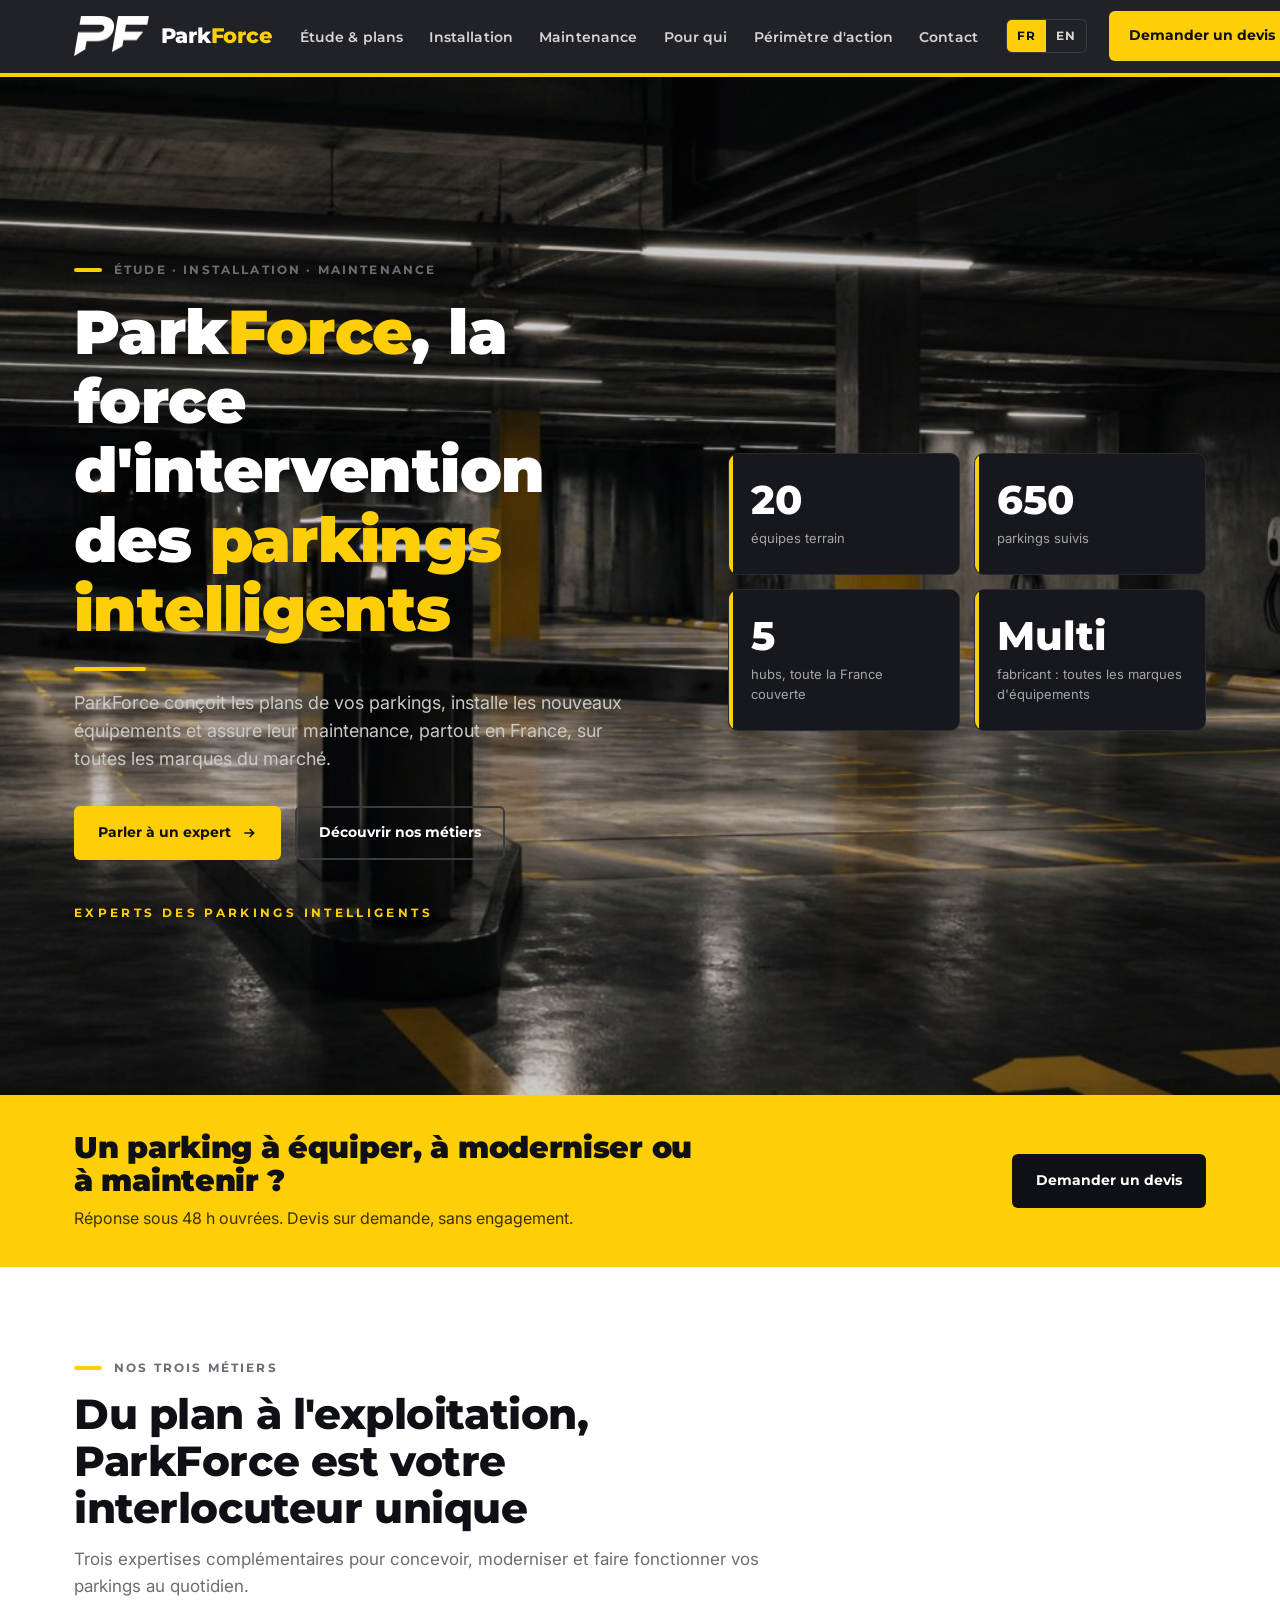
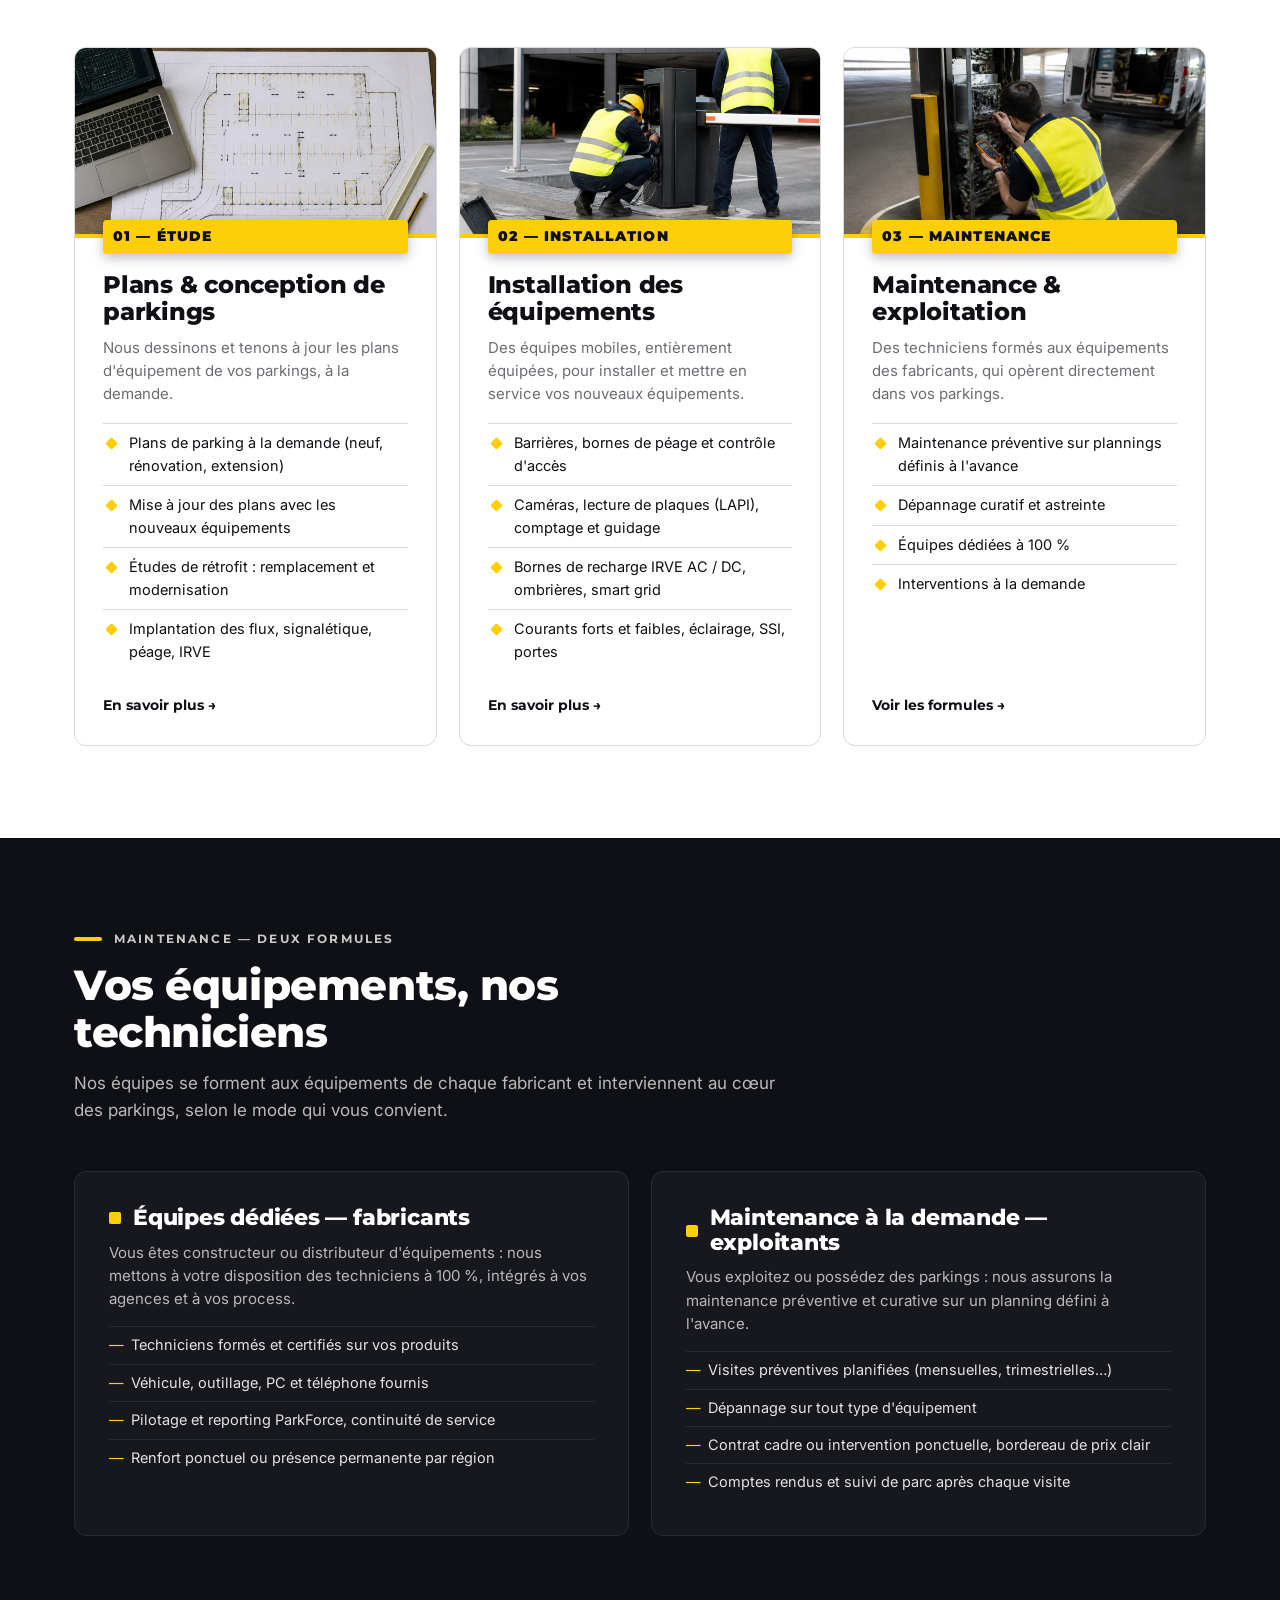
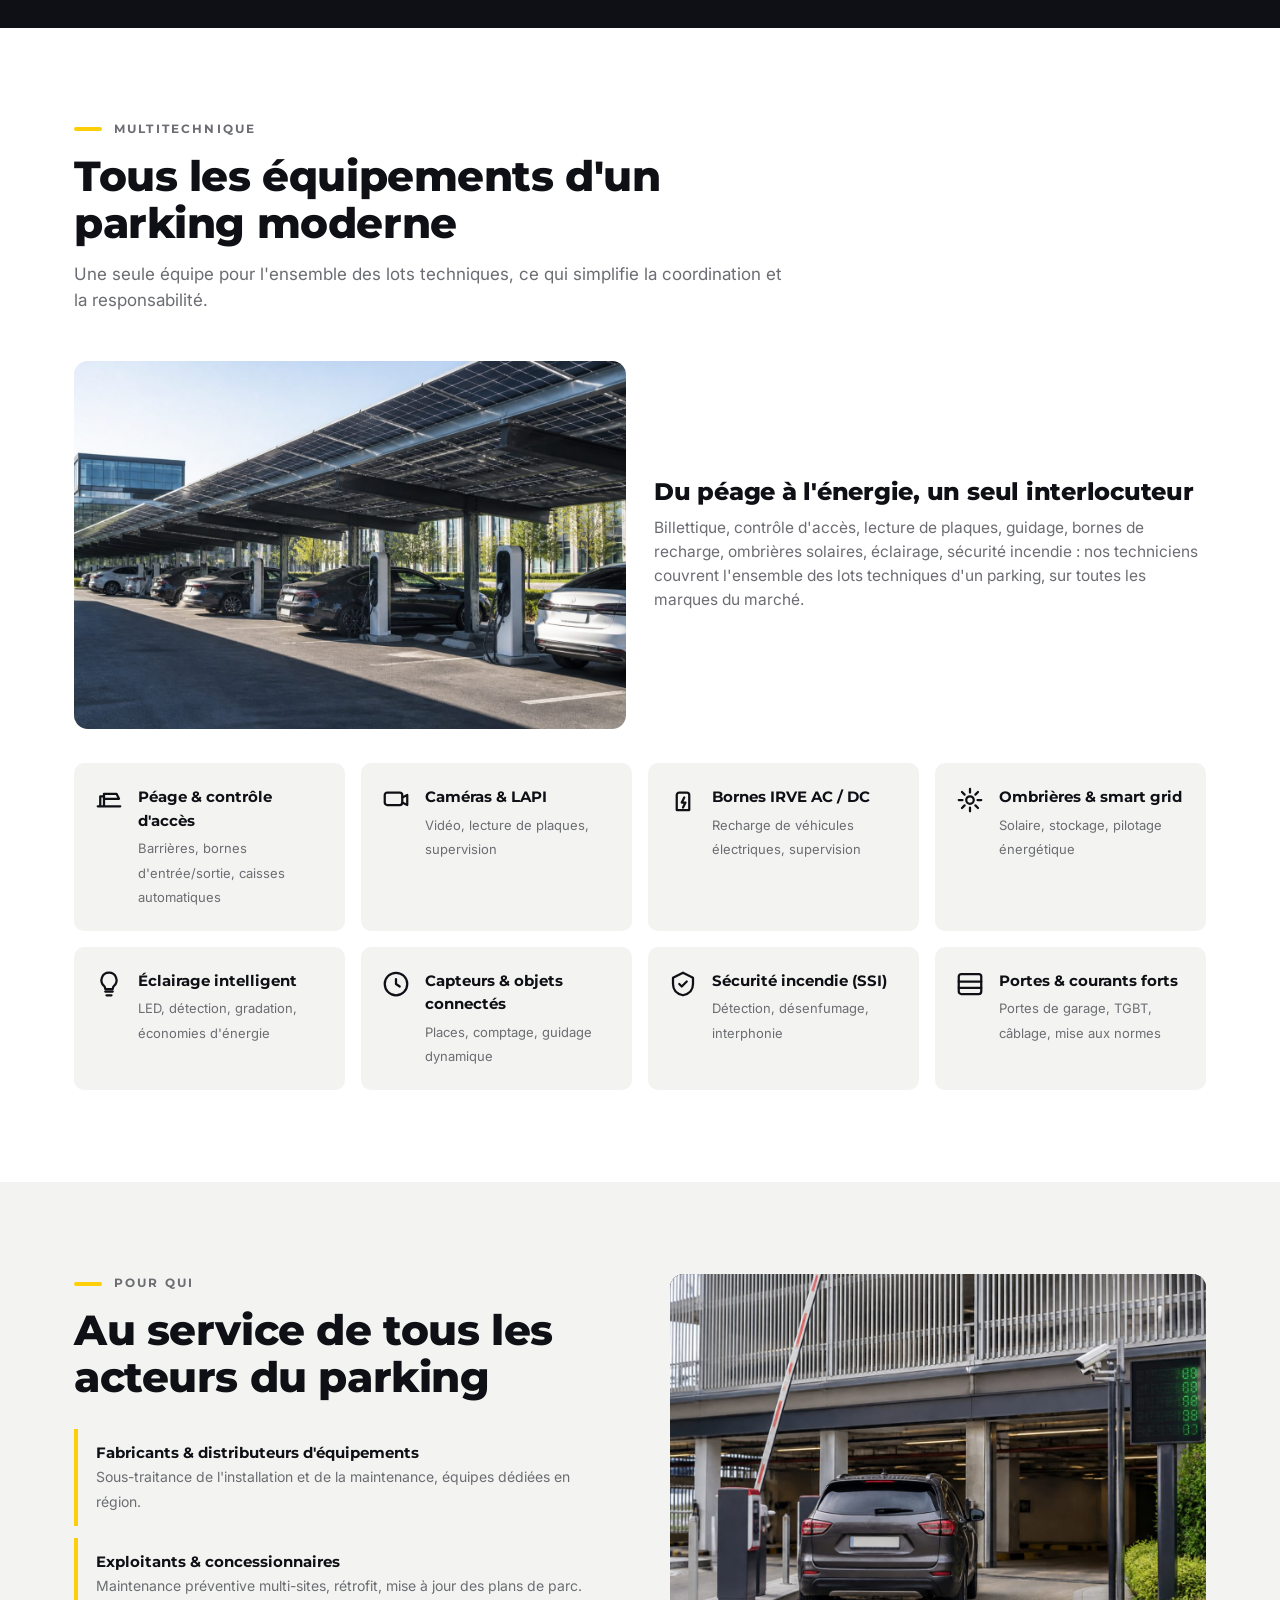
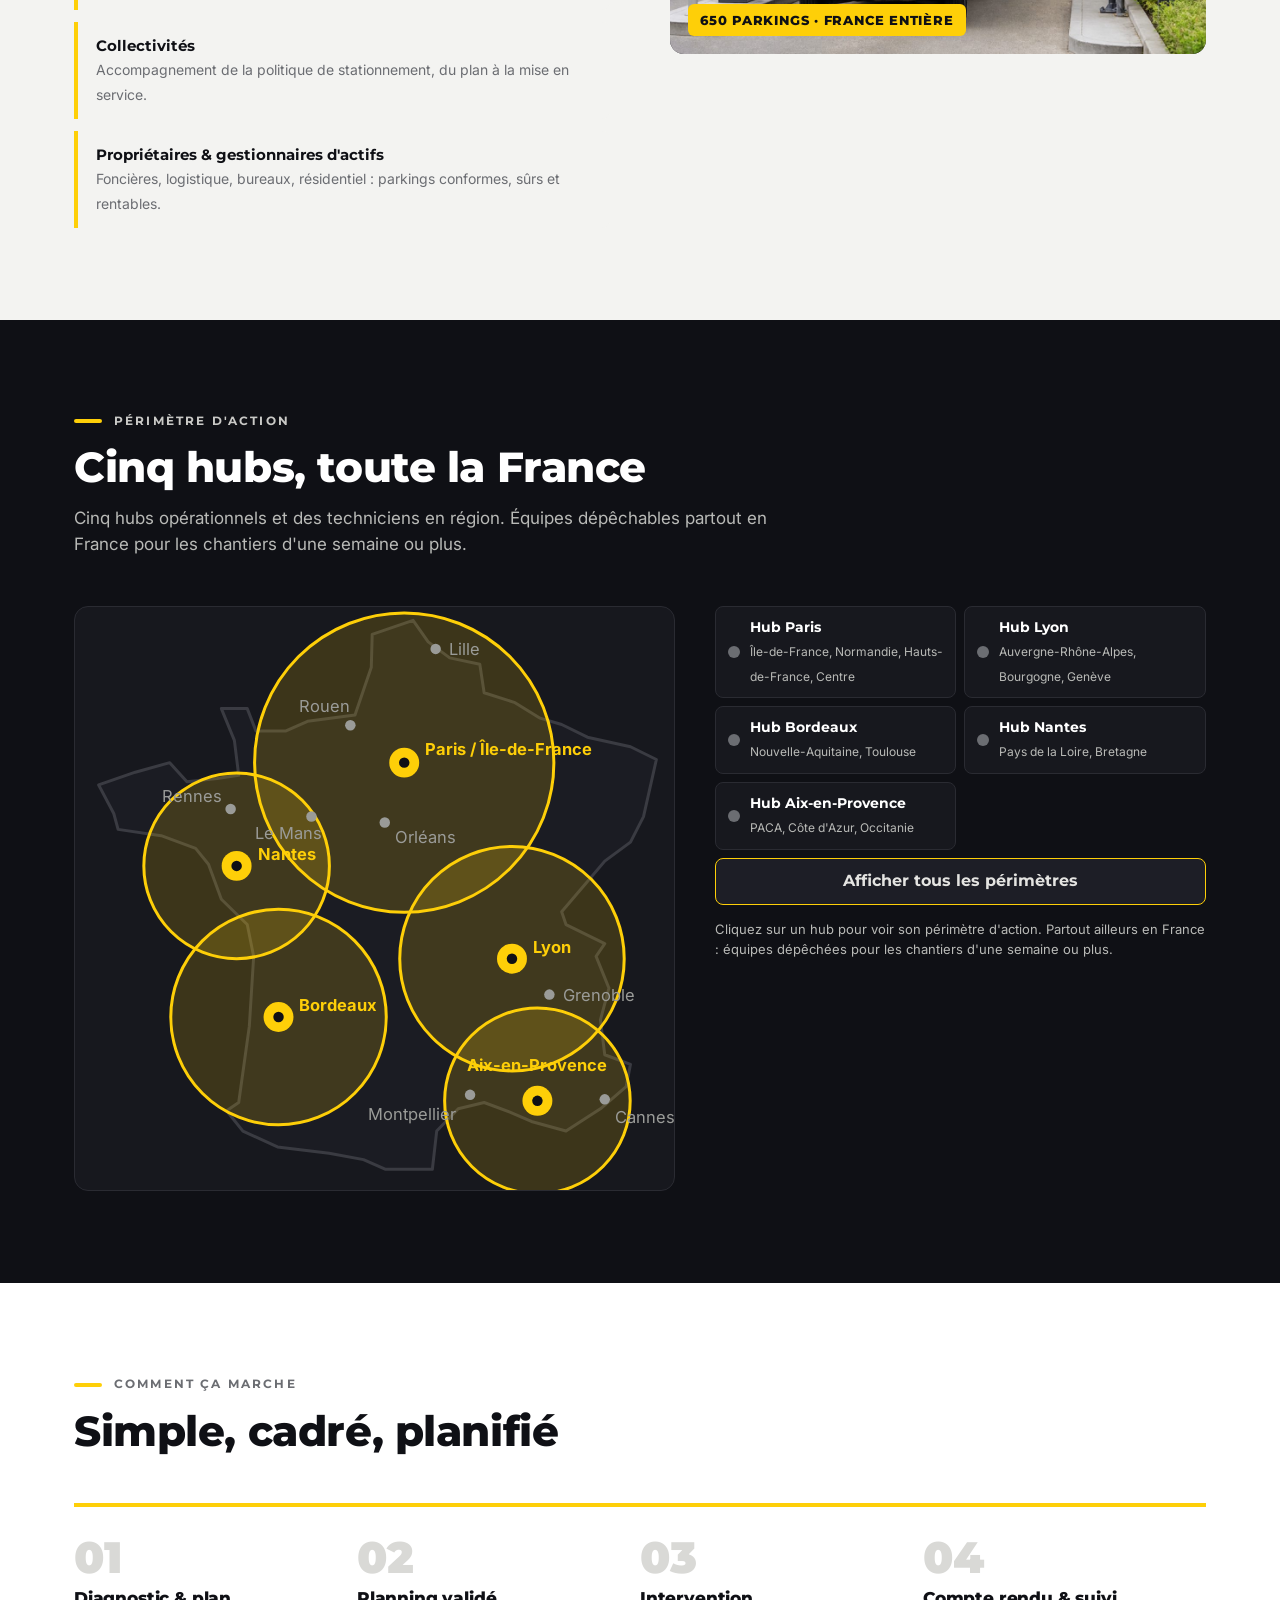
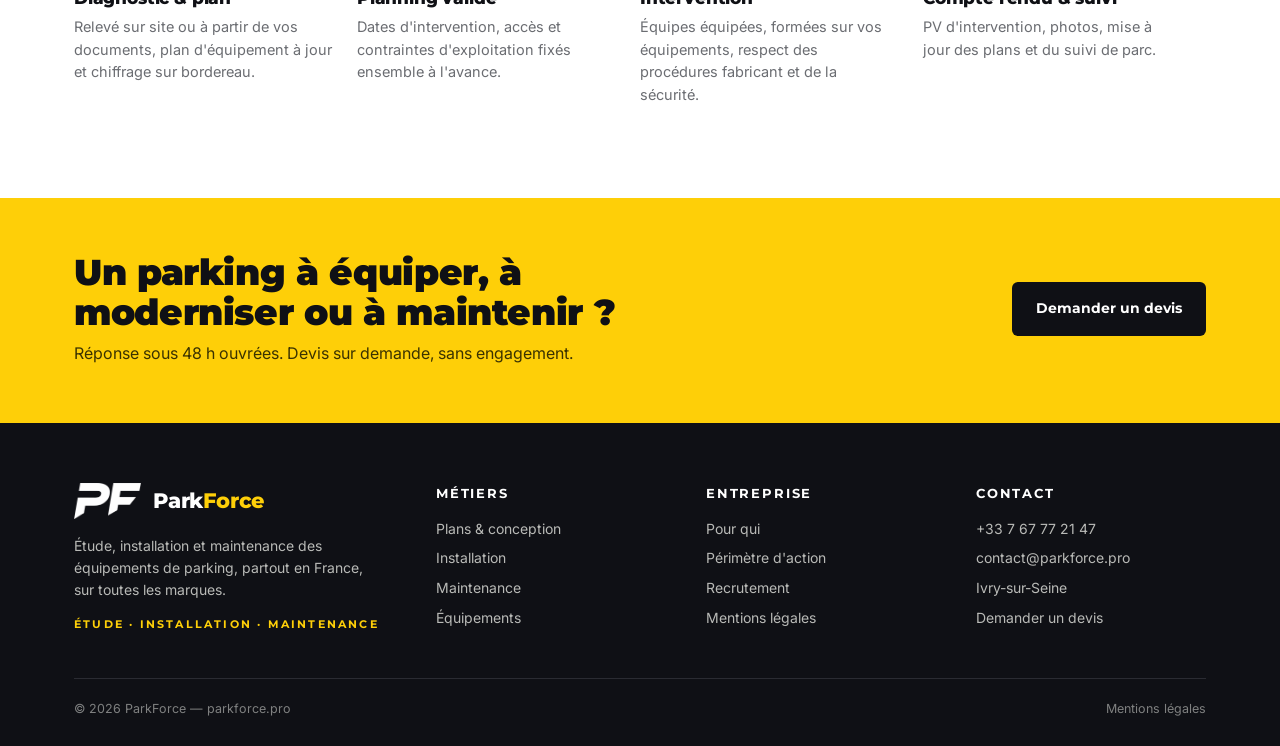
<file: index.html>
<!DOCTYPE html>
<html lang="fr">
<head>
<meta charset="utf-8">
<meta name="viewport" content="width=device-width, initial-scale=1">
<title>ParkForce — Experts des parkings intelligents</title>
<meta name="description" content="ParkForce : étude et plans de parking, installation et maintenance des équipements de parking partout en France, sur toutes les marques.">
<link rel="canonical" href="https://parkforce.pro/index.html">
<link rel="alternate" hreflang="fr" href="https://parkforce.pro/index.html">
<link rel="alternate" hreflang="en" href="https://parkforce.pro/en/index.html">
<link rel="icon" href="assets/favicon.png" type="image/png">
<meta property="og:title" content="ParkForce — Experts des parkings intelligents"><meta property="og:description" content="ParkForce : étude et plans de parking, installation et maintenance des équipements de parking partout en France, sur toutes les marques."><meta property="og:image" content="https://parkforce.pro/assets/og.png"><meta property="og:type" content="website">
<link rel="preconnect" href="https://fonts.googleapis.com">
<link href="https://fonts.googleapis.com/css2?family=Montserrat:wght@500;700;800;900&family=Inter:wght@400;500;600&display=swap" rel="stylesheet">
<link rel="stylesheet" href="assets/site.css">
</head>
<body>
<header>
  <div class="wrap nav">
    <a class="logo" href="index.html" aria-label="ParkForce"><img src="assets/logo-blanc.png" alt="ParkForce"><span class="wordmark">Park<em>Force</em></span></a>
    <ul><li><a href="etude.html">Étude & plans</a></li><li><a href="installation.html">Installation</a></li><li><a href="maintenance.html">Maintenance</a></li><li><a href="index.html#pourqui">Pour qui</a></li><li><a href="index.html#couverture">Périmètre d'action</a></li><li><a href="contact.html">Contact</a></li></ul>
    <div class="right">
      <span class="tel">+33 7 67 77 21 47</span>
      <div class="langsw"><span>FR</span><a href="en/index.html" hreflang="en">EN</a></div>
      <a class="btn btn-y" href="contact.html#form">Demander un devis</a>
      <button class="burger" aria-label="Menu" onclick="document.getElementById('mnav').classList.toggle('open')">☰</button>
    </div>
  </div>
  <nav class="mobile-nav" id="mnav"><a href="etude.html">Étude & plans</a><a href="installation.html">Installation</a><a href="maintenance.html">Maintenance</a><a href="index.html#pourqui">Pour qui</a><a href="index.html#couverture">Périmètre d'action</a><a href="contact.html">Contact</a><a href="en/index.html">EN</a></nav>
</header>
<div class="hazard"></div>

<section class="hero" id="top">
  <img class="hero-photo" src="assets/img/hero.jpg" alt="">
  <svg class="hero-art" viewBox="0 0 1200 600" preserveAspectRatio="xMaxYMid slice" aria-hidden="true">
      <defs><linearGradient id="g1" x1="0" y1="0" x2="0" y2="1"><stop offset="0" stop-color="#0F1015"/><stop offset="1" stop-color="#1b1c23"/></linearGradient>
      <linearGradient id="g2" x1="0" y1="0" x2="1" y2="0"><stop offset="0" stop-color="#0F1015" stop-opacity="1"/><stop offset=".6" stop-color="#0F1015" stop-opacity="0"/></linearGradient></defs>
      <rect width="1200" height="600" fill="url(#g1)"/>
      <g stroke="#2b2c33" stroke-width="2" fill="none">
        <path d="M0 600 L600 300 M150 600 L600 300 M300 600 L600 300 M450 600 L600 300 M750 600 L600 300 M900 600 L600 300 M1050 600 L600 300 M1200 600 L600 300 M1200 470 L600 300 M1200 380 L600 300 M0 470 L600 300 M0 380 L600 300"/>
        <path d="M0 600 L1200 600 M80 560 L1120 560 M170 515 L1030 515 M250 475 L950 475 M320 440 L880 440 M380 410 L820 410 M430 385 L770 385"/>
      </g>
      <g stroke="#FECF08" stroke-width="5" stroke-linecap="round" opacity=".85">
        <path d="M640 600 L612 320 M760 600 L628 320 M880 600 L644 320 M1000 600 L660 320 M1120 600 L676 320"/>
      </g>
      <g fill="#FECF08" opacity=".9"><rect x="700" y="300" width="18" height="300" rx="3"/><rect x="960" y="300" width="26" height="300" rx="3"/><rect x="1150" y="300" width="34" height="300" rx="3"/></g>
      <g fill="#23242b"><rect x="700" y="60" width="18" height="240"/><rect x="960" y="40" width="26" height="260"/><rect x="1150" y="20" width="34" height="280"/></g>
      <g fill="#FFD32D" opacity=".55"><rect x="640" y="150" width="120" height="6" rx="3"/><rect x="820" y="130" width="140" height="6" rx="3"/><rect x="1010" y="110" width="140" height="6" rx="3"/></g>
      <rect width="1200" height="600" fill="url(#g2)"/>
    </svg>
  <div class="wrap">
    <div>
      <div class="eyebrow">Étude · Installation · Maintenance</div>
      <h1><span class="brand">Park<em>Force</em></span>, la force d'intervention des <em>parkings intelligents</em></h1>
      <div class="hazard-thin"></div>
      <p class="lead" style="margin-top:18px">ParkForce conçoit les plans de vos parkings, installe les nouveaux équipements et assure leur maintenance, partout en France, sur toutes les marques du marché.</p>
      <div class="ctas">
        <a class="btn btn-y" href="contact.html">Parler à un expert <svg viewBox="0 0 24 24" fill="none" stroke="currentColor" stroke-width="2.4"><path d="M5 12h14M13 6l6 6-6 6"/></svg></a>
        <a class="btn btn-ghost" href="#metiers">Découvrir nos métiers</a>
      </div>
      <div class="sig">Experts des parkings intelligents</div>
    </div>
    <div class="kpis"><div class="kpi"><b>20</b><span>équipes terrain</span></div><div class="kpi"><b>650</b><span>parkings suivis</span></div><div class="kpi"><b>5</b><span>hubs, toute la France couverte</span></div><div class="kpi"><b>Multi</b><span>fabricant : toutes les marques d'équipements</span></div></div>
  </div>
</section>
<div class="cta cta-top"><div class="wrap"><div><h2>Un parking à équiper, à moderniser ou à maintenir ?</h2><p>Réponse sous 48 h ouvrées. Devis sur demande, sans engagement.</p></div><a class="btn btn-dark" href="contact.html#form">Demander un devis</a></div></div>
<section id="metiers"><div class="wrap">
  <div class="sec-head"><div class="eyebrow">Nos trois métiers</div><h2>Du plan à l'exploitation, ParkForce est votre interlocuteur unique</h2><p>Trois expertises complémentaires pour concevoir, moderniser et faire fonctionner vos parkings au quotidien.</p></div>
  <div class="metiers"><article class="metier"><div class="ph"><img src="assets/img/etude.jpg" alt="" loading="lazy"></div><div class="bd"><span class="num">01 — ÉTUDE</span><h3>Plans & conception de parkings</h3><p>Nous dessinons et tenons à jour les plans d'équipement de vos parkings, à la demande.</p><ul><li>Plans de parking à la demande (neuf, rénovation, extension)</li><li>Mise à jour des plans avec les nouveaux équipements</li><li>Études de rétrofit : remplacement et modernisation</li><li>Implantation des flux, signalétique, péage, IRVE</li></ul><a class="more" href="etude.html">En savoir plus →</a></div></article><article class="metier"><div class="ph"><img src="assets/img/installation.jpg" alt="" loading="lazy"></div><div class="bd"><span class="num">02 — INSTALLATION</span><h3>Installation des équipements</h3><p>Des équipes mobiles, entièrement équipées, pour installer et mettre en service vos nouveaux équipements.</p><ul><li>Barrières, bornes de péage et contrôle d'accès</li><li>Caméras, lecture de plaques (LAPI), comptage et guidage</li><li>Bornes de recharge IRVE AC / DC, ombrières, smart grid</li><li>Courants forts et faibles, éclairage, SSI, portes</li></ul><a class="more" href="installation.html">En savoir plus →</a></div></article><article class="metier"><div class="ph"><img src="assets/img/maintenance.jpg" alt="" loading="lazy"></div><div class="bd"><span class="num">03 — MAINTENANCE</span><h3>Maintenance & exploitation</h3><p>Des techniciens formés aux équipements des fabricants, qui opèrent directement dans vos parkings.</p><ul><li>Maintenance préventive sur plannings définis à l'avance</li><li>Dépannage curatif et astreinte</li><li>Équipes dédiées à 100 %</li><li>Interventions à la demande</li></ul><a class="more" href="maintenance.html">Voir les formules →</a></div></article></div>
</div></section>
<section class="dark" id="modes"><div class="wrap">
  <div class="sec-head"><div class="eyebrow">Maintenance — deux formules</div><h2>Vos équipements, nos techniciens</h2><p style="color:#b9bab7">Nos équipes se forment aux équipements de chaque fabricant et interviennent au cœur des parkings, selon le mode qui vous convient.</p></div>
  <div class="modes"><div class="mode"><h3><i></i>Équipes dédiées — fabricants</h3><p>Vous êtes constructeur ou distributeur d'équipements : nous mettons à votre disposition des techniciens à 100 %, intégrés à vos agences et à vos process.</p><ul><li>Techniciens formés et certifiés sur vos produits</li><li>Véhicule, outillage, PC et téléphone fournis</li><li>Pilotage et reporting ParkForce, continuité de service</li><li>Renfort ponctuel ou présence permanente par région</li></ul></div><div class="mode"><h3><i></i>Maintenance à la demande — exploitants</h3><p>Vous exploitez ou possédez des parkings : nous assurons la maintenance préventive et curative sur un planning défini à l'avance.</p><ul><li>Visites préventives planifiées (mensuelles, trimestrielles…)</li><li>Dépannage sur tout type d'équipement</li><li>Contrat cadre ou intervention ponctuelle, bordereau de prix clair</li><li>Comptes rendus et suivi de parc après chaque visite</li></ul></div></div>
</div></section>
<section id="equipements"><div class="wrap">
  <div class="sec-head"><div class="eyebrow">Multitechnique</div><h2>Tous les équipements d'un parking moderne</h2><p>Une seule équipe pour l'ensemble des lots techniques, ce qui simplifie la coordination et la responsabilité.</p></div>
  <div class="equip-feature"><img src="assets/img/ombrieres.jpg" alt="" loading="lazy"><div><h3>Du péage à l'énergie, un seul interlocuteur</h3><p>Billettique, contrôle d'accès, lecture de plaques, guidage, bornes de recharge, ombrières solaires, éclairage, sécurité incendie : nos techniciens couvrent l'ensemble des lots techniques d'un parking, sur toutes les marques du marché.</p></div></div>
  <div class="equip"><div class="eq"><svg viewBox="0 0 24 24"><path d="M3 17h18M5 17V9h3v8M8 11h12l-2-4H8z"/></svg><div><b>Péage & contrôle d'accès</b><span>Barrières, bornes d'entrée/sortie, caisses automatiques</span></div></div><div class="eq"><svg viewBox="0 0 24 24"><rect x="3" y="6" width="14" height="10" rx="2"/><path d="M17 10l4-2v8l-4-2"/></svg><div><b>Caméras & LAPI</b><span>Vidéo, lecture de plaques, supervision</span></div></div><div class="eq"><svg viewBox="0 0 24 24"><path d="M7 20V8a2 2 0 012-2h6a2 2 0 012 2v12M7 20h10M13 10l-2 4h3l-2 4"/></svg><div><b>Bornes IRVE AC / DC</b><span>Recharge de véhicules électriques, supervision</span></div></div><div class="eq"><svg viewBox="0 0 24 24"><circle cx="12" cy="12" r="3"/><path d="M12 3v3M12 18v3M3 12h3M18 12h3M5.6 5.6l2.1 2.1M16.3 16.3l2.1 2.1M5.6 18.4l2.1-2.1M16.3 7.7l2.1-2.1"/></svg><div><b>Ombrières & smart grid</b><span>Solaire, stockage, pilotage énergétique</span></div></div><div class="eq"><svg viewBox="0 0 24 24"><path d="M9 18h6M10 21h4M12 3a6 6 0 00-4 10.5c.7.6 1 1.3 1 2.5h6c0-1.2.3-1.9 1-2.5A6 6 0 0012 3z"/></svg><div><b>Éclairage intelligent</b><span>LED, détection, gradation, économies d'énergie</span></div></div><div class="eq"><svg viewBox="0 0 24 24"><circle cx="12" cy="12" r="9"/><path d="M12 8v4l3 2"/></svg><div><b>Capteurs & objets connectés</b><span>Places, comptage, guidage dynamique</span></div></div><div class="eq"><svg viewBox="0 0 24 24"><path d="M12 3l8 4v5c0 5-3.5 8-8 9-4.5-1-8-4-8-9V7z"/><path d="M9 12l2 2 4-4"/></svg><div><b>Sécurité incendie (SSI)</b><span>Détection, désenfumage, interphonie</span></div></div><div class="eq"><svg viewBox="0 0 24 24"><rect x="3" y="4" width="18" height="16" rx="2"/><path d="M3 10h18M3 15h18"/></svg><div><b>Portes & courants forts</b><span>Portes de garage, TGBT, câblage, mise aux normes</span></div></div></div>
</div></section>
<section id="pourqui" style="background:var(--pf-light)"><div class="wrap split">
  <div><div class="sec-head" style="margin-bottom:28px"><div class="eyebrow">Pour qui</div><h2>Au service de tous les acteurs du parking</h2></div><ul class="clients"><li><b>Fabricants & distributeurs d'équipements</b><span>Sous-traitance de l'installation et de la maintenance, équipes dédiées en région.</span></li><li><b>Exploitants & concessionnaires</b><span>Maintenance préventive multi-sites, rétrofit, mise à jour des plans de parc.</span></li><li><b>Collectivités</b><span>Accompagnement de la politique de stationnement, du plan à la mise en service.</span></li><li><b>Propriétaires & gestionnaires d'actifs</b><span>Foncières, logistique, bureaux, résidentiel : parkings conformes, sûrs et rentables.</span></li></ul></div>
  <div class="who-img"><img src="assets/img/exploitant.jpg" alt=""><span class="tag">650 PARKINGS · FRANCE ENTIÈRE</span></div>
</div></section>
<section class="dark" id="couverture"><div class="wrap">
  <div class="sec-head"><div class="eyebrow">Périmètre d'action</div><h2>Cinq hubs, toute la France</h2><p style="color:#b9bab7">Cinq hubs opérationnels et des techniciens en région. Équipes dépêchables partout en France pour les chantiers d'une semaine ou plus.</p></div>
  <div class="cover">
    <div class="map">
    <svg id="pfmap" viewBox="0 0 400 390" aria-hidden="true">
      <path d="M225.9 8.9 L198.6 18.3 L198.0 40.3 L187.1 72.2 L155.4 76.4 L141.0 82.8 L120.9 82.8 L115.1 67.9 L97.8 67.9 L106.5 89.1 L109.4 112.5 L95.0 114.6 L74.8 116.7 L63.3 104.0 L40.3 110.4 L15.8 118.9 L25.9 138.0 L28.8 148.6 L57.6 152.8 L80.6 161.3 L89.2 171.9 L97.8 195.3 L115.1 212.2 L119.4 233.5 L116.5 280.1 L109.4 331.1 L101.3 336.6 L112.2 350.2 L135.3 360.8 L169.8 365.0 L192.8 369.3 L207.2 375.7 L238.8 375.7 L241.7 350.2 L256.1 335.3 L273.4 331.1 L290.6 337.5 L305.0 343.8 L328.1 350.2 L351.1 335.3 L368.3 320.5 L371.2 305.6 L354.0 299.2 L351.1 275.9 L356.8 254.7 L348.2 233.5 L354.0 225.0 L328.1 212.2 L325.2 203.7 L339.6 186.8 L354.0 169.8 L371.2 157.1 L379.9 140.1 L388.5 101.9 L371.2 93.4 L342.4 87.0 L325.2 78.5 L310.8 74.3 L293.5 63.7 L273.4 57.3 L270.5 38.2 L250.4 34.0 L236.0 23.3 L225.9 8.9 Z" fill="#1b1c23" stroke="#3a3b42" stroke-width="2" stroke-linejoin="round"/>
      <g id="zones">
        <circle class="zone" data-hub="paris" cx="220" cy="104" r="100"/>
        <circle class="zone" data-hub="lyon" cx="292" cy="235" r="75"/>
        <circle class="zone" data-hub="bordeaux" cx="136" cy="274" r="72"/>
        <circle class="zone" data-hub="nantes" cx="108" cy="173" r="62"/>
        <circle class="zone" data-hub="aix" cx="309" cy="330" r="62"/>
      </g>
      <g font-family="Inter,Arial" font-size="11" fill="#e4e4e1">
        <g class="hub" data-hub="paris"><circle class="ring" cx="220" cy="104" r="10" fill="#FECF08"/><circle cx="220" cy="104" r="3.5" fill="#0F1015"/><text x="234" y="99" font-weight="700" fill="#FECF08">Paris / Île-de-France</text></g>
        <g class="hub" data-hub="lyon"><circle class="ring" cx="292" cy="235" r="10" fill="#FECF08"/><circle cx="292" cy="235" r="3.5" fill="#0F1015"/><text x="306" y="231" font-weight="700" fill="#FECF08">Lyon</text></g>
        <g class="hub" data-hub="bordeaux"><circle class="ring" cx="136" cy="274" r="10" fill="#FECF08"/><circle cx="136" cy="274" r="3.5" fill="#0F1015"/><text x="150" y="270" font-weight="700" fill="#FECF08">Bordeaux</text></g>
        <g class="hub" data-hub="nantes"><circle class="ring" cx="108" cy="173" r="10" fill="#FECF08"/><circle cx="108" cy="173" r="3.5" fill="#0F1015"/><text x="122" y="169" font-weight="700" fill="#FECF08">Nantes</text></g>
        <g class="hub" data-hub="aix"><circle class="ring" cx="309" cy="330" r="10" fill="#FECF08"/><circle cx="309" cy="330" r="3.5" fill="#0F1015"/><text x="262" y="310" font-weight="700" fill="#FECF08">Aix-en-Provence</text></g>
        <circle cx="241" cy="28" r="3.5" fill="#9a9b98"/><text x="250" y="32" fill="#9a9b98">Lille</text>
        <circle cx="184" cy="79" r="3.5" fill="#9a9b98"/><text x="150" y="70" fill="#9a9b98">Rouen</text>
        <circle cx="158" cy="140" r="3.5" fill="#9a9b98"/><text x="120" y="155" fill="#9a9b98">Le Mans</text>
        <circle cx="207" cy="144" r="3.5" fill="#9a9b98"/><text x="214" y="158" fill="#9a9b98">Orléans</text>
        <circle cx="104" cy="135" r="3.5" fill="#9a9b98"/><text x="58" y="130" fill="#9a9b98">Rennes</text>
        <circle cx="264" cy="326" r="3.5" fill="#9a9b98"/><text x="196" y="343" fill="#9a9b98">Montpellier</text>
        <circle cx="354" cy="329" r="3.5" fill="#9a9b98"/><text x="361" y="345" fill="#9a9b98">Cannes</text>
        <circle cx="317" cy="259" r="3.5" fill="#9a9b98"/><text x="326" y="263" fill="#9a9b98">Grenoble</text>
      </g>
    </svg>
    </div>
    <div class="hublist">
      <button class="hubbtn" data-hub="paris"><i></i><div><b>Hub Paris</b><span>Île-de-France, Normandie, Hauts-de-France, Centre</span></div></button><button class="hubbtn" data-hub="lyon"><i></i><div><b>Hub Lyon</b><span>Auvergne-Rhône-Alpes, Bourgogne, Genève</span></div></button><button class="hubbtn" data-hub="bordeaux"><i></i><div><b>Hub Bordeaux</b><span>Nouvelle-Aquitaine, Toulouse</span></div></button><button class="hubbtn" data-hub="nantes"><i></i><div><b>Hub Nantes</b><span>Pays de la Loire, Bretagne</span></div></button><button class="hubbtn" data-hub="aix"><i></i><div><b>Hub Aix-en-Provence</b><span>PACA, Côte d'Azur, Occitanie</span></div></button>
      <button class="hubbtn all" data-hub="all">Afficher tous les périmètres</button>
      <p style="font-size:13px;color:#b9bab7;margin-top:6px;grid-column:1/-1">Cliquez sur un hub pour voir son périmètre d'action. Partout ailleurs en France : équipes dépêchées pour les chantiers d'une semaine ou plus.</p>
    </div>
  </div>
</div></section>
<script>
(function(){var zones=document.querySelectorAll('#pfmap .zone'),hubs=document.querySelectorAll('#pfmap .hub'),btns=document.querySelectorAll('.hubbtn');
function sel(h){zones.forEach(function(z){z.classList.toggle('on',h==='all'||z.dataset.hub===h)});hubs.forEach(function(x){x.classList.toggle('on',x.dataset.hub===h)});btns.forEach(function(b){b.classList.toggle('on',b.dataset.hub===h)});}
btns.forEach(function(b){b.addEventListener('click',function(){sel(b.dataset.hub)})});
hubs.forEach(function(x){x.addEventListener('click',function(){sel(x.dataset.hub)});x.addEventListener('mouseenter',function(){sel(x.dataset.hub)})});
sel('all');})();
</script>
</div></section>
<section><div class="wrap">
  <div class="sec-head"><div class="eyebrow">Comment ça marche</div><h2>Simple, cadré, planifié</h2></div>
  <div class="steps"><div class="step"><h4>Diagnostic & plan</h4><p>Relevé sur site ou à partir de vos documents, plan d'équipement à jour et chiffrage sur bordereau.</p></div><div class="step"><h4>Planning validé</h4><p>Dates d'intervention, accès et contraintes d'exploitation fixés ensemble à l'avance.</p></div><div class="step"><h4>Intervention</h4><p>Équipes équipées, formées sur vos équipements, respect des procédures fabricant et de la sécurité.</p></div><div class="step"><h4>Compte rendu & suivi</h4><p>PV d'intervention, photos, mise à jour des plans et du suivi de parc.</p></div></div>
</div></section>
<div class="cta"><div class="wrap"><div><h2>Un parking à équiper, à moderniser ou à maintenir ?</h2><p>Réponse sous 48 h ouvrées. Devis sur demande, sans engagement.</p></div><a class="btn btn-dark" href="contact.html#form">Demander un devis</a></div></div>

<footer>
  <div class="wrap">
    <div class="cols">
      <div>
        <div style="display:flex;align-items:center;gap:12px;margin-bottom:16px"><img src="assets/logo-blanc.png" alt="ParkForce" style="margin:0"><span class="wordmark">Park<em>Force</em></span></div>
        <p style="font-size:14px;max-width:300px">Étude, installation et maintenance des équipements de parking, partout en France, sur toutes les marques.</p>
        <p class="sig" style="margin-top:16px">Étude · Installation · Maintenance</p>
      </div>
      <div><h5>Métiers</h5><ul><li><a href="etude.html">Plans & conception</a></li><li><a href="installation.html">Installation</a></li><li><a href="maintenance.html">Maintenance</a></li><li><a href="index.html#equipements">Équipements</a></li></ul></div><div><h5>Entreprise</h5><ul><li><a href="index.html#pourqui">Pour qui</a></li><li><a href="index.html#couverture">Périmètre d'action</a></li><li><a href="contact.html">Recrutement</a></li><li><a href="mentions-legales.html">Mentions légales</a></li></ul></div><div><h5>Contact</h5><ul><li>+33 7 67 77 21 47</li><li>contact@parkforce.pro</li><li>Ivry-sur-Seine</li><li><a href="contact.html">Demander un devis</a></li></ul></div>
    </div>
    <div class="legal"><span>© 2026 ParkForce — parkforce.pro</span><span><a href="mentions-legales.html">Mentions légales</a></span></div>
  </div>
</footer>
<script>window.PF_CHAT_ENDPOINT="";</script>
<script src="assets/chat.js" defer></script>
</body>
</html>
</file>
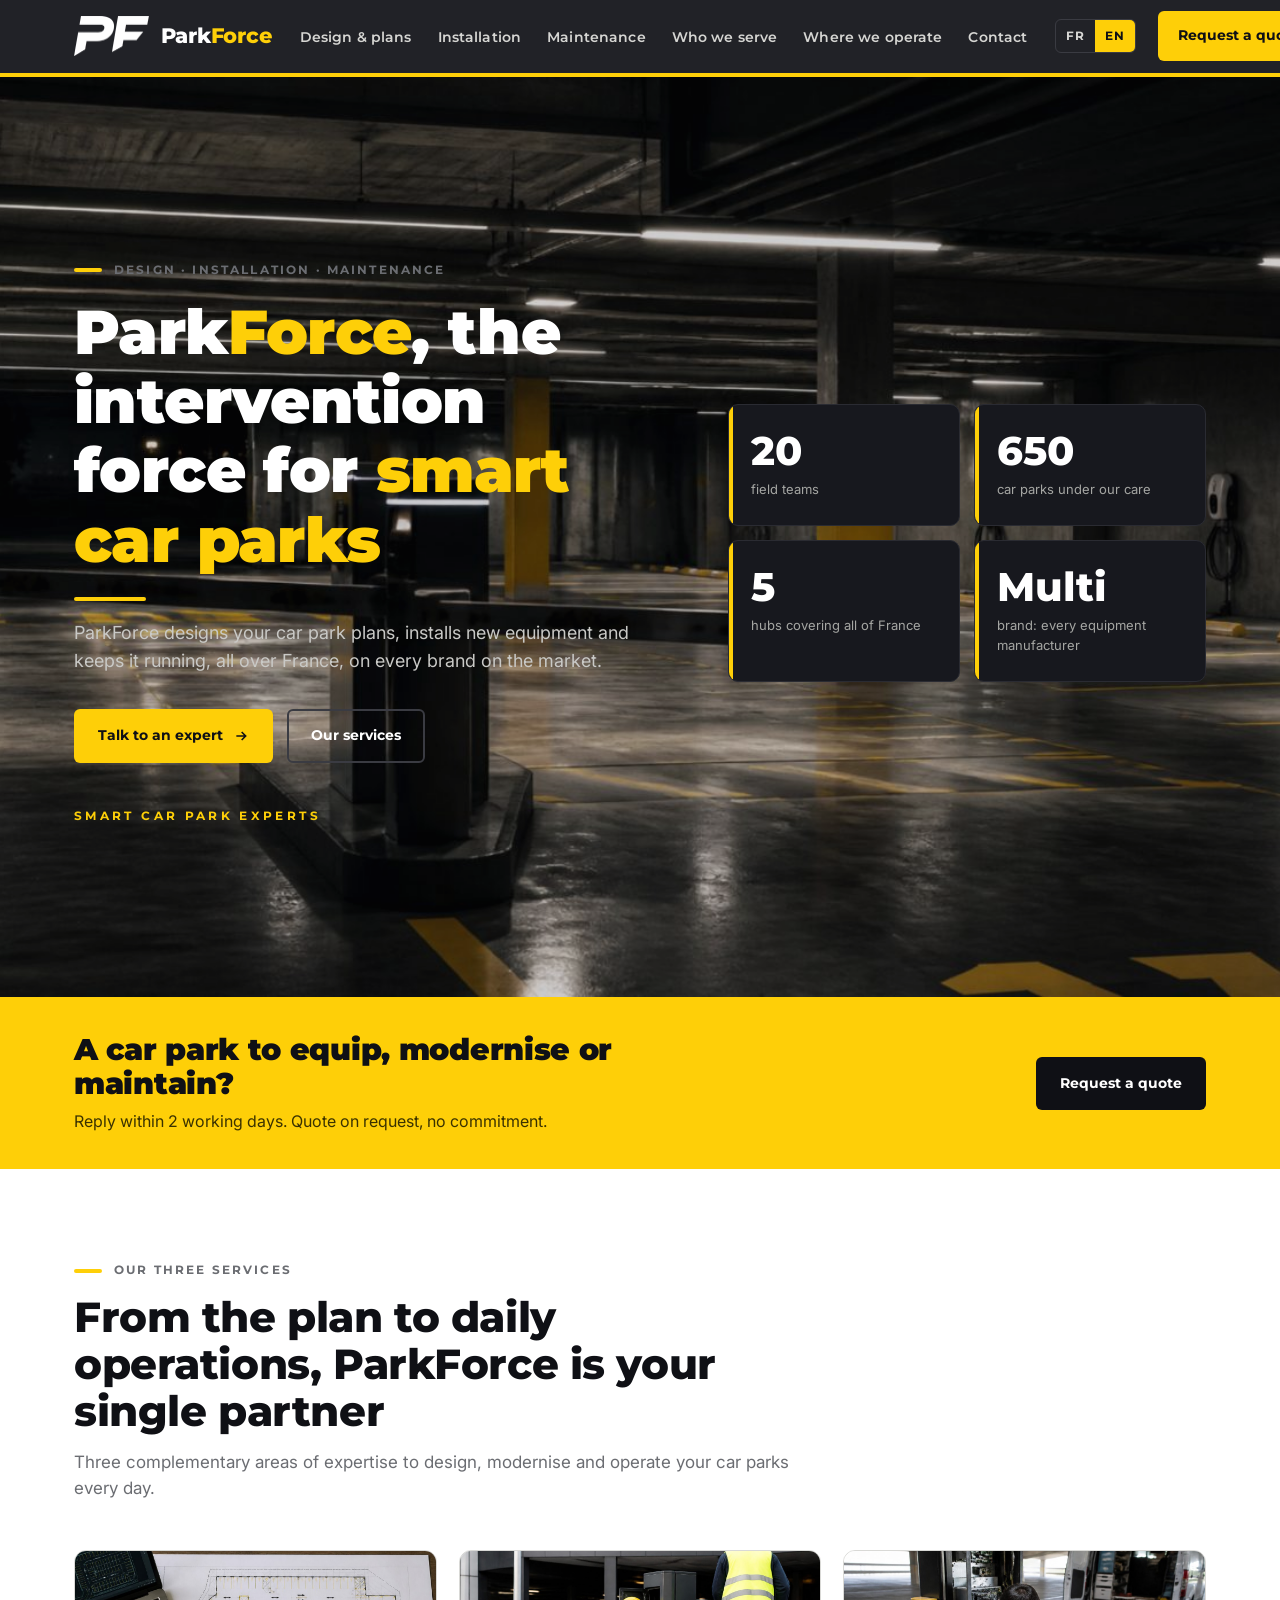
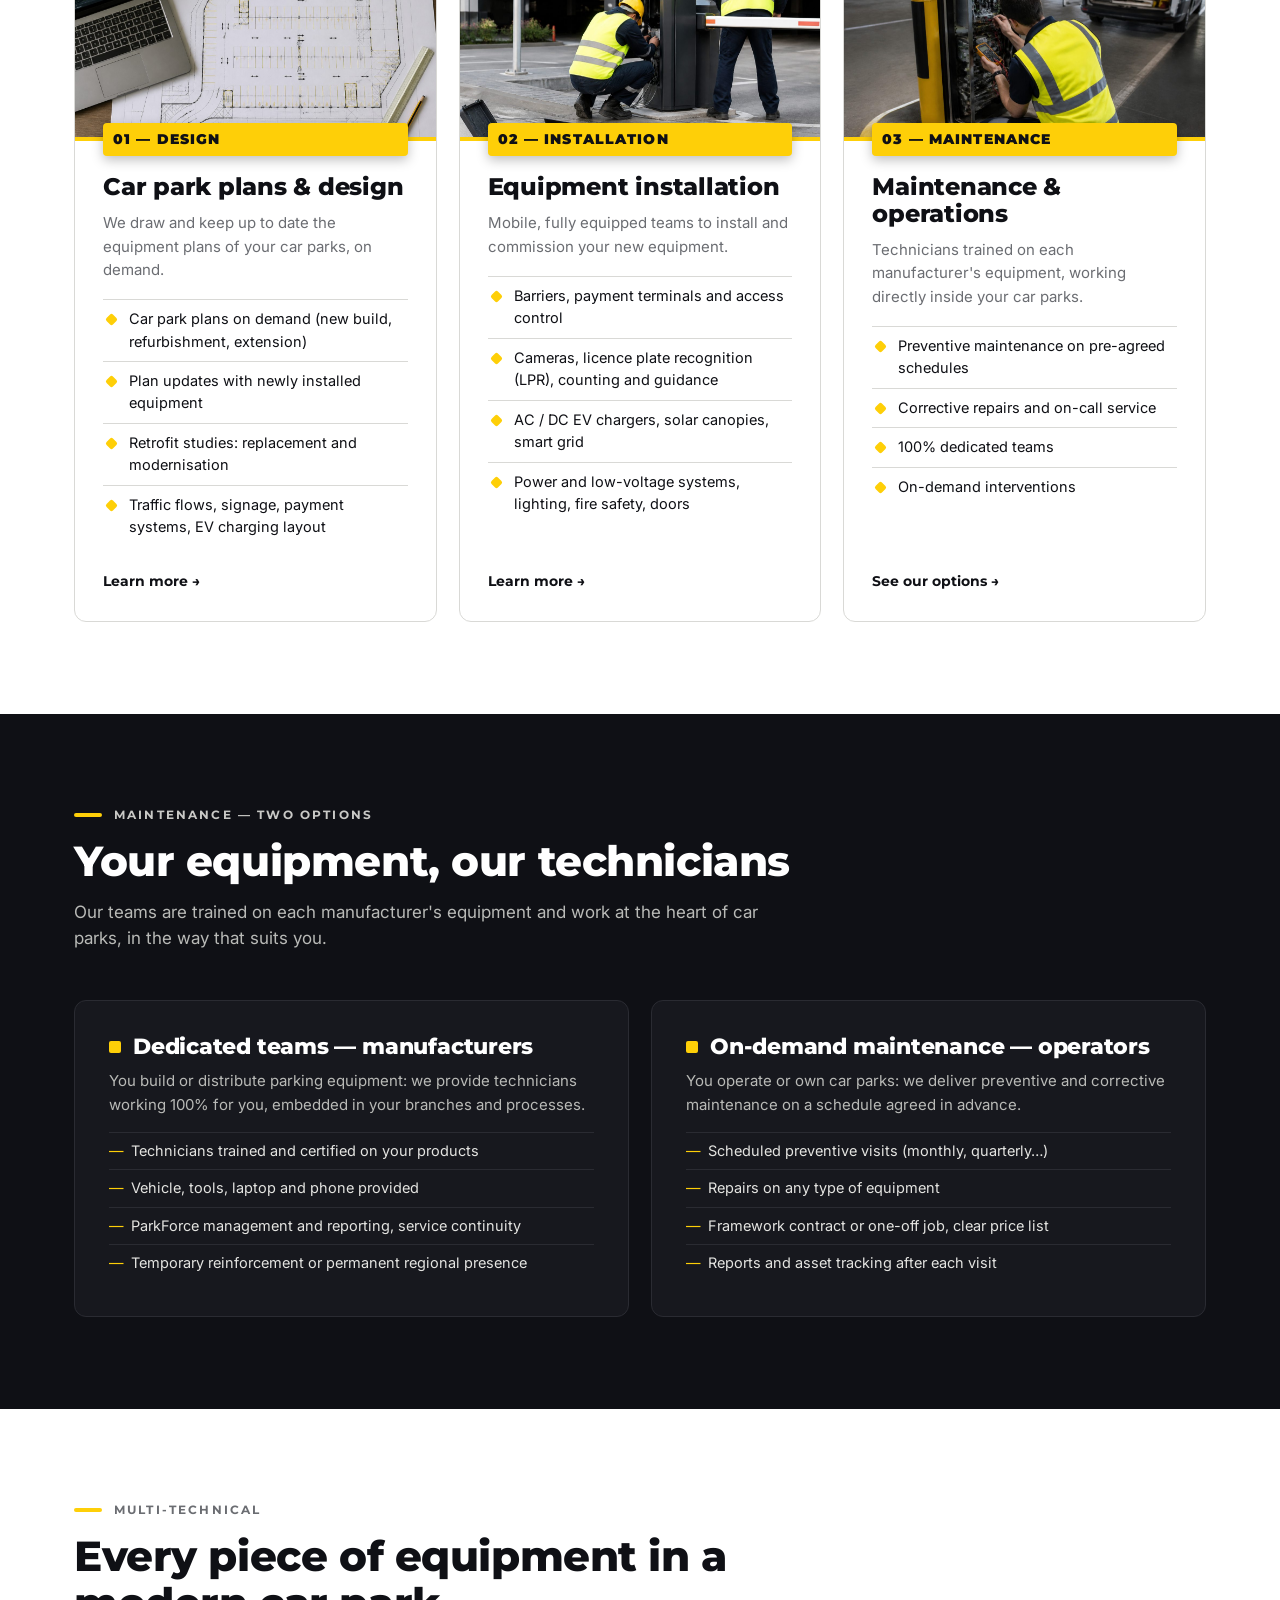
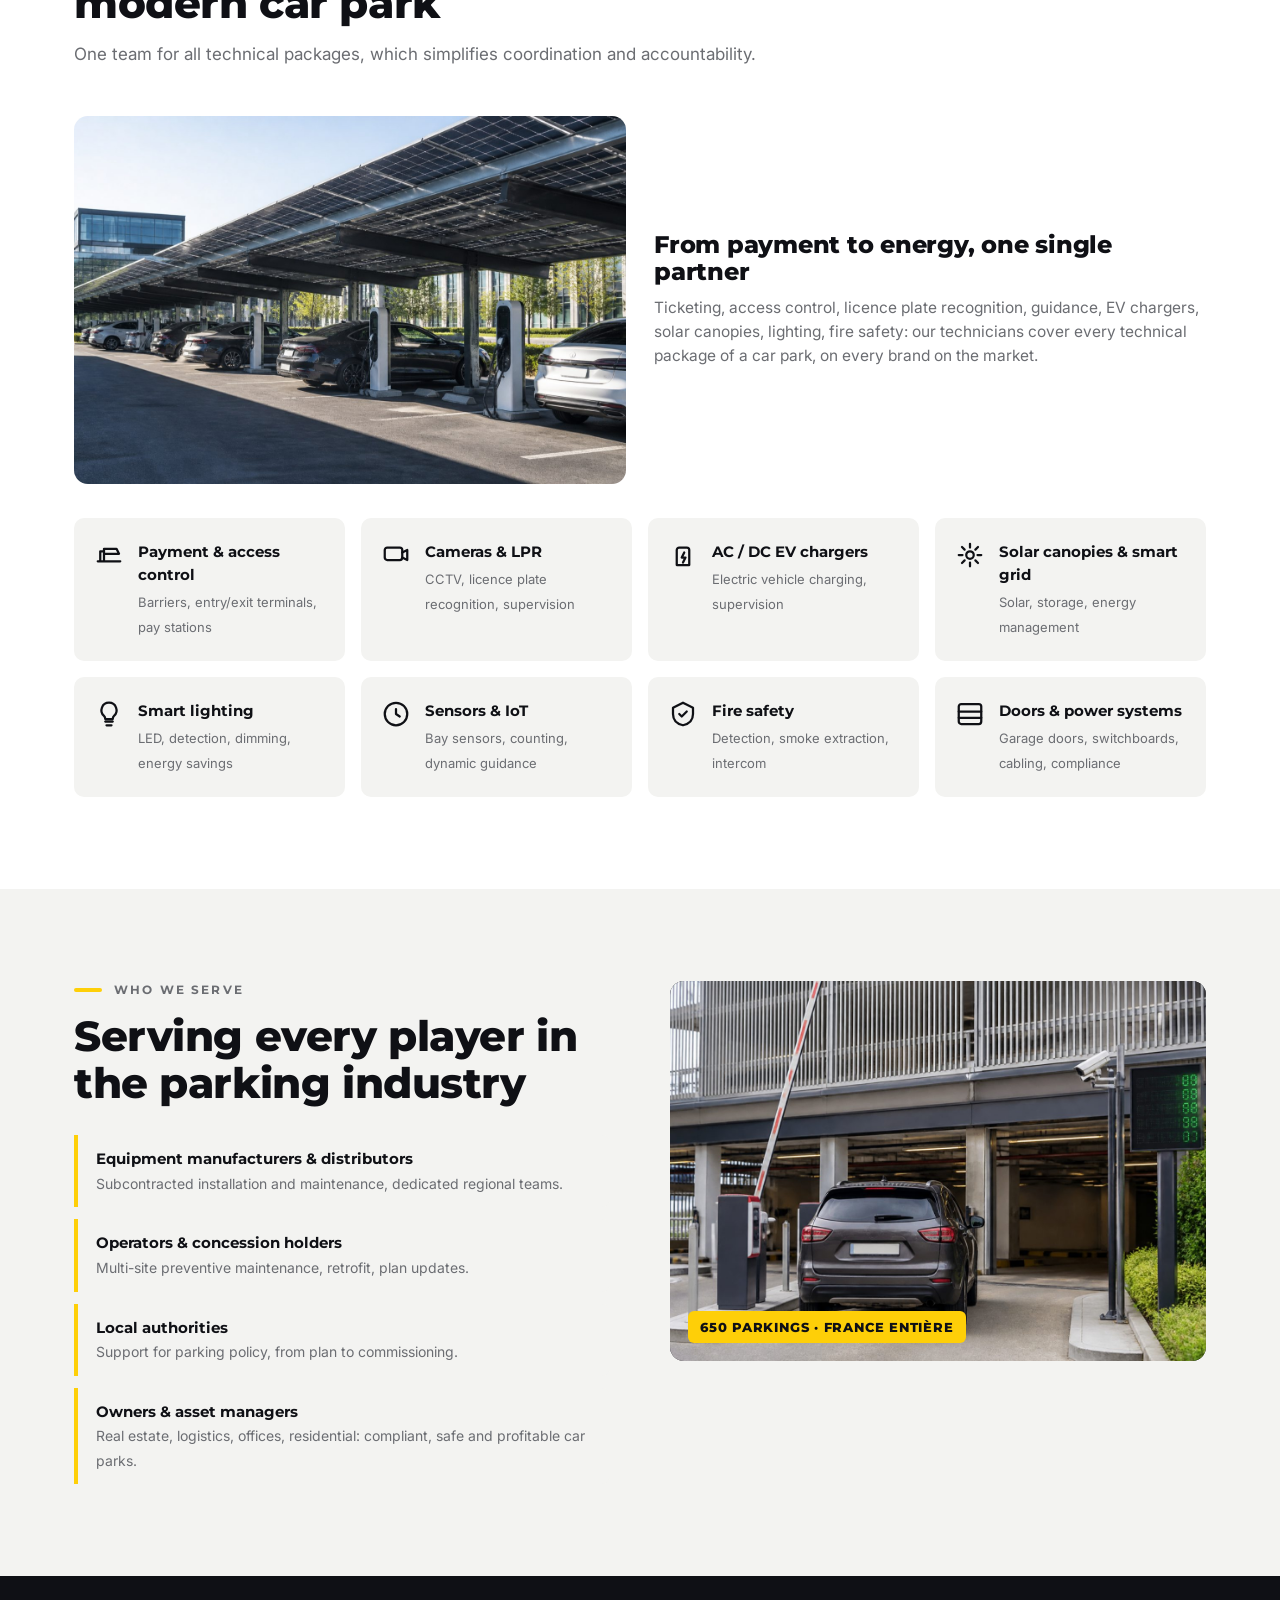
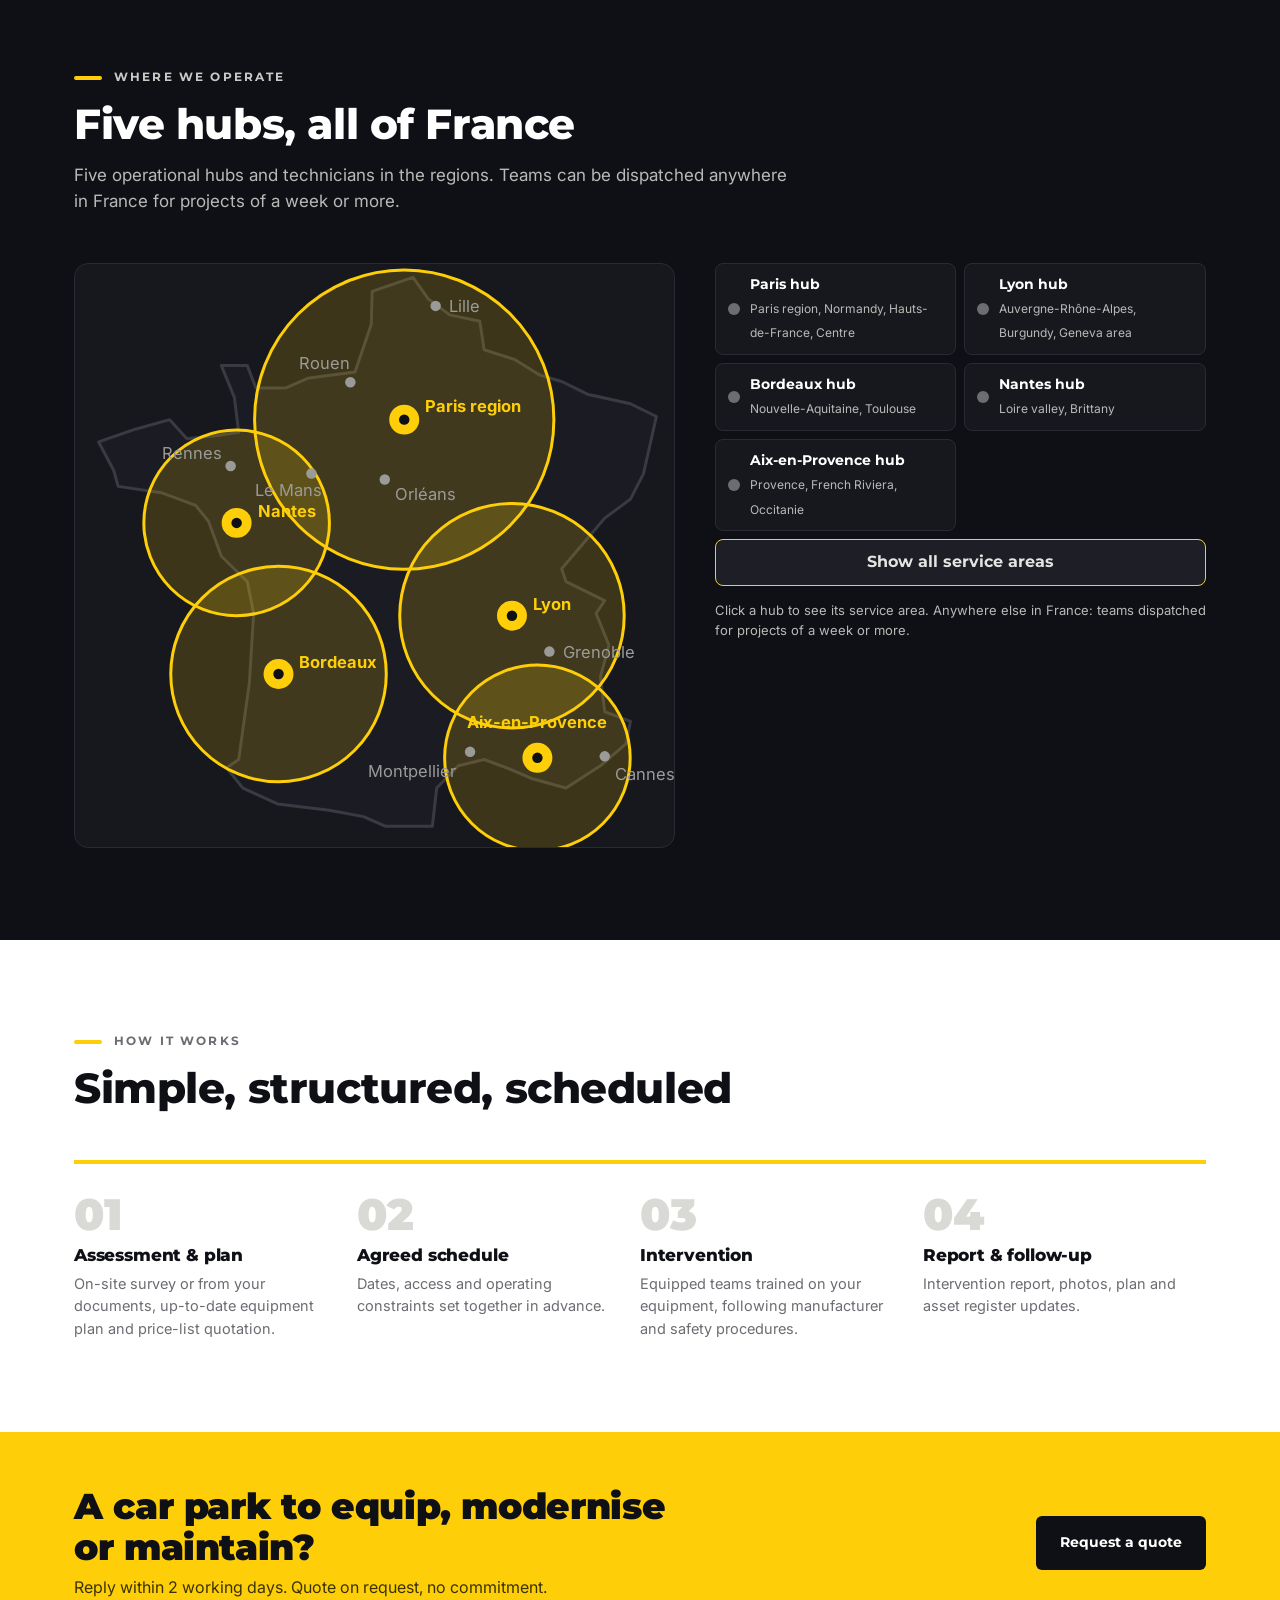
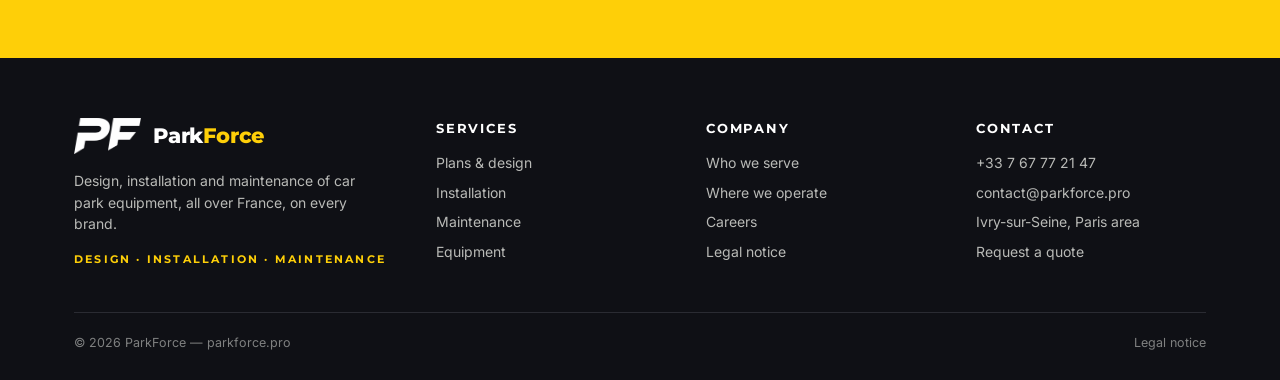
<file: en/index.html>
<!DOCTYPE html>
<html lang="en">
<head>
<meta charset="utf-8">
<meta name="viewport" content="width=device-width, initial-scale=1">
<title>ParkForce — Smart car park experts</title>
<meta name="description" content="ParkForce: car park design and plans, installation and maintenance of parking equipment all over France, on every brand.">
<link rel="canonical" href="https://parkforce.pro/en/index.html">
<link rel="alternate" hreflang="fr" href="https://parkforce.pro/index.html">
<link rel="alternate" hreflang="en" href="https://parkforce.pro/en/index.html">
<link rel="icon" href="../assets/favicon.png" type="image/png">
<meta property="og:title" content="ParkForce — Smart car park experts"><meta property="og:description" content="ParkForce: car park design and plans, installation and maintenance of parking equipment all over France, on every brand."><meta property="og:image" content="https://parkforce.pro/assets/og.png"><meta property="og:type" content="website">
<link rel="preconnect" href="https://fonts.googleapis.com">
<link href="https://fonts.googleapis.com/css2?family=Montserrat:wght@500;700;800;900&family=Inter:wght@400;500;600&display=swap" rel="stylesheet">
<link rel="stylesheet" href="../assets/site.css">
</head>
<body>
<header>
  <div class="wrap nav">
    <a class="logo" href="index.html" aria-label="ParkForce"><img src="../assets/logo-blanc.png" alt="ParkForce"><span class="wordmark">Park<em>Force</em></span></a>
    <ul><li><a href="etude.html">Design & plans</a></li><li><a href="installation.html">Installation</a></li><li><a href="maintenance.html">Maintenance</a></li><li><a href="index.html#pourqui">Who we serve</a></li><li><a href="index.html#couverture">Where we operate</a></li><li><a href="contact.html">Contact</a></li></ul>
    <div class="right">
      <span class="tel">+33 7 67 77 21 47</span>
      <div class="langsw"><a href="../index.html" hreflang="fr">FR</a><span>EN</span></div>
      <a class="btn btn-y" href="contact.html#form">Request a quote</a>
      <button class="burger" aria-label="Menu" onclick="document.getElementById('mnav').classList.toggle('open')">☰</button>
    </div>
  </div>
  <nav class="mobile-nav" id="mnav"><a href="etude.html">Design & plans</a><a href="installation.html">Installation</a><a href="maintenance.html">Maintenance</a><a href="index.html#pourqui">Who we serve</a><a href="index.html#couverture">Where we operate</a><a href="contact.html">Contact</a><a href="../index.html">FR</a></nav>
</header>
<div class="hazard"></div>

<section class="hero" id="top">
  <img class="hero-photo" src="../assets/img/hero.jpg" alt="">
  <svg class="hero-art" viewBox="0 0 1200 600" preserveAspectRatio="xMaxYMid slice" aria-hidden="true">
      <defs><linearGradient id="g1" x1="0" y1="0" x2="0" y2="1"><stop offset="0" stop-color="#0F1015"/><stop offset="1" stop-color="#1b1c23"/></linearGradient>
      <linearGradient id="g2" x1="0" y1="0" x2="1" y2="0"><stop offset="0" stop-color="#0F1015" stop-opacity="1"/><stop offset=".6" stop-color="#0F1015" stop-opacity="0"/></linearGradient></defs>
      <rect width="1200" height="600" fill="url(#g1)"/>
      <g stroke="#2b2c33" stroke-width="2" fill="none">
        <path d="M0 600 L600 300 M150 600 L600 300 M300 600 L600 300 M450 600 L600 300 M750 600 L600 300 M900 600 L600 300 M1050 600 L600 300 M1200 600 L600 300 M1200 470 L600 300 M1200 380 L600 300 M0 470 L600 300 M0 380 L600 300"/>
        <path d="M0 600 L1200 600 M80 560 L1120 560 M170 515 L1030 515 M250 475 L950 475 M320 440 L880 440 M380 410 L820 410 M430 385 L770 385"/>
      </g>
      <g stroke="#FECF08" stroke-width="5" stroke-linecap="round" opacity=".85">
        <path d="M640 600 L612 320 M760 600 L628 320 M880 600 L644 320 M1000 600 L660 320 M1120 600 L676 320"/>
      </g>
      <g fill="#FECF08" opacity=".9"><rect x="700" y="300" width="18" height="300" rx="3"/><rect x="960" y="300" width="26" height="300" rx="3"/><rect x="1150" y="300" width="34" height="300" rx="3"/></g>
      <g fill="#23242b"><rect x="700" y="60" width="18" height="240"/><rect x="960" y="40" width="26" height="260"/><rect x="1150" y="20" width="34" height="280"/></g>
      <g fill="#FFD32D" opacity=".55"><rect x="640" y="150" width="120" height="6" rx="3"/><rect x="820" y="130" width="140" height="6" rx="3"/><rect x="1010" y="110" width="140" height="6" rx="3"/></g>
      <rect width="1200" height="600" fill="url(#g2)"/>
    </svg>
  <div class="wrap">
    <div>
      <div class="eyebrow">Design · Installation · Maintenance</div>
      <h1><span class="brand">Park<em>Force</em></span>, the intervention force for <em>smart car parks</em></h1>
      <div class="hazard-thin"></div>
      <p class="lead" style="margin-top:18px">ParkForce designs your car park plans, installs new equipment and keeps it running, all over France, on every brand on the market.</p>
      <div class="ctas">
        <a class="btn btn-y" href="contact.html">Talk to an expert <svg viewBox="0 0 24 24" fill="none" stroke="currentColor" stroke-width="2.4"><path d="M5 12h14M13 6l6 6-6 6"/></svg></a>
        <a class="btn btn-ghost" href="#metiers">Our services</a>
      </div>
      <div class="sig">Smart car park experts</div>
    </div>
    <div class="kpis"><div class="kpi"><b>20</b><span>field teams</span></div><div class="kpi"><b>650</b><span>car parks under our care</span></div><div class="kpi"><b>5</b><span>hubs covering all of France</span></div><div class="kpi"><b>Multi</b><span>brand: every equipment manufacturer</span></div></div>
  </div>
</section>
<div class="cta cta-top"><div class="wrap"><div><h2>A car park to equip, modernise or maintain?</h2><p>Reply within 2 working days. Quote on request, no commitment.</p></div><a class="btn btn-dark" href="contact.html#form">Request a quote</a></div></div>
<section id="metiers"><div class="wrap">
  <div class="sec-head"><div class="eyebrow">Our three services</div><h2>From the plan to daily operations, ParkForce is your single partner</h2><p>Three complementary areas of expertise to design, modernise and operate your car parks every day.</p></div>
  <div class="metiers"><article class="metier"><div class="ph"><img src="../assets/img/etude.jpg" alt="" loading="lazy"></div><div class="bd"><span class="num">01 — DESIGN</span><h3>Car park plans & design</h3><p>We draw and keep up to date the equipment plans of your car parks, on demand.</p><ul><li>Car park plans on demand (new build, refurbishment, extension)</li><li>Plan updates with newly installed equipment</li><li>Retrofit studies: replacement and modernisation</li><li>Traffic flows, signage, payment systems, EV charging layout</li></ul><a class="more" href="etude.html">Learn more →</a></div></article><article class="metier"><div class="ph"><img src="../assets/img/installation.jpg" alt="" loading="lazy"></div><div class="bd"><span class="num">02 — INSTALLATION</span><h3>Equipment installation</h3><p>Mobile, fully equipped teams to install and commission your new equipment.</p><ul><li>Barriers, payment terminals and access control</li><li>Cameras, licence plate recognition (LPR), counting and guidance</li><li>AC / DC EV chargers, solar canopies, smart grid</li><li>Power and low-voltage systems, lighting, fire safety, doors</li></ul><a class="more" href="installation.html">Learn more →</a></div></article><article class="metier"><div class="ph"><img src="../assets/img/maintenance.jpg" alt="" loading="lazy"></div><div class="bd"><span class="num">03 — MAINTENANCE</span><h3>Maintenance & operations</h3><p>Technicians trained on each manufacturer's equipment, working directly inside your car parks.</p><ul><li>Preventive maintenance on pre-agreed schedules</li><li>Corrective repairs and on-call service</li><li>100% dedicated teams</li><li>On-demand interventions</li></ul><a class="more" href="maintenance.html">See our options →</a></div></article></div>
</div></section>
<section class="dark" id="modes"><div class="wrap">
  <div class="sec-head"><div class="eyebrow">Maintenance — two options</div><h2>Your equipment, our technicians</h2><p style="color:#b9bab7">Our teams are trained on each manufacturer's equipment and work at the heart of car parks, in the way that suits you.</p></div>
  <div class="modes"><div class="mode"><h3><i></i>Dedicated teams — manufacturers</h3><p>You build or distribute parking equipment: we provide technicians working 100% for you, embedded in your branches and processes.</p><ul><li>Technicians trained and certified on your products</li><li>Vehicle, tools, laptop and phone provided</li><li>ParkForce management and reporting, service continuity</li><li>Temporary reinforcement or permanent regional presence</li></ul></div><div class="mode"><h3><i></i>On-demand maintenance — operators</h3><p>You operate or own car parks: we deliver preventive and corrective maintenance on a schedule agreed in advance.</p><ul><li>Scheduled preventive visits (monthly, quarterly…)</li><li>Repairs on any type of equipment</li><li>Framework contract or one-off job, clear price list</li><li>Reports and asset tracking after each visit</li></ul></div></div>
</div></section>
<section id="equipements"><div class="wrap">
  <div class="sec-head"><div class="eyebrow">Multi-technical</div><h2>Every piece of equipment in a modern car park</h2><p>One team for all technical packages, which simplifies coordination and accountability.</p></div>
  <div class="equip-feature"><img src="../assets/img/ombrieres.jpg" alt="" loading="lazy"><div><h3>From payment to energy, one single partner</h3><p>Ticketing, access control, licence plate recognition, guidance, EV chargers, solar canopies, lighting, fire safety: our technicians cover every technical package of a car park, on every brand on the market.</p></div></div>
  <div class="equip"><div class="eq"><svg viewBox="0 0 24 24"><path d="M3 17h18M5 17V9h3v8M8 11h12l-2-4H8z"/></svg><div><b>Payment & access control</b><span>Barriers, entry/exit terminals, pay stations</span></div></div><div class="eq"><svg viewBox="0 0 24 24"><rect x="3" y="6" width="14" height="10" rx="2"/><path d="M17 10l4-2v8l-4-2"/></svg><div><b>Cameras & LPR</b><span>CCTV, licence plate recognition, supervision</span></div></div><div class="eq"><svg viewBox="0 0 24 24"><path d="M7 20V8a2 2 0 012-2h6a2 2 0 012 2v12M7 20h10M13 10l-2 4h3l-2 4"/></svg><div><b>AC / DC EV chargers</b><span>Electric vehicle charging, supervision</span></div></div><div class="eq"><svg viewBox="0 0 24 24"><circle cx="12" cy="12" r="3"/><path d="M12 3v3M12 18v3M3 12h3M18 12h3M5.6 5.6l2.1 2.1M16.3 16.3l2.1 2.1M5.6 18.4l2.1-2.1M16.3 7.7l2.1-2.1"/></svg><div><b>Solar canopies & smart grid</b><span>Solar, storage, energy management</span></div></div><div class="eq"><svg viewBox="0 0 24 24"><path d="M9 18h6M10 21h4M12 3a6 6 0 00-4 10.5c.7.6 1 1.3 1 2.5h6c0-1.2.3-1.9 1-2.5A6 6 0 0012 3z"/></svg><div><b>Smart lighting</b><span>LED, detection, dimming, energy savings</span></div></div><div class="eq"><svg viewBox="0 0 24 24"><circle cx="12" cy="12" r="9"/><path d="M12 8v4l3 2"/></svg><div><b>Sensors & IoT</b><span>Bay sensors, counting, dynamic guidance</span></div></div><div class="eq"><svg viewBox="0 0 24 24"><path d="M12 3l8 4v5c0 5-3.5 8-8 9-4.5-1-8-4-8-9V7z"/><path d="M9 12l2 2 4-4"/></svg><div><b>Fire safety</b><span>Detection, smoke extraction, intercom</span></div></div><div class="eq"><svg viewBox="0 0 24 24"><rect x="3" y="4" width="18" height="16" rx="2"/><path d="M3 10h18M3 15h18"/></svg><div><b>Doors & power systems</b><span>Garage doors, switchboards, cabling, compliance</span></div></div></div>
</div></section>
<section id="pourqui" style="background:var(--pf-light)"><div class="wrap split">
  <div><div class="sec-head" style="margin-bottom:28px"><div class="eyebrow">Who we serve</div><h2>Serving every player in the parking industry</h2></div><ul class="clients"><li><b>Equipment manufacturers & distributors</b><span>Subcontracted installation and maintenance, dedicated regional teams.</span></li><li><b>Operators & concession holders</b><span>Multi-site preventive maintenance, retrofit, plan updates.</span></li><li><b>Local authorities</b><span>Support for parking policy, from plan to commissioning.</span></li><li><b>Owners & asset managers</b><span>Real estate, logistics, offices, residential: compliant, safe and profitable car parks.</span></li></ul></div>
  <div class="who-img"><img src="../assets/img/exploitant.jpg" alt=""><span class="tag">650 PARKINGS · FRANCE ENTIÈRE</span></div>
</div></section>
<section class="dark" id="couverture"><div class="wrap">
  <div class="sec-head"><div class="eyebrow">Where we operate</div><h2>Five hubs, all of France</h2><p style="color:#b9bab7">Five operational hubs and technicians in the regions. Teams can be dispatched anywhere in France for projects of a week or more.</p></div>
  <div class="cover">
    <div class="map">
    <svg id="pfmap" viewBox="0 0 400 390" aria-hidden="true">
      <path d="M225.9 8.9 L198.6 18.3 L198.0 40.3 L187.1 72.2 L155.4 76.4 L141.0 82.8 L120.9 82.8 L115.1 67.9 L97.8 67.9 L106.5 89.1 L109.4 112.5 L95.0 114.6 L74.8 116.7 L63.3 104.0 L40.3 110.4 L15.8 118.9 L25.9 138.0 L28.8 148.6 L57.6 152.8 L80.6 161.3 L89.2 171.9 L97.8 195.3 L115.1 212.2 L119.4 233.5 L116.5 280.1 L109.4 331.1 L101.3 336.6 L112.2 350.2 L135.3 360.8 L169.8 365.0 L192.8 369.3 L207.2 375.7 L238.8 375.7 L241.7 350.2 L256.1 335.3 L273.4 331.1 L290.6 337.5 L305.0 343.8 L328.1 350.2 L351.1 335.3 L368.3 320.5 L371.2 305.6 L354.0 299.2 L351.1 275.9 L356.8 254.7 L348.2 233.5 L354.0 225.0 L328.1 212.2 L325.2 203.7 L339.6 186.8 L354.0 169.8 L371.2 157.1 L379.9 140.1 L388.5 101.9 L371.2 93.4 L342.4 87.0 L325.2 78.5 L310.8 74.3 L293.5 63.7 L273.4 57.3 L270.5 38.2 L250.4 34.0 L236.0 23.3 L225.9 8.9 Z" fill="#1b1c23" stroke="#3a3b42" stroke-width="2" stroke-linejoin="round"/>
      <g id="zones">
        <circle class="zone" data-hub="paris" cx="220" cy="104" r="100"/>
        <circle class="zone" data-hub="lyon" cx="292" cy="235" r="75"/>
        <circle class="zone" data-hub="bordeaux" cx="136" cy="274" r="72"/>
        <circle class="zone" data-hub="nantes" cx="108" cy="173" r="62"/>
        <circle class="zone" data-hub="aix" cx="309" cy="330" r="62"/>
      </g>
      <g font-family="Inter,Arial" font-size="11" fill="#e4e4e1">
        <g class="hub" data-hub="paris"><circle class="ring" cx="220" cy="104" r="10" fill="#FECF08"/><circle cx="220" cy="104" r="3.5" fill="#0F1015"/><text x="234" y="99" font-weight="700" fill="#FECF08">Paris region</text></g>
        <g class="hub" data-hub="lyon"><circle class="ring" cx="292" cy="235" r="10" fill="#FECF08"/><circle cx="292" cy="235" r="3.5" fill="#0F1015"/><text x="306" y="231" font-weight="700" fill="#FECF08">Lyon</text></g>
        <g class="hub" data-hub="bordeaux"><circle class="ring" cx="136" cy="274" r="10" fill="#FECF08"/><circle cx="136" cy="274" r="3.5" fill="#0F1015"/><text x="150" y="270" font-weight="700" fill="#FECF08">Bordeaux</text></g>
        <g class="hub" data-hub="nantes"><circle class="ring" cx="108" cy="173" r="10" fill="#FECF08"/><circle cx="108" cy="173" r="3.5" fill="#0F1015"/><text x="122" y="169" font-weight="700" fill="#FECF08">Nantes</text></g>
        <g class="hub" data-hub="aix"><circle class="ring" cx="309" cy="330" r="10" fill="#FECF08"/><circle cx="309" cy="330" r="3.5" fill="#0F1015"/><text x="262" y="310" font-weight="700" fill="#FECF08">Aix-en-Provence</text></g>
        <circle cx="241" cy="28" r="3.5" fill="#9a9b98"/><text x="250" y="32" fill="#9a9b98">Lille</text>
        <circle cx="184" cy="79" r="3.5" fill="#9a9b98"/><text x="150" y="70" fill="#9a9b98">Rouen</text>
        <circle cx="158" cy="140" r="3.5" fill="#9a9b98"/><text x="120" y="155" fill="#9a9b98">Le Mans</text>
        <circle cx="207" cy="144" r="3.5" fill="#9a9b98"/><text x="214" y="158" fill="#9a9b98">Orléans</text>
        <circle cx="104" cy="135" r="3.5" fill="#9a9b98"/><text x="58" y="130" fill="#9a9b98">Rennes</text>
        <circle cx="264" cy="326" r="3.5" fill="#9a9b98"/><text x="196" y="343" fill="#9a9b98">Montpellier</text>
        <circle cx="354" cy="329" r="3.5" fill="#9a9b98"/><text x="361" y="345" fill="#9a9b98">Cannes</text>
        <circle cx="317" cy="259" r="3.5" fill="#9a9b98"/><text x="326" y="263" fill="#9a9b98">Grenoble</text>
      </g>
    </svg>
    </div>
    <div class="hublist">
      <button class="hubbtn" data-hub="paris"><i></i><div><b>Paris hub</b><span>Paris region, Normandy, Hauts-de-France, Centre</span></div></button><button class="hubbtn" data-hub="lyon"><i></i><div><b>Lyon hub</b><span>Auvergne-Rhône-Alpes, Burgundy, Geneva area</span></div></button><button class="hubbtn" data-hub="bordeaux"><i></i><div><b>Bordeaux hub</b><span>Nouvelle-Aquitaine, Toulouse</span></div></button><button class="hubbtn" data-hub="nantes"><i></i><div><b>Nantes hub</b><span>Loire valley, Brittany</span></div></button><button class="hubbtn" data-hub="aix"><i></i><div><b>Aix-en-Provence hub</b><span>Provence, French Riviera, Occitanie</span></div></button>
      <button class="hubbtn all" data-hub="all">Show all service areas</button>
      <p style="font-size:13px;color:#b9bab7;margin-top:6px;grid-column:1/-1">Click a hub to see its service area. Anywhere else in France: teams dispatched for projects of a week or more.</p>
    </div>
  </div>
</div></section>
<script>
(function(){var zones=document.querySelectorAll('#pfmap .zone'),hubs=document.querySelectorAll('#pfmap .hub'),btns=document.querySelectorAll('.hubbtn');
function sel(h){zones.forEach(function(z){z.classList.toggle('on',h==='all'||z.dataset.hub===h)});hubs.forEach(function(x){x.classList.toggle('on',x.dataset.hub===h)});btns.forEach(function(b){b.classList.toggle('on',b.dataset.hub===h)});}
btns.forEach(function(b){b.addEventListener('click',function(){sel(b.dataset.hub)})});
hubs.forEach(function(x){x.addEventListener('click',function(){sel(x.dataset.hub)});x.addEventListener('mouseenter',function(){sel(x.dataset.hub)})});
sel('all');})();
</script>
</div></section>
<section><div class="wrap">
  <div class="sec-head"><div class="eyebrow">How it works</div><h2>Simple, structured, scheduled</h2></div>
  <div class="steps"><div class="step"><h4>Assessment & plan</h4><p>On-site survey or from your documents, up-to-date equipment plan and price-list quotation.</p></div><div class="step"><h4>Agreed schedule</h4><p>Dates, access and operating constraints set together in advance.</p></div><div class="step"><h4>Intervention</h4><p>Equipped teams trained on your equipment, following manufacturer and safety procedures.</p></div><div class="step"><h4>Report & follow-up</h4><p>Intervention report, photos, plan and asset register updates.</p></div></div>
</div></section>
<div class="cta"><div class="wrap"><div><h2>A car park to equip, modernise or maintain?</h2><p>Reply within 2 working days. Quote on request, no commitment.</p></div><a class="btn btn-dark" href="contact.html#form">Request a quote</a></div></div>

<footer>
  <div class="wrap">
    <div class="cols">
      <div>
        <div style="display:flex;align-items:center;gap:12px;margin-bottom:16px"><img src="../assets/logo-blanc.png" alt="ParkForce" style="margin:0"><span class="wordmark">Park<em>Force</em></span></div>
        <p style="font-size:14px;max-width:300px">Design, installation and maintenance of car park equipment, all over France, on every brand.</p>
        <p class="sig" style="margin-top:16px">Design · Installation · Maintenance</p>
      </div>
      <div><h5>Services</h5><ul><li><a href="etude.html">Plans & design</a></li><li><a href="installation.html">Installation</a></li><li><a href="maintenance.html">Maintenance</a></li><li><a href="index.html#equipements">Equipment</a></li></ul></div><div><h5>Company</h5><ul><li><a href="index.html#pourqui">Who we serve</a></li><li><a href="index.html#couverture">Where we operate</a></li><li><a href="contact.html">Careers</a></li><li><a href="mentions-legales.html">Legal notice</a></li></ul></div><div><h5>Contact</h5><ul><li>+33 7 67 77 21 47</li><li>contact@parkforce.pro</li><li>Ivry-sur-Seine, Paris area</li><li><a href="contact.html">Request a quote</a></li></ul></div>
    </div>
    <div class="legal"><span>© 2026 ParkForce — parkforce.pro</span><span><a href="mentions-legales.html">Legal notice</a></span></div>
  </div>
</footer>
<script>window.PF_CHAT_ENDPOINT="";</script>
<script src="../assets/chat.js" defer></script>
</body>
</html>
</file>
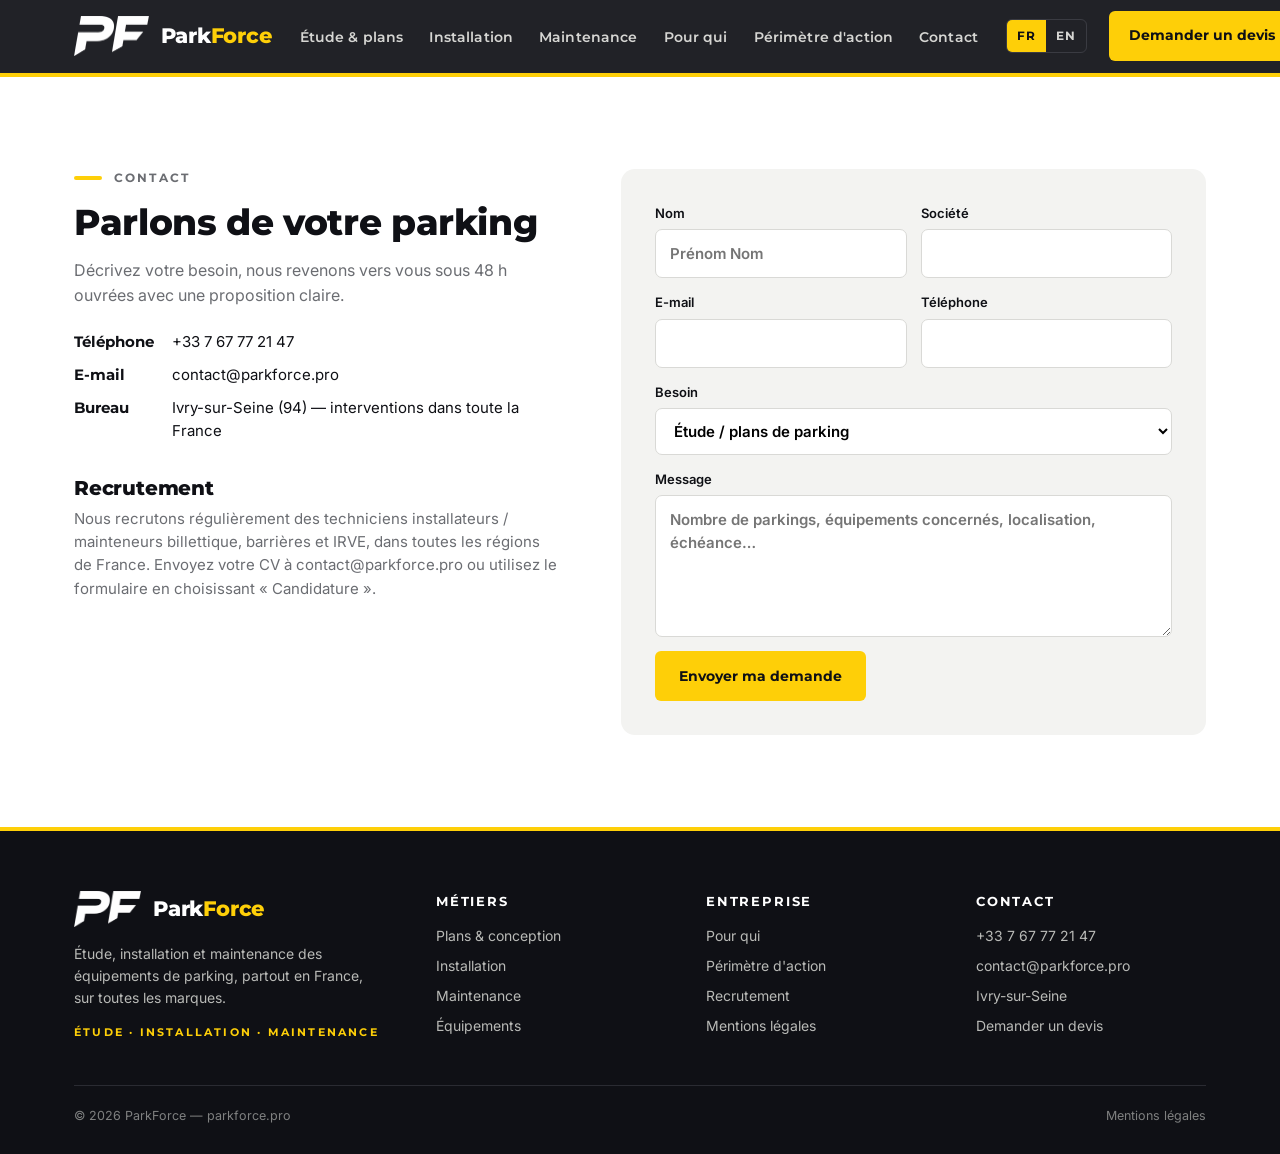
<file: contact.html>
<!DOCTYPE html>
<html lang="fr">
<head>
<meta charset="utf-8">
<meta name="viewport" content="width=device-width, initial-scale=1">
<title>Contact — ParkForce</title>
<meta name="description" content="Contactez ParkForce pour une étude, une installation ou un contrat de maintenance de parking.">
<link rel="canonical" href="https://parkforce.pro/contact.html">
<link rel="alternate" hreflang="fr" href="https://parkforce.pro/contact.html">
<link rel="alternate" hreflang="en" href="https://parkforce.pro/en/contact.html">
<link rel="icon" href="assets/favicon.png" type="image/png">
<meta property="og:title" content="Contact — ParkForce"><meta property="og:description" content="Contactez ParkForce pour une étude, une installation ou un contrat de maintenance de parking."><meta property="og:image" content="https://parkforce.pro/assets/og.png"><meta property="og:type" content="website">
<link rel="preconnect" href="https://fonts.googleapis.com">
<link href="https://fonts.googleapis.com/css2?family=Montserrat:wght@500;700;800;900&family=Inter:wght@400;500;600&display=swap" rel="stylesheet">
<link rel="stylesheet" href="assets/site.css">
</head>
<body>
<header>
  <div class="wrap nav">
    <a class="logo" href="index.html" aria-label="ParkForce"><img src="assets/logo-blanc.png" alt="ParkForce"><span class="wordmark">Park<em>Force</em></span></a>
    <ul><li><a href="etude.html">Étude & plans</a></li><li><a href="installation.html">Installation</a></li><li><a href="maintenance.html">Maintenance</a></li><li><a href="index.html#pourqui">Pour qui</a></li><li><a href="index.html#couverture">Périmètre d'action</a></li><li><a href="contact.html">Contact</a></li></ul>
    <div class="right">
      <span class="tel">+33 7 67 77 21 47</span>
      <div class="langsw"><span>FR</span><a href="en/contact.html" hreflang="en">EN</a></div>
      <a class="btn btn-y" href="contact.html#form">Demander un devis</a>
      <button class="burger" aria-label="Menu" onclick="document.getElementById('mnav').classList.toggle('open')">☰</button>
    </div>
  </div>
  <nav class="mobile-nav" id="mnav"><a href="etude.html">Étude & plans</a><a href="installation.html">Installation</a><a href="maintenance.html">Maintenance</a><a href="index.html#pourqui">Pour qui</a><a href="index.html#couverture">Périmètre d'action</a><a href="contact.html">Contact</a><a href="en/contact.html">EN</a></nav>
</header>
<div class="hazard"></div>

<section id="contact"><div class="wrap contact">
  <div class="info">
    <div class="eyebrow">Contact</div>
    <h2 style="font-size:36px;font-weight:800;margin:14px 0 16px">Parlons de votre parking</h2>
    <p>Décrivez votre besoin, nous revenons vers vous sous 48 h ouvrées avec une proposition claire.</p>
    <dl><dt>Téléphone</dt><dd>+33 7 67 77 21 47</dd><dt>E-mail</dt><dd>contact@parkforce.pro</dd><dt>Bureau</dt><dd>Ivry-sur-Seine (94) — interventions dans toute la France</dd></dl>
    <h3 style="font-size:20px;font-weight:800;margin:34px 0 8px">Recrutement</h3>
    <p style="font-size:15px">Nous recrutons régulièrement des techniciens installateurs / mainteneurs billettique, barrières et IRVE, dans toutes les régions de France. Envoyez votre CV à contact@parkforce.pro ou utilisez le formulaire en choisissant « Candidature ».</p>
  </div>
  <form id="form" action="https://formsubmit.co/contact@parkforce.pro" method="POST">
    <input type="hidden" name="_subject" value="Demande via parkforce.pro">
    <input type="hidden" name="_next" value="https://parkforce.pro/merci.html">
    <input type="hidden" name="_captcha" value="true">
    <input type="hidden" name="_template" value="table">
    <input type="text" name="_honey" style="display:none">
    <label>Nom <input required name="Nom" placeholder="Prénom Nom"></label>
    <label>Société <input required name="Societe"></label>
    <label>E-mail <input required type="email" name="email"></label>
    <label>Téléphone <input name="Telephone"></label>
    <label class="full">Besoin <select name="Besoin"><option>Étude / plans de parking</option><option>Installation d'équipements</option><option>Maintenance préventive / curative</option><option>Équipe dédiée (fabricant)</option><option>Candidature / recrutement</option><option>Autre</option></select></label>
    <label class="full">Message <textarea rows="5" name="Message" placeholder="Nombre de parkings, équipements concernés, localisation, échéance…"></textarea></label>
    <div class="full"><button class="btn btn-y" type="submit">Envoyer ma demande</button></div>
  </form>
</div></section>

<footer>
  <div class="wrap">
    <div class="cols">
      <div>
        <div style="display:flex;align-items:center;gap:12px;margin-bottom:16px"><img src="assets/logo-blanc.png" alt="ParkForce" style="margin:0"><span class="wordmark">Park<em>Force</em></span></div>
        <p style="font-size:14px;max-width:300px">Étude, installation et maintenance des équipements de parking, partout en France, sur toutes les marques.</p>
        <p class="sig" style="margin-top:16px">Étude · Installation · Maintenance</p>
      </div>
      <div><h5>Métiers</h5><ul><li><a href="etude.html">Plans & conception</a></li><li><a href="installation.html">Installation</a></li><li><a href="maintenance.html">Maintenance</a></li><li><a href="index.html#equipements">Équipements</a></li></ul></div><div><h5>Entreprise</h5><ul><li><a href="index.html#pourqui">Pour qui</a></li><li><a href="index.html#couverture">Périmètre d'action</a></li><li><a href="contact.html">Recrutement</a></li><li><a href="mentions-legales.html">Mentions légales</a></li></ul></div><div><h5>Contact</h5><ul><li>+33 7 67 77 21 47</li><li>contact@parkforce.pro</li><li>Ivry-sur-Seine</li><li><a href="contact.html">Demander un devis</a></li></ul></div>
    </div>
    <div class="legal"><span>© 2026 ParkForce — parkforce.pro</span><span><a href="mentions-legales.html">Mentions légales</a></span></div>
  </div>
</footer>
<script>window.PF_CHAT_ENDPOINT="";</script>
<script src="assets/chat.js" defer></script>
</body>
</html>
</file>
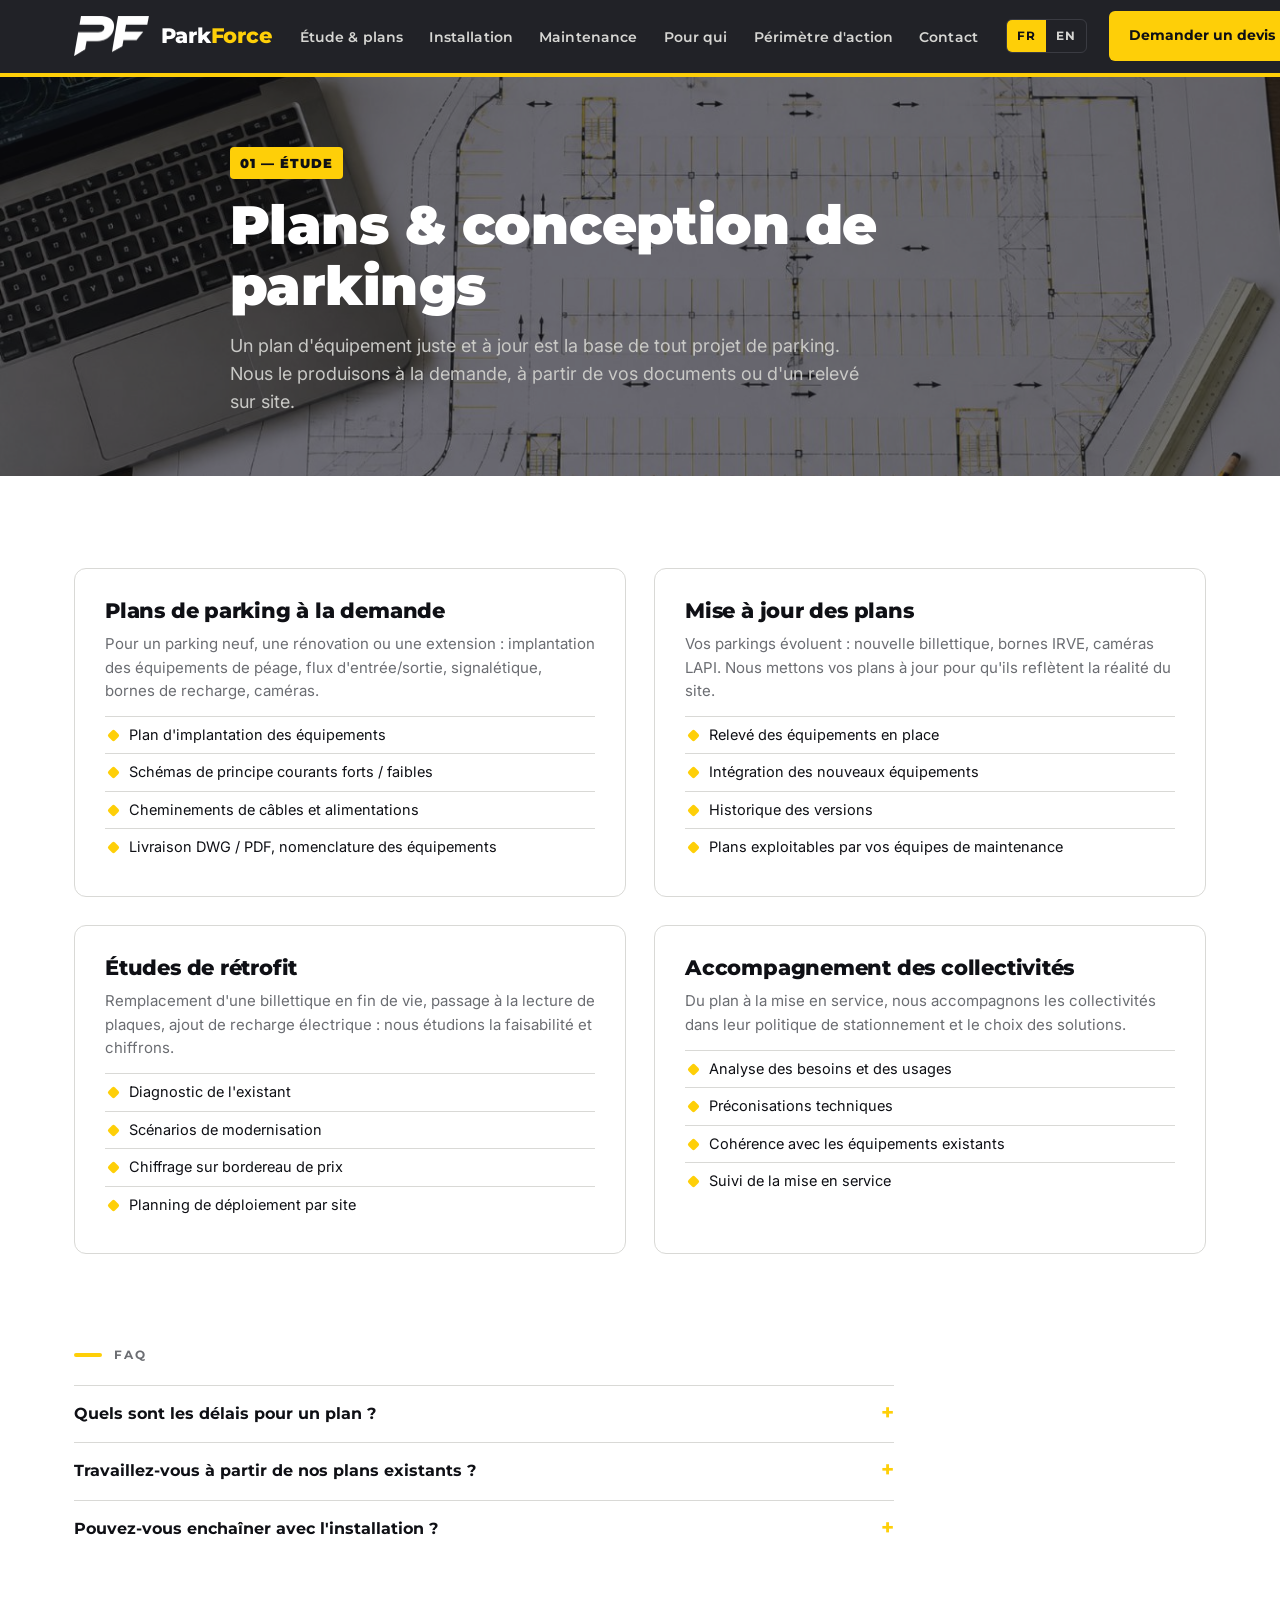
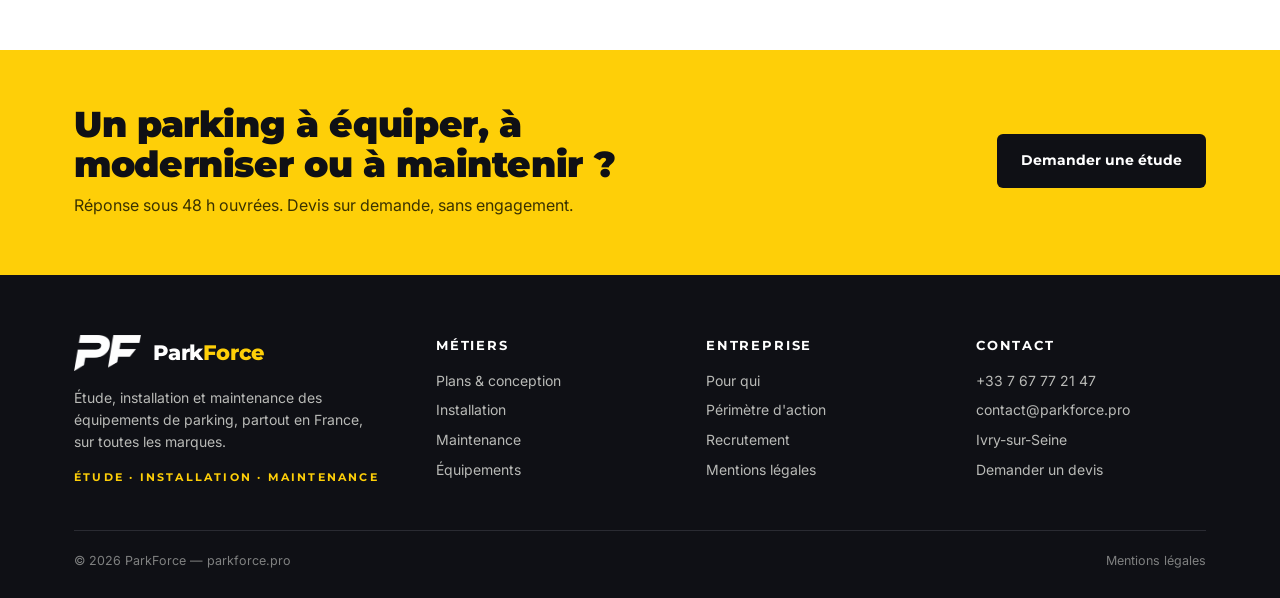
<file: etude.html>
<!DOCTYPE html>
<html lang="fr">
<head>
<meta charset="utf-8">
<meta name="viewport" content="width=device-width, initial-scale=1">
<title>Étude & plans de parking — ParkForce</title>
<meta name="description" content="Plans de parking à la demande, mise à jour des plans avec les nouveaux équipements, études de rétrofit.">
<link rel="canonical" href="https://parkforce.pro/etude.html">
<link rel="alternate" hreflang="fr" href="https://parkforce.pro/etude.html">
<link rel="alternate" hreflang="en" href="https://parkforce.pro/en/etude.html">
<link rel="icon" href="assets/favicon.png" type="image/png">
<meta property="og:title" content="Étude & plans de parking — ParkForce"><meta property="og:description" content="Plans de parking à la demande, mise à jour des plans avec les nouveaux équipements, études de rétrofit."><meta property="og:image" content="https://parkforce.pro/assets/og.png"><meta property="og:type" content="website">
<link rel="preconnect" href="https://fonts.googleapis.com">
<link href="https://fonts.googleapis.com/css2?family=Montserrat:wght@500;700;800;900&family=Inter:wght@400;500;600&display=swap" rel="stylesheet">
<link rel="stylesheet" href="assets/site.css">
</head>
<body>
<header>
  <div class="wrap nav">
    <a class="logo" href="index.html" aria-label="ParkForce"><img src="assets/logo-blanc.png" alt="ParkForce"><span class="wordmark">Park<em>Force</em></span></a>
    <ul><li><a href="etude.html">Étude & plans</a></li><li><a href="installation.html">Installation</a></li><li><a href="maintenance.html">Maintenance</a></li><li><a href="index.html#pourqui">Pour qui</a></li><li><a href="index.html#couverture">Périmètre d'action</a></li><li><a href="contact.html">Contact</a></li></ul>
    <div class="right">
      <span class="tel">+33 7 67 77 21 47</span>
      <div class="langsw"><span>FR</span><a href="en/etude.html" hreflang="en">EN</a></div>
      <a class="btn btn-y" href="contact.html#form">Demander un devis</a>
      <button class="burger" aria-label="Menu" onclick="document.getElementById('mnav').classList.toggle('open')">☰</button>
    </div>
  </div>
  <nav class="mobile-nav" id="mnav"><a href="etude.html">Étude & plans</a><a href="installation.html">Installation</a><a href="maintenance.html">Maintenance</a><a href="index.html#pourqui">Pour qui</a><a href="index.html#couverture">Périmètre d'action</a><a href="contact.html">Contact</a><a href="en/etude.html">EN</a></nav>
</header>
<div class="hazard"></div>

<section class="phero"><img class="phero-photo" src="assets/img/etude.jpg" alt=""><div class="wrap"><span class="num">01 — ÉTUDE</span><h1>Plans & conception de parkings</h1><p>Un plan d'équipement juste et à jour est la base de tout projet de parking. Nous le produisons à la demande, à partir de vos documents ou d'un relevé sur site.</p></div></section>
<section><div class="wrap"><div class="cols2"><div class="card"><h3>Plans de parking à la demande</h3><p>Pour un parking neuf, une rénovation ou une extension : implantation des équipements de péage, flux d'entrée/sortie, signalétique, bornes de recharge, caméras.</p><ul><li>Plan d'implantation des équipements</li><li>Schémas de principe courants forts / faibles</li><li>Cheminements de câbles et alimentations</li><li>Livraison DWG / PDF, nomenclature des équipements</li></ul></div><div class="card"><h3>Mise à jour des plans</h3><p>Vos parkings évoluent : nouvelle billettique, bornes IRVE, caméras LAPI. Nous mettons vos plans à jour pour qu'ils reflètent la réalité du site.</p><ul><li>Relevé des équipements en place</li><li>Intégration des nouveaux équipements</li><li>Historique des versions</li><li>Plans exploitables par vos équipes de maintenance</li></ul></div><div class="card"><h3>Études de rétrofit</h3><p>Remplacement d'une billettique en fin de vie, passage à la lecture de plaques, ajout de recharge électrique : nous étudions la faisabilité et chiffrons.</p><ul><li>Diagnostic de l'existant</li><li>Scénarios de modernisation</li><li>Chiffrage sur bordereau de prix</li><li>Planning de déploiement par site</li></ul></div><div class="card"><h3>Accompagnement des collectivités</h3><p>Du plan à la mise en service, nous accompagnons les collectivités dans leur politique de stationnement et le choix des solutions.</p><ul><li>Analyse des besoins et des usages</li><li>Préconisations techniques</li><li>Cohérence avec les équipements existants</li><li>Suivi de la mise en service</li></ul></div></div></div></section>
<section style="padding-top:0"><div class="wrap"><div class="sec-head" style="margin-bottom:20px"><div class="eyebrow">FAQ</div></div><div class="faq" style="max-width:820px"><details><summary>Quels sont les délais pour un plan ?</summary><p>De quelques jours pour une mise à jour simple à 2–3 semaines pour une étude complète de rétrofit multi-sites.</p></details><details><summary>Travaillez-vous à partir de nos plans existants ?</summary><p>Oui. Fournissez-nous vos DWG/PDF ; en leur absence, nous réalisons un relevé sur site.</p></details><details><summary>Pouvez-vous enchaîner avec l'installation ?</summary><p>C'est notre force : la même équipe conçoit, installe et maintient, sans perte d'information.</p></details></div></div></section>
<div class="cta"><div class="wrap"><div><h2>Un parking à équiper, à moderniser ou à maintenir ?</h2><p>Réponse sous 48 h ouvrées. Devis sur demande, sans engagement.</p></div><a class="btn btn-dark" href="contact.html#form">Demander une étude</a></div></div>

<footer>
  <div class="wrap">
    <div class="cols">
      <div>
        <div style="display:flex;align-items:center;gap:12px;margin-bottom:16px"><img src="assets/logo-blanc.png" alt="ParkForce" style="margin:0"><span class="wordmark">Park<em>Force</em></span></div>
        <p style="font-size:14px;max-width:300px">Étude, installation et maintenance des équipements de parking, partout en France, sur toutes les marques.</p>
        <p class="sig" style="margin-top:16px">Étude · Installation · Maintenance</p>
      </div>
      <div><h5>Métiers</h5><ul><li><a href="etude.html">Plans & conception</a></li><li><a href="installation.html">Installation</a></li><li><a href="maintenance.html">Maintenance</a></li><li><a href="index.html#equipements">Équipements</a></li></ul></div><div><h5>Entreprise</h5><ul><li><a href="index.html#pourqui">Pour qui</a></li><li><a href="index.html#couverture">Périmètre d'action</a></li><li><a href="contact.html">Recrutement</a></li><li><a href="mentions-legales.html">Mentions légales</a></li></ul></div><div><h5>Contact</h5><ul><li>+33 7 67 77 21 47</li><li>contact@parkforce.pro</li><li>Ivry-sur-Seine</li><li><a href="contact.html">Demander un devis</a></li></ul></div>
    </div>
    <div class="legal"><span>© 2026 ParkForce — parkforce.pro</span><span><a href="mentions-legales.html">Mentions légales</a></span></div>
  </div>
</footer>
<script>window.PF_CHAT_ENDPOINT="";</script>
<script src="assets/chat.js" defer></script>
</body>
</html>
</file>
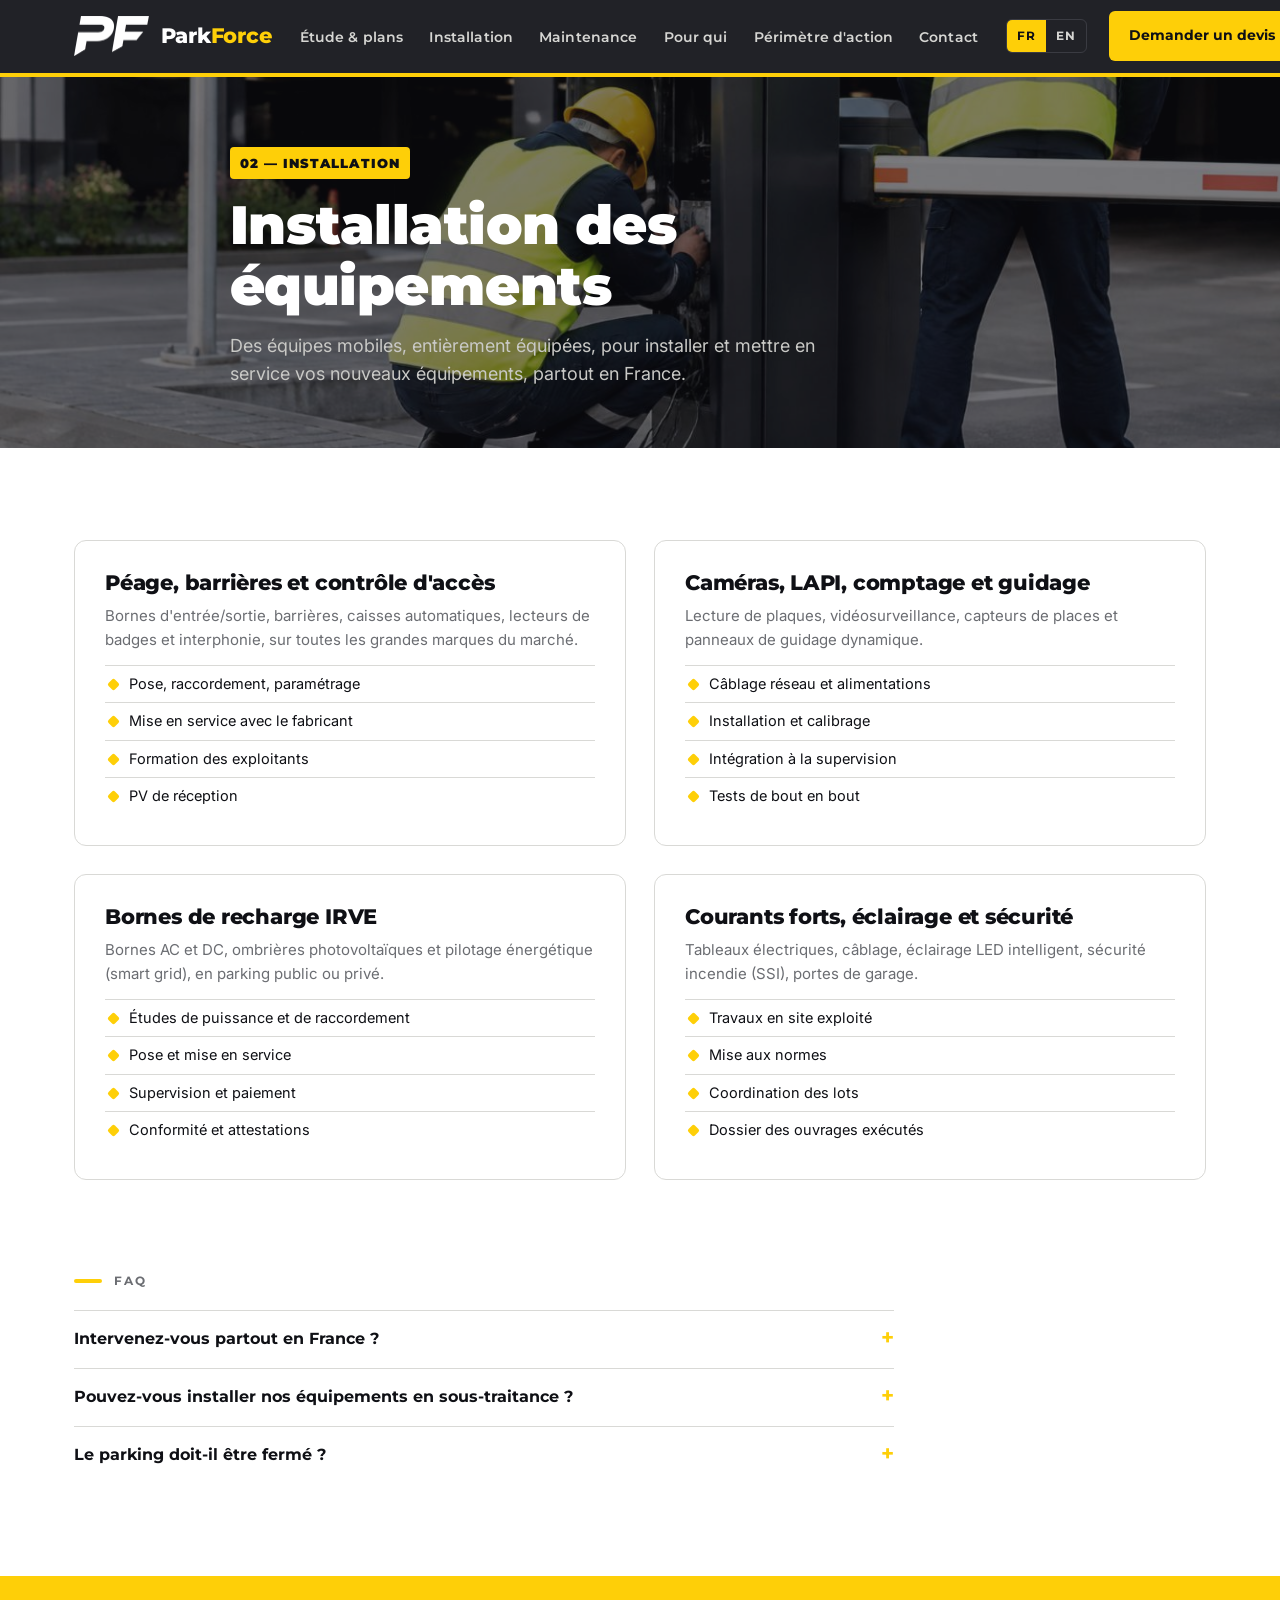
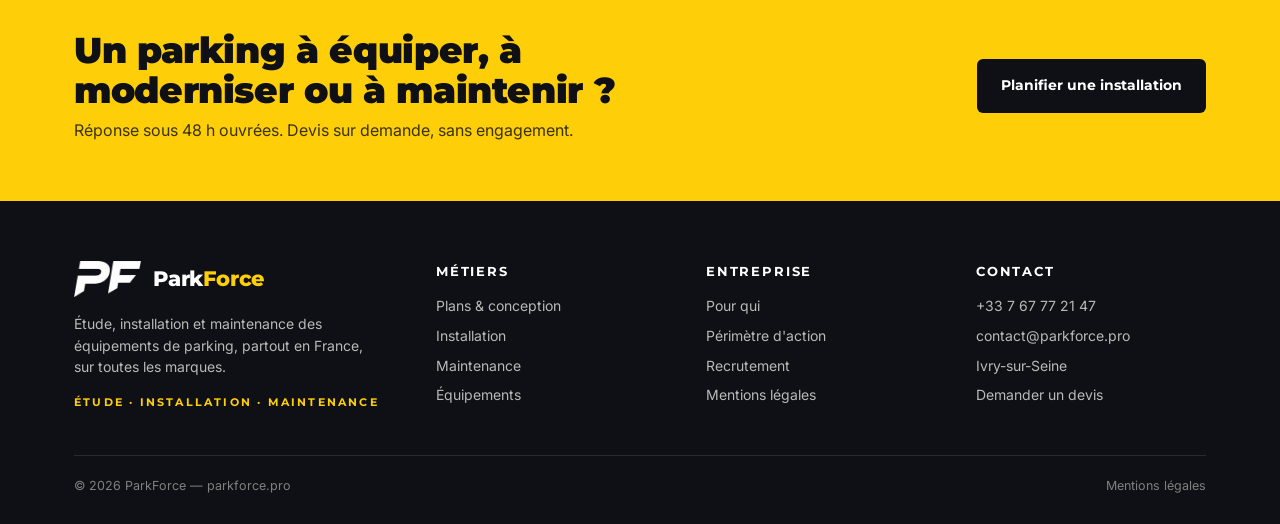
<file: installation.html>
<!DOCTYPE html>
<html lang="fr">
<head>
<meta charset="utf-8">
<meta name="viewport" content="width=device-width, initial-scale=1">
<title>Installation d'équipements de parking — ParkForce</title>
<meta name="description" content="Installation et mise en service d'équipements de parking : péage, barrières, LAPI, IRVE, éclairage, SSI, partout en France.">
<link rel="canonical" href="https://parkforce.pro/installation.html">
<link rel="alternate" hreflang="fr" href="https://parkforce.pro/installation.html">
<link rel="alternate" hreflang="en" href="https://parkforce.pro/en/installation.html">
<link rel="icon" href="assets/favicon.png" type="image/png">
<meta property="og:title" content="Installation d'équipements de parking — ParkForce"><meta property="og:description" content="Installation et mise en service d'équipements de parking : péage, barrières, LAPI, IRVE, éclairage, SSI, partout en France."><meta property="og:image" content="https://parkforce.pro/assets/og.png"><meta property="og:type" content="website">
<link rel="preconnect" href="https://fonts.googleapis.com">
<link href="https://fonts.googleapis.com/css2?family=Montserrat:wght@500;700;800;900&family=Inter:wght@400;500;600&display=swap" rel="stylesheet">
<link rel="stylesheet" href="assets/site.css">
</head>
<body>
<header>
  <div class="wrap nav">
    <a class="logo" href="index.html" aria-label="ParkForce"><img src="assets/logo-blanc.png" alt="ParkForce"><span class="wordmark">Park<em>Force</em></span></a>
    <ul><li><a href="etude.html">Étude & plans</a></li><li><a href="installation.html">Installation</a></li><li><a href="maintenance.html">Maintenance</a></li><li><a href="index.html#pourqui">Pour qui</a></li><li><a href="index.html#couverture">Périmètre d'action</a></li><li><a href="contact.html">Contact</a></li></ul>
    <div class="right">
      <span class="tel">+33 7 67 77 21 47</span>
      <div class="langsw"><span>FR</span><a href="en/installation.html" hreflang="en">EN</a></div>
      <a class="btn btn-y" href="contact.html#form">Demander un devis</a>
      <button class="burger" aria-label="Menu" onclick="document.getElementById('mnav').classList.toggle('open')">☰</button>
    </div>
  </div>
  <nav class="mobile-nav" id="mnav"><a href="etude.html">Étude & plans</a><a href="installation.html">Installation</a><a href="maintenance.html">Maintenance</a><a href="index.html#pourqui">Pour qui</a><a href="index.html#couverture">Périmètre d'action</a><a href="contact.html">Contact</a><a href="en/installation.html">EN</a></nav>
</header>
<div class="hazard"></div>

<section class="phero"><img class="phero-photo" src="assets/img/installation.jpg" alt=""><div class="wrap"><span class="num">02 — INSTALLATION</span><h1>Installation des équipements</h1><p>Des équipes mobiles, entièrement équipées, pour installer et mettre en service vos nouveaux équipements, partout en France.</p></div></section>
<section><div class="wrap"><div class="cols2"><div class="card"><h3>Péage, barrières et contrôle d'accès</h3><p>Bornes d'entrée/sortie, barrières, caisses automatiques, lecteurs de badges et interphonie, sur toutes les grandes marques du marché.</p><ul><li>Pose, raccordement, paramétrage</li><li>Mise en service avec le fabricant</li><li>Formation des exploitants</li><li>PV de réception</li></ul></div><div class="card"><h3>Caméras, LAPI, comptage et guidage</h3><p>Lecture de plaques, vidéosurveillance, capteurs de places et panneaux de guidage dynamique.</p><ul><li>Câblage réseau et alimentations</li><li>Installation et calibrage</li><li>Intégration à la supervision</li><li>Tests de bout en bout</li></ul></div><div class="card"><h3>Bornes de recharge IRVE</h3><p>Bornes AC et DC, ombrières photovoltaïques et pilotage énergétique (smart grid), en parking public ou privé.</p><ul><li>Études de puissance et de raccordement</li><li>Pose et mise en service</li><li>Supervision et paiement</li><li>Conformité et attestations</li></ul></div><div class="card"><h3>Courants forts, éclairage et sécurité</h3><p>Tableaux électriques, câblage, éclairage LED intelligent, sécurité incendie (SSI), portes de garage.</p><ul><li>Travaux en site exploité</li><li>Mise aux normes</li><li>Coordination des lots</li><li>Dossier des ouvrages exécutés</li></ul></div></div></div></section>
<section style="padding-top:0"><div class="wrap"><div class="sec-head" style="margin-bottom:20px"><div class="eyebrow">FAQ</div></div><div class="faq" style="max-width:820px"><details><summary>Intervenez-vous partout en France ?</summary><p>Oui : cinq hubs (Paris, Lyon, Bordeaux, Nantes, Aix-en-Provence), techniciens en région, et équipes dépêchables partout pour les chantiers d'une semaine ou plus.</p></details><details><summary>Pouvez-vous installer nos équipements en sous-traitance ?</summary><p>Oui. Les fabricants et distributeurs nous confient régulièrement l'installation de leurs équipements chez leurs clients.</p></details><details><summary>Le parking doit-il être fermé ?</summary><p>Rarement. Nous planifions les interventions pour maintenir l'exploitation (travail par zones, horaires creux, nuit si nécessaire).</p></details></div></div></section>
<div class="cta"><div class="wrap"><div><h2>Un parking à équiper, à moderniser ou à maintenir ?</h2><p>Réponse sous 48 h ouvrées. Devis sur demande, sans engagement.</p></div><a class="btn btn-dark" href="contact.html#form">Planifier une installation</a></div></div>

<footer>
  <div class="wrap">
    <div class="cols">
      <div>
        <div style="display:flex;align-items:center;gap:12px;margin-bottom:16px"><img src="assets/logo-blanc.png" alt="ParkForce" style="margin:0"><span class="wordmark">Park<em>Force</em></span></div>
        <p style="font-size:14px;max-width:300px">Étude, installation et maintenance des équipements de parking, partout en France, sur toutes les marques.</p>
        <p class="sig" style="margin-top:16px">Étude · Installation · Maintenance</p>
      </div>
      <div><h5>Métiers</h5><ul><li><a href="etude.html">Plans & conception</a></li><li><a href="installation.html">Installation</a></li><li><a href="maintenance.html">Maintenance</a></li><li><a href="index.html#equipements">Équipements</a></li></ul></div><div><h5>Entreprise</h5><ul><li><a href="index.html#pourqui">Pour qui</a></li><li><a href="index.html#couverture">Périmètre d'action</a></li><li><a href="contact.html">Recrutement</a></li><li><a href="mentions-legales.html">Mentions légales</a></li></ul></div><div><h5>Contact</h5><ul><li>+33 7 67 77 21 47</li><li>contact@parkforce.pro</li><li>Ivry-sur-Seine</li><li><a href="contact.html">Demander un devis</a></li></ul></div>
    </div>
    <div class="legal"><span>© 2026 ParkForce — parkforce.pro</span><span><a href="mentions-legales.html">Mentions légales</a></span></div>
  </div>
</footer>
<script>window.PF_CHAT_ENDPOINT="";</script>
<script src="assets/chat.js" defer></script>
</body>
</html>
</file>
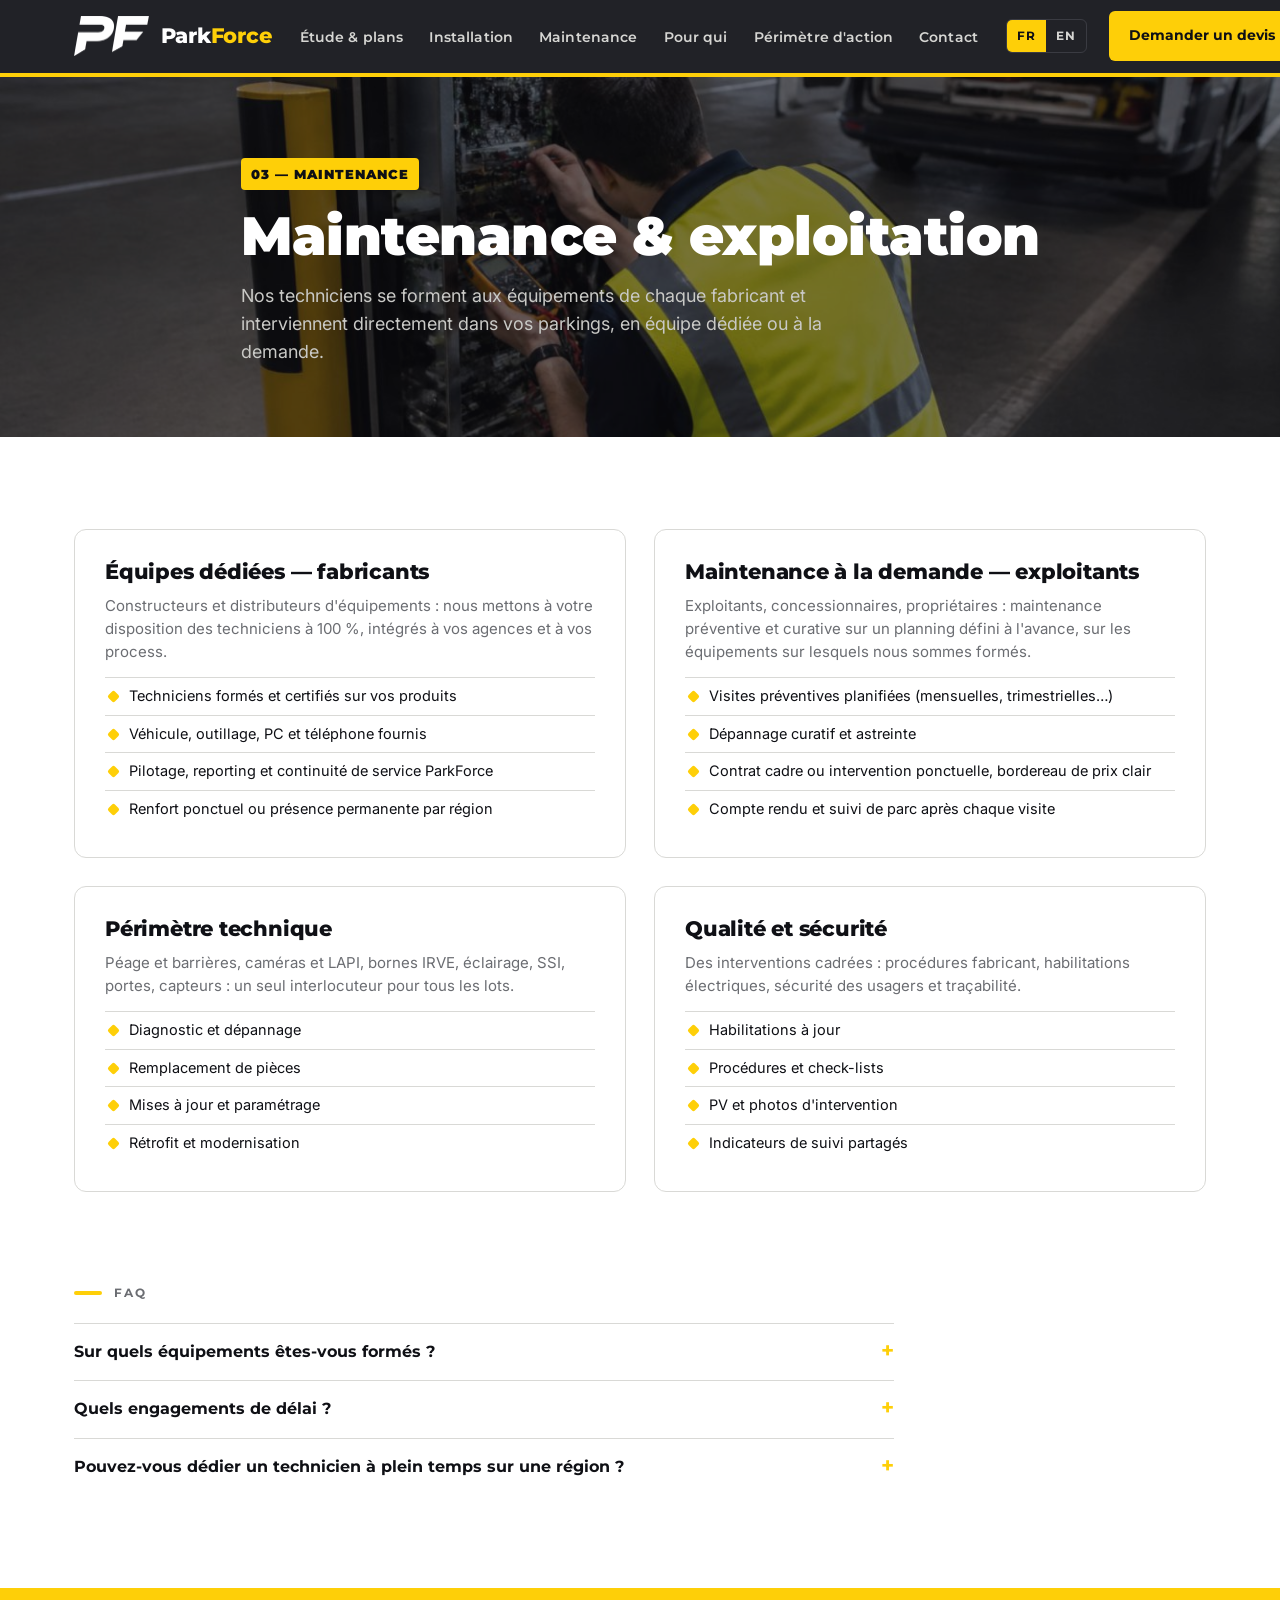
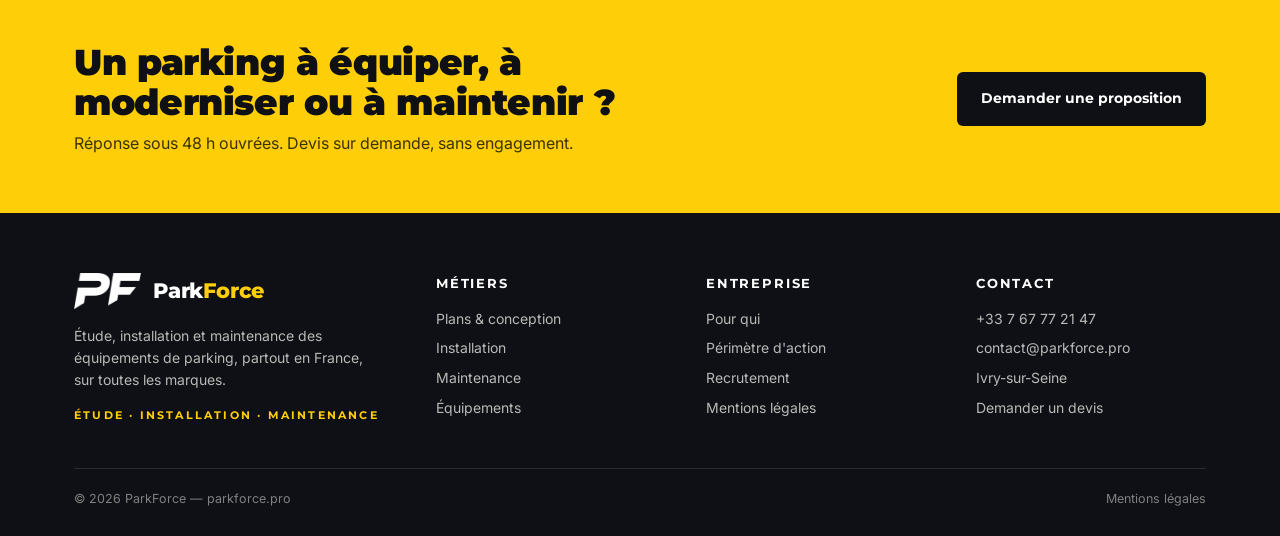
<file: maintenance.html>
<!DOCTYPE html>
<html lang="fr">
<head>
<meta charset="utf-8">
<meta name="viewport" content="width=device-width, initial-scale=1">
<title>Maintenance de parkings — ParkForce</title>
<meta name="description" content="Maintenance préventive et curative des équipements de parking, équipes dédiées pour les fabricants, interventions à la demande pour les exploitants.">
<link rel="canonical" href="https://parkforce.pro/maintenance.html">
<link rel="alternate" hreflang="fr" href="https://parkforce.pro/maintenance.html">
<link rel="alternate" hreflang="en" href="https://parkforce.pro/en/maintenance.html">
<link rel="icon" href="assets/favicon.png" type="image/png">
<meta property="og:title" content="Maintenance de parkings — ParkForce"><meta property="og:description" content="Maintenance préventive et curative des équipements de parking, équipes dédiées pour les fabricants, interventions à la demande pour les exploitants."><meta property="og:image" content="https://parkforce.pro/assets/og.png"><meta property="og:type" content="website">
<link rel="preconnect" href="https://fonts.googleapis.com">
<link href="https://fonts.googleapis.com/css2?family=Montserrat:wght@500;700;800;900&family=Inter:wght@400;500;600&display=swap" rel="stylesheet">
<link rel="stylesheet" href="assets/site.css">
</head>
<body>
<header>
  <div class="wrap nav">
    <a class="logo" href="index.html" aria-label="ParkForce"><img src="assets/logo-blanc.png" alt="ParkForce"><span class="wordmark">Park<em>Force</em></span></a>
    <ul><li><a href="etude.html">Étude & plans</a></li><li><a href="installation.html">Installation</a></li><li><a href="maintenance.html">Maintenance</a></li><li><a href="index.html#pourqui">Pour qui</a></li><li><a href="index.html#couverture">Périmètre d'action</a></li><li><a href="contact.html">Contact</a></li></ul>
    <div class="right">
      <span class="tel">+33 7 67 77 21 47</span>
      <div class="langsw"><span>FR</span><a href="en/maintenance.html" hreflang="en">EN</a></div>
      <a class="btn btn-y" href="contact.html#form">Demander un devis</a>
      <button class="burger" aria-label="Menu" onclick="document.getElementById('mnav').classList.toggle('open')">☰</button>
    </div>
  </div>
  <nav class="mobile-nav" id="mnav"><a href="etude.html">Étude & plans</a><a href="installation.html">Installation</a><a href="maintenance.html">Maintenance</a><a href="index.html#pourqui">Pour qui</a><a href="index.html#couverture">Périmètre d'action</a><a href="contact.html">Contact</a><a href="en/maintenance.html">EN</a></nav>
</header>
<div class="hazard"></div>

<section class="phero"><img class="phero-photo" src="assets/img/maintenance.jpg" alt=""><div class="wrap"><span class="num">03 — MAINTENANCE</span><h1>Maintenance & exploitation</h1><p>Nos techniciens se forment aux équipements de chaque fabricant et interviennent directement dans vos parkings, en équipe dédiée ou à la demande.</p></div></section>
<section><div class="wrap"><div class="cols2"><div class="card"><h3>Équipes dédiées — fabricants</h3><p>Constructeurs et distributeurs d'équipements : nous mettons à votre disposition des techniciens à 100 %, intégrés à vos agences et à vos process.</p><ul><li>Techniciens formés et certifiés sur vos produits</li><li>Véhicule, outillage, PC et téléphone fournis</li><li>Pilotage, reporting et continuité de service ParkForce</li><li>Renfort ponctuel ou présence permanente par région</li></ul></div><div class="card"><h3>Maintenance à la demande — exploitants</h3><p>Exploitants, concessionnaires, propriétaires : maintenance préventive et curative sur un planning défini à l'avance, sur les équipements sur lesquels nous sommes formés.</p><ul><li>Visites préventives planifiées (mensuelles, trimestrielles…)</li><li>Dépannage curatif et astreinte</li><li>Contrat cadre ou intervention ponctuelle, bordereau de prix clair</li><li>Compte rendu et suivi de parc après chaque visite</li></ul></div><div class="card"><h3>Périmètre technique</h3><p>Péage et barrières, caméras et LAPI, bornes IRVE, éclairage, SSI, portes, capteurs : un seul interlocuteur pour tous les lots.</p><ul><li>Diagnostic et dépannage</li><li>Remplacement de pièces</li><li>Mises à jour et paramétrage</li><li>Rétrofit et modernisation</li></ul></div><div class="card"><h3>Qualité et sécurité</h3><p>Des interventions cadrées : procédures fabricant, habilitations électriques, sécurité des usagers et traçabilité.</p><ul><li>Habilitations à jour</li><li>Procédures et check-lists</li><li>PV et photos d'intervention</li><li>Indicateurs de suivi partagés</li></ul></div></div></div></section>
<section style="padding-top:0"><div class="wrap"><div class="sec-head" style="margin-bottom:20px"><div class="eyebrow">FAQ</div></div><div class="faq" style="max-width:820px"><details><summary>Sur quels équipements êtes-vous formés ?</summary><p>Sur les principaux fabricants de billettique, péage et contrôle d'accès, et sur les grandes marques d'IRVE. Nous nous formons sur vos équipements si besoin.</p></details><details><summary>Quels engagements de délai ?</summary><p>Définis contractuellement selon le site : astreinte, délai d'intervention et de remise en service. Parlons-en.</p></details><details><summary>Pouvez-vous dédier un technicien à plein temps sur une région ?</summary><p>Oui. Pour les fabricants et distributeurs, nous plaçons des techniciens dédiés à 100 % dans la région de votre choix, formés sur vos équipements.</p></details></div></div></section>
<div class="cta"><div class="wrap"><div><h2>Un parking à équiper, à moderniser ou à maintenir ?</h2><p>Réponse sous 48 h ouvrées. Devis sur demande, sans engagement.</p></div><a class="btn btn-dark" href="contact.html#form">Demander une proposition</a></div></div>

<footer>
  <div class="wrap">
    <div class="cols">
      <div>
        <div style="display:flex;align-items:center;gap:12px;margin-bottom:16px"><img src="assets/logo-blanc.png" alt="ParkForce" style="margin:0"><span class="wordmark">Park<em>Force</em></span></div>
        <p style="font-size:14px;max-width:300px">Étude, installation et maintenance des équipements de parking, partout en France, sur toutes les marques.</p>
        <p class="sig" style="margin-top:16px">Étude · Installation · Maintenance</p>
      </div>
      <div><h5>Métiers</h5><ul><li><a href="etude.html">Plans & conception</a></li><li><a href="installation.html">Installation</a></li><li><a href="maintenance.html">Maintenance</a></li><li><a href="index.html#equipements">Équipements</a></li></ul></div><div><h5>Entreprise</h5><ul><li><a href="index.html#pourqui">Pour qui</a></li><li><a href="index.html#couverture">Périmètre d'action</a></li><li><a href="contact.html">Recrutement</a></li><li><a href="mentions-legales.html">Mentions légales</a></li></ul></div><div><h5>Contact</h5><ul><li>+33 7 67 77 21 47</li><li>contact@parkforce.pro</li><li>Ivry-sur-Seine</li><li><a href="contact.html">Demander un devis</a></li></ul></div>
    </div>
    <div class="legal"><span>© 2026 ParkForce — parkforce.pro</span><span><a href="mentions-legales.html">Mentions légales</a></span></div>
  </div>
</footer>
<script>window.PF_CHAT_ENDPOINT="";</script>
<script src="assets/chat.js" defer></script>
</body>
</html>
</file>
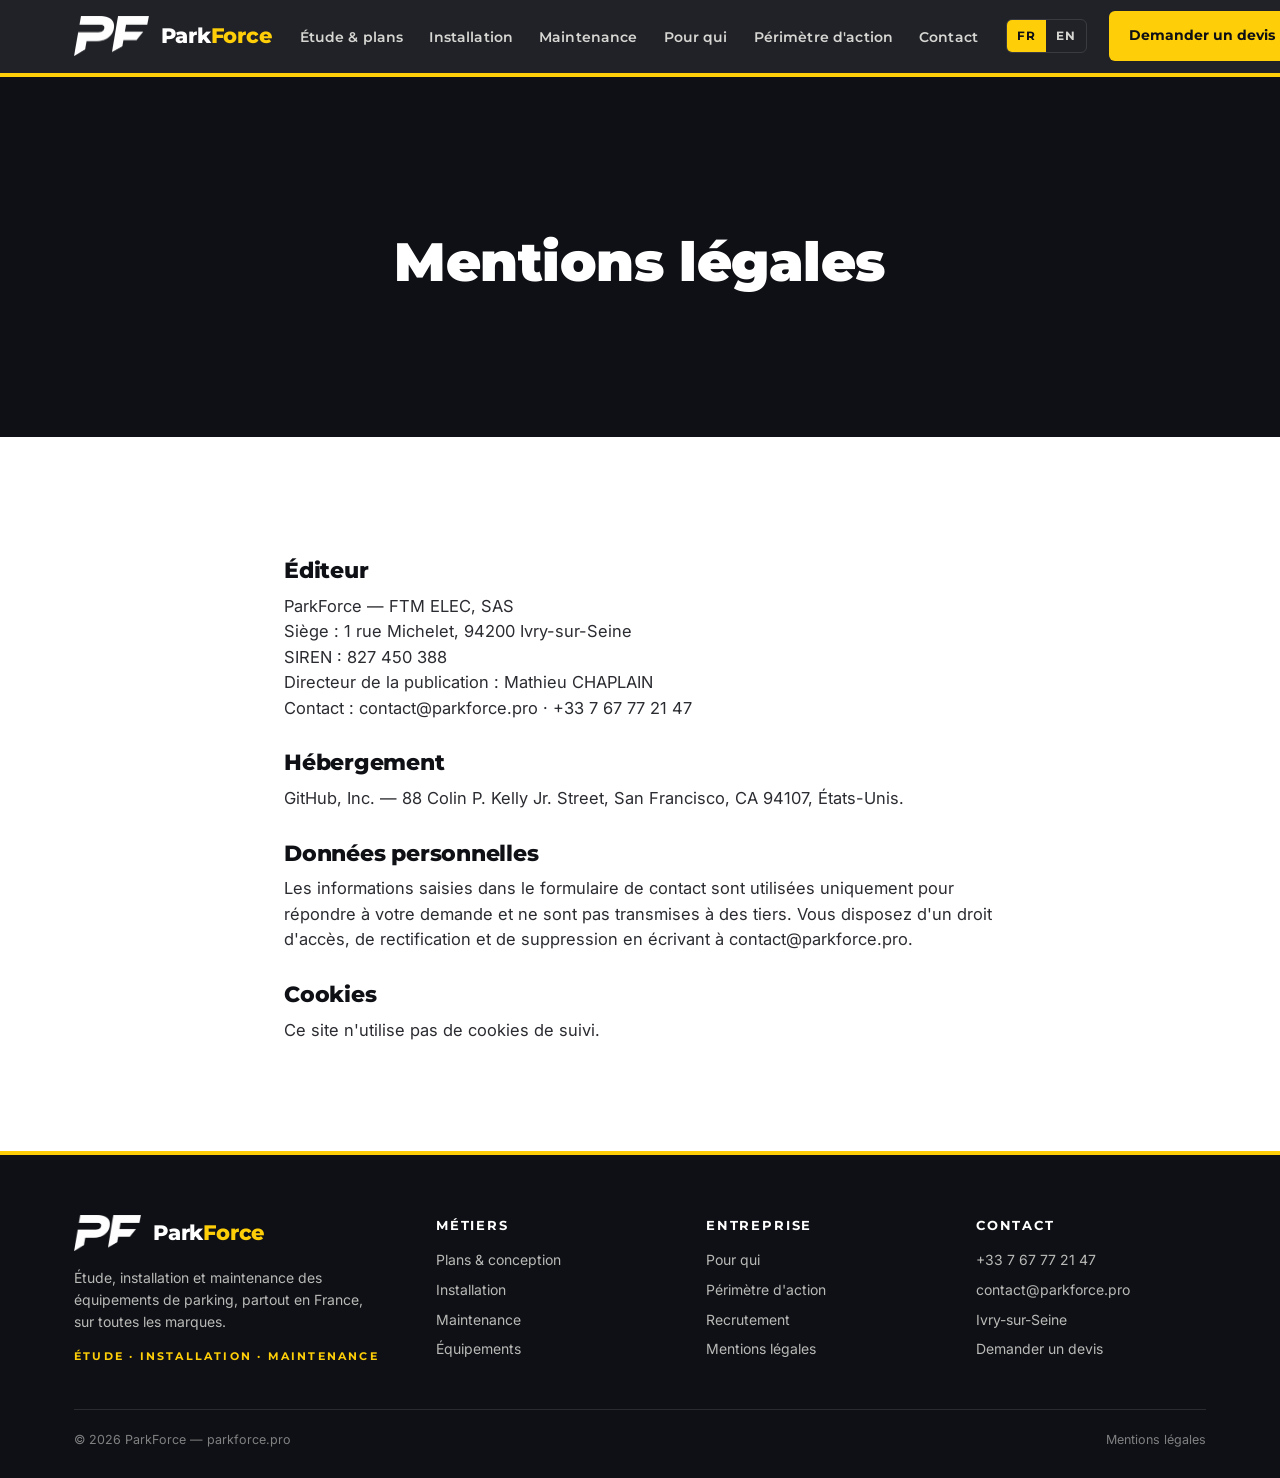
<file: mentions-legales.html>
<!DOCTYPE html>
<html lang="fr">
<head>
<meta charset="utf-8">
<meta name="viewport" content="width=device-width, initial-scale=1">
<title>Mentions légales — ParkForce</title>
<meta name="description" content="">
<link rel="canonical" href="https://parkforce.pro/mentions-legales.html">
<link rel="alternate" hreflang="fr" href="https://parkforce.pro/mentions-legales.html">
<link rel="alternate" hreflang="en" href="https://parkforce.pro/en/mentions-legales.html">
<link rel="icon" href="assets/favicon.png" type="image/png">
<meta property="og:title" content="Mentions légales — ParkForce"><meta property="og:description" content=""><meta property="og:image" content="https://parkforce.pro/assets/og.png"><meta property="og:type" content="website">
<link rel="preconnect" href="https://fonts.googleapis.com">
<link href="https://fonts.googleapis.com/css2?family=Montserrat:wght@500;700;800;900&family=Inter:wght@400;500;600&display=swap" rel="stylesheet">
<link rel="stylesheet" href="assets/site.css">
</head>
<body>
<header>
  <div class="wrap nav">
    <a class="logo" href="index.html" aria-label="ParkForce"><img src="assets/logo-blanc.png" alt="ParkForce"><span class="wordmark">Park<em>Force</em></span></a>
    <ul><li><a href="etude.html">Étude & plans</a></li><li><a href="installation.html">Installation</a></li><li><a href="maintenance.html">Maintenance</a></li><li><a href="index.html#pourqui">Pour qui</a></li><li><a href="index.html#couverture">Périmètre d'action</a></li><li><a href="contact.html">Contact</a></li></ul>
    <div class="right">
      <span class="tel">+33 7 67 77 21 47</span>
      <div class="langsw"><span>FR</span><a href="en/mentions-legales.html" hreflang="en">EN</a></div>
      <a class="btn btn-y" href="contact.html#form">Demander un devis</a>
      <button class="burger" aria-label="Menu" onclick="document.getElementById('mnav').classList.toggle('open')">☰</button>
    </div>
  </div>
  <nav class="mobile-nav" id="mnav"><a href="etude.html">Étude & plans</a><a href="installation.html">Installation</a><a href="maintenance.html">Maintenance</a><a href="index.html#pourqui">Pour qui</a><a href="index.html#couverture">Périmètre d'action</a><a href="contact.html">Contact</a><a href="en/mentions-legales.html">EN</a></nav>
</header>
<div class="hazard"></div>
<section class="phero" style="padding:50px 0 40px"><div class="wrap"><h1>Mentions légales</h1></div></section><section><div class="wrap prose"><h3>Éditeur</h3><p>ParkForce — FTM ELEC, SAS<br>Siège : 1 rue Michelet, 94200 Ivry-sur-Seine<br>SIREN : 827 450 388<br>Directeur de la publication : Mathieu CHAPLAIN<br>Contact : contact@parkforce.pro · +33 7 67 77 21 47</p><h3>Hébergement</h3><p>GitHub, Inc. — 88 Colin P. Kelly Jr. Street, San Francisco, CA 94107, États-Unis.</p><h3>Données personnelles</h3><p>Les informations saisies dans le formulaire de contact sont utilisées uniquement pour répondre à votre demande et ne sont pas transmises à des tiers. Vous disposez d'un droit d'accès, de rectification et de suppression en écrivant à contact@parkforce.pro.</p><h3>Cookies</h3><p>Ce site n'utilise pas de cookies de suivi.</p></div></section>
<footer>
  <div class="wrap">
    <div class="cols">
      <div>
        <div style="display:flex;align-items:center;gap:12px;margin-bottom:16px"><img src="assets/logo-blanc.png" alt="ParkForce" style="margin:0"><span class="wordmark">Park<em>Force</em></span></div>
        <p style="font-size:14px;max-width:300px">Étude, installation et maintenance des équipements de parking, partout en France, sur toutes les marques.</p>
        <p class="sig" style="margin-top:16px">Étude · Installation · Maintenance</p>
      </div>
      <div><h5>Métiers</h5><ul><li><a href="etude.html">Plans & conception</a></li><li><a href="installation.html">Installation</a></li><li><a href="maintenance.html">Maintenance</a></li><li><a href="index.html#equipements">Équipements</a></li></ul></div><div><h5>Entreprise</h5><ul><li><a href="index.html#pourqui">Pour qui</a></li><li><a href="index.html#couverture">Périmètre d'action</a></li><li><a href="contact.html">Recrutement</a></li><li><a href="mentions-legales.html">Mentions légales</a></li></ul></div><div><h5>Contact</h5><ul><li>+33 7 67 77 21 47</li><li>contact@parkforce.pro</li><li>Ivry-sur-Seine</li><li><a href="contact.html">Demander un devis</a></li></ul></div>
    </div>
    <div class="legal"><span>© 2026 ParkForce — parkforce.pro</span><span><a href="mentions-legales.html">Mentions légales</a></span></div>
  </div>
</footer>
<script>window.PF_CHAT_ENDPOINT="";</script>
<script src="assets/chat.js" defer></script>
</body>
</html>
</file>
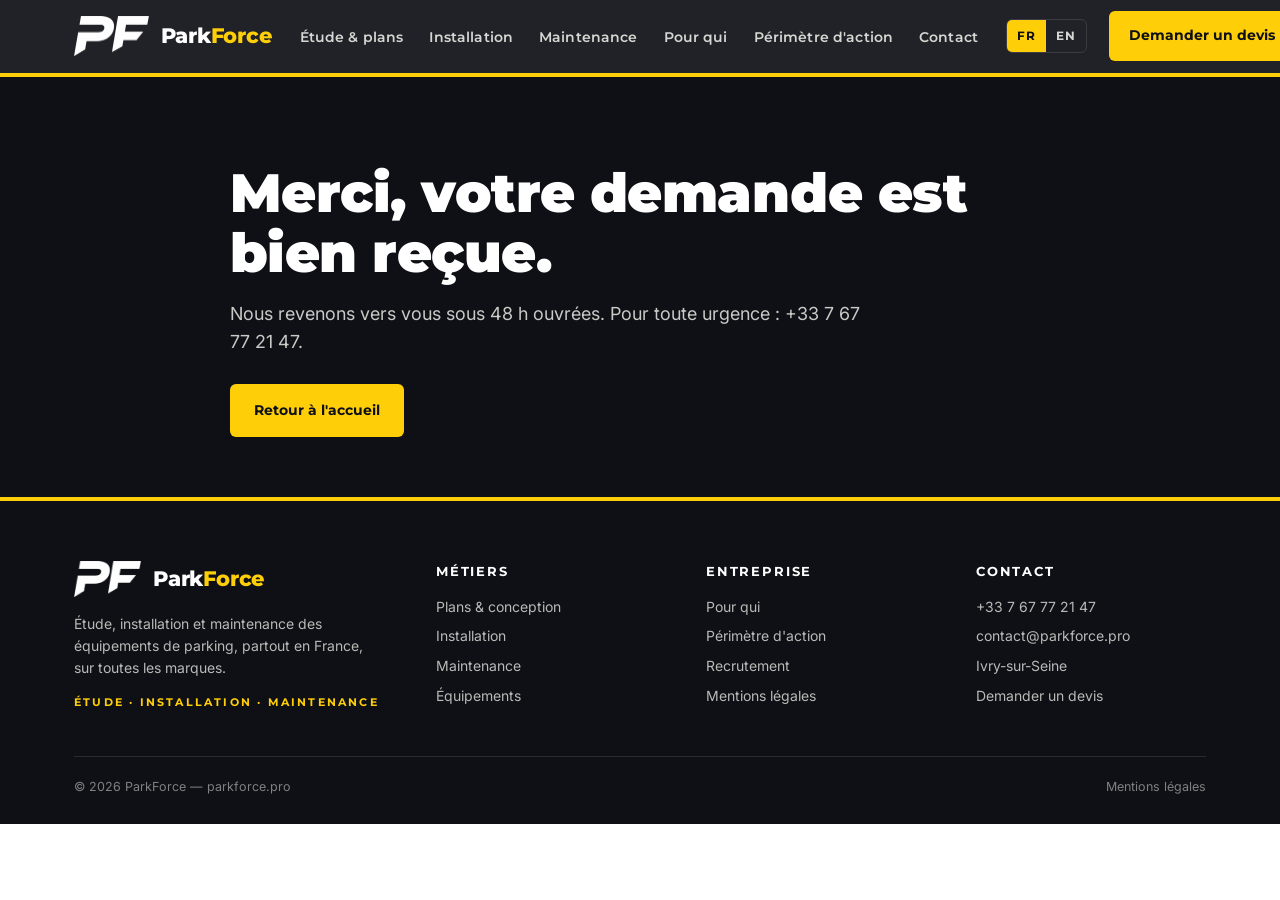
<file: merci.html>
<!DOCTYPE html>
<html lang="fr">
<head>
<meta charset="utf-8">
<meta name="viewport" content="width=device-width, initial-scale=1">
<title>Merci — ParkForce</title>
<meta name="description" content="">
<link rel="canonical" href="https://parkforce.pro/merci.html">
<link rel="alternate" hreflang="fr" href="https://parkforce.pro/merci.html">
<link rel="alternate" hreflang="en" href="https://parkforce.pro/en/merci.html">
<link rel="icon" href="assets/favicon.png" type="image/png">
<meta property="og:title" content="Merci — ParkForce"><meta property="og:description" content=""><meta property="og:image" content="https://parkforce.pro/assets/og.png"><meta property="og:type" content="website">
<link rel="preconnect" href="https://fonts.googleapis.com">
<link href="https://fonts.googleapis.com/css2?family=Montserrat:wght@500;700;800;900&family=Inter:wght@400;500;600&display=swap" rel="stylesheet">
<link rel="stylesheet" href="assets/site.css">
</head>
<body>
<header>
  <div class="wrap nav">
    <a class="logo" href="index.html" aria-label="ParkForce"><img src="assets/logo-blanc.png" alt="ParkForce"><span class="wordmark">Park<em>Force</em></span></a>
    <ul><li><a href="etude.html">Étude & plans</a></li><li><a href="installation.html">Installation</a></li><li><a href="maintenance.html">Maintenance</a></li><li><a href="index.html#pourqui">Pour qui</a></li><li><a href="index.html#couverture">Périmètre d'action</a></li><li><a href="contact.html">Contact</a></li></ul>
    <div class="right">
      <span class="tel">+33 7 67 77 21 47</span>
      <div class="langsw"><span>FR</span><a href="en/merci.html" hreflang="en">EN</a></div>
      <a class="btn btn-y" href="contact.html#form">Demander un devis</a>
      <button class="burger" aria-label="Menu" onclick="document.getElementById('mnav').classList.toggle('open')">☰</button>
    </div>
  </div>
  <nav class="mobile-nav" id="mnav"><a href="etude.html">Étude & plans</a><a href="installation.html">Installation</a><a href="maintenance.html">Maintenance</a><a href="index.html#pourqui">Pour qui</a><a href="index.html#couverture">Périmètre d'action</a><a href="contact.html">Contact</a><a href="en/merci.html">EN</a></nav>
</header>
<div class="hazard"></div>
<section class="phero"><div class="wrap"><h1>Merci, votre demande est bien reçue.</h1><p>Nous revenons vers vous sous 48 h ouvrées. Pour toute urgence : +33 7 67 77 21 47.</p><p style="margin-top:28px"><a class="btn btn-y" href="index.html">Retour à l'accueil</a></p></div></section>
<footer>
  <div class="wrap">
    <div class="cols">
      <div>
        <div style="display:flex;align-items:center;gap:12px;margin-bottom:16px"><img src="assets/logo-blanc.png" alt="ParkForce" style="margin:0"><span class="wordmark">Park<em>Force</em></span></div>
        <p style="font-size:14px;max-width:300px">Étude, installation et maintenance des équipements de parking, partout en France, sur toutes les marques.</p>
        <p class="sig" style="margin-top:16px">Étude · Installation · Maintenance</p>
      </div>
      <div><h5>Métiers</h5><ul><li><a href="etude.html">Plans & conception</a></li><li><a href="installation.html">Installation</a></li><li><a href="maintenance.html">Maintenance</a></li><li><a href="index.html#equipements">Équipements</a></li></ul></div><div><h5>Entreprise</h5><ul><li><a href="index.html#pourqui">Pour qui</a></li><li><a href="index.html#couverture">Périmètre d'action</a></li><li><a href="contact.html">Recrutement</a></li><li><a href="mentions-legales.html">Mentions légales</a></li></ul></div><div><h5>Contact</h5><ul><li>+33 7 67 77 21 47</li><li>contact@parkforce.pro</li><li>Ivry-sur-Seine</li><li><a href="contact.html">Demander un devis</a></li></ul></div>
    </div>
    <div class="legal"><span>© 2026 ParkForce — parkforce.pro</span><span><a href="mentions-legales.html">Mentions légales</a></span></div>
  </div>
</footer>
<script>window.PF_CHAT_ENDPOINT="";</script>
<script src="assets/chat.js" defer></script>
</body>
</html>
</file>
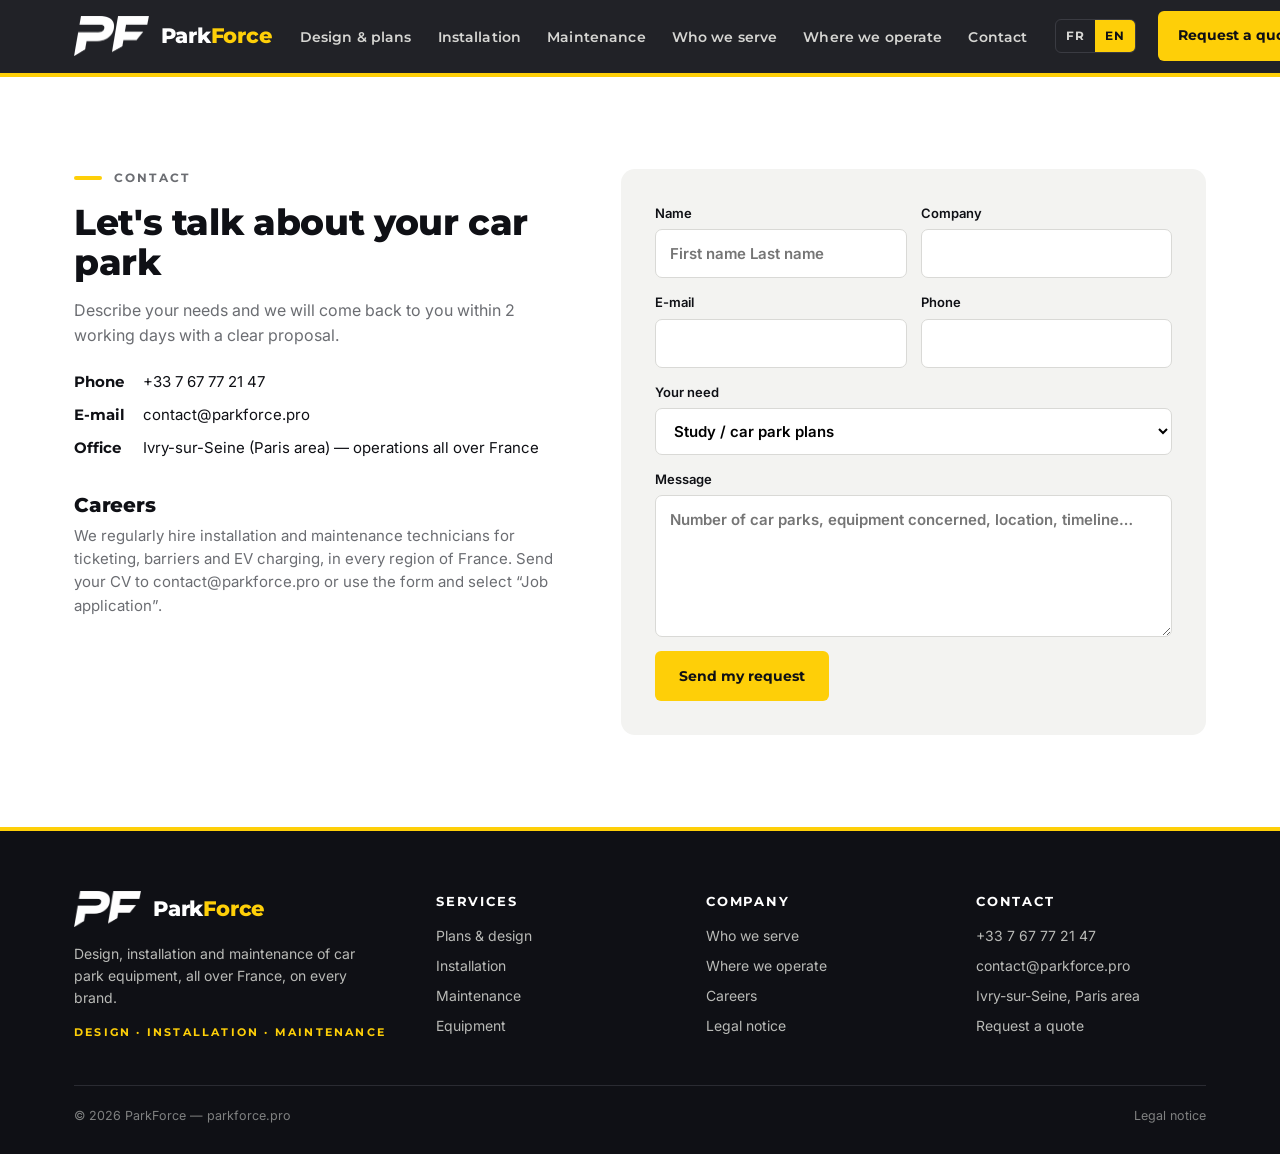
<file: en/contact.html>
<!DOCTYPE html>
<html lang="en">
<head>
<meta charset="utf-8">
<meta name="viewport" content="width=device-width, initial-scale=1">
<title>Contact — ParkForce</title>
<meta name="description" content="Contact ParkForce for a car park study, installation or maintenance contract.">
<link rel="canonical" href="https://parkforce.pro/en/contact.html">
<link rel="alternate" hreflang="fr" href="https://parkforce.pro/contact.html">
<link rel="alternate" hreflang="en" href="https://parkforce.pro/en/contact.html">
<link rel="icon" href="../assets/favicon.png" type="image/png">
<meta property="og:title" content="Contact — ParkForce"><meta property="og:description" content="Contact ParkForce for a car park study, installation or maintenance contract."><meta property="og:image" content="https://parkforce.pro/assets/og.png"><meta property="og:type" content="website">
<link rel="preconnect" href="https://fonts.googleapis.com">
<link href="https://fonts.googleapis.com/css2?family=Montserrat:wght@500;700;800;900&family=Inter:wght@400;500;600&display=swap" rel="stylesheet">
<link rel="stylesheet" href="../assets/site.css">
</head>
<body>
<header>
  <div class="wrap nav">
    <a class="logo" href="index.html" aria-label="ParkForce"><img src="../assets/logo-blanc.png" alt="ParkForce"><span class="wordmark">Park<em>Force</em></span></a>
    <ul><li><a href="etude.html">Design & plans</a></li><li><a href="installation.html">Installation</a></li><li><a href="maintenance.html">Maintenance</a></li><li><a href="index.html#pourqui">Who we serve</a></li><li><a href="index.html#couverture">Where we operate</a></li><li><a href="contact.html">Contact</a></li></ul>
    <div class="right">
      <span class="tel">+33 7 67 77 21 47</span>
      <div class="langsw"><a href="../contact.html" hreflang="fr">FR</a><span>EN</span></div>
      <a class="btn btn-y" href="contact.html#form">Request a quote</a>
      <button class="burger" aria-label="Menu" onclick="document.getElementById('mnav').classList.toggle('open')">☰</button>
    </div>
  </div>
  <nav class="mobile-nav" id="mnav"><a href="etude.html">Design & plans</a><a href="installation.html">Installation</a><a href="maintenance.html">Maintenance</a><a href="index.html#pourqui">Who we serve</a><a href="index.html#couverture">Where we operate</a><a href="contact.html">Contact</a><a href="../contact.html">FR</a></nav>
</header>
<div class="hazard"></div>

<section id="contact"><div class="wrap contact">
  <div class="info">
    <div class="eyebrow">Contact</div>
    <h2 style="font-size:36px;font-weight:800;margin:14px 0 16px">Let's talk about your car park</h2>
    <p>Describe your needs and we will come back to you within 2 working days with a clear proposal.</p>
    <dl><dt>Phone</dt><dd>+33 7 67 77 21 47</dd><dt>E-mail</dt><dd>contact@parkforce.pro</dd><dt>Office</dt><dd>Ivry-sur-Seine (Paris area) — operations all over France</dd></dl>
    <h3 style="font-size:20px;font-weight:800;margin:34px 0 8px">Careers</h3>
    <p style="font-size:15px">We regularly hire installation and maintenance technicians for ticketing, barriers and EV charging, in every region of France. Send your CV to contact@parkforce.pro or use the form and select “Job application”.</p>
  </div>
  <form id="form" action="https://formsubmit.co/contact@parkforce.pro" method="POST">
    <input type="hidden" name="_subject" value="Request via parkforce.pro (EN)">
    <input type="hidden" name="_next" value="https://parkforce.pro/en/merci.html">
    <input type="hidden" name="_captcha" value="true">
    <input type="hidden" name="_template" value="table">
    <input type="text" name="_honey" style="display:none">
    <label>Name <input required name="Nom" placeholder="First name Last name"></label>
    <label>Company <input required name="Societe"></label>
    <label>E-mail <input required type="email" name="email"></label>
    <label>Phone <input name="Telephone"></label>
    <label class="full">Your need <select name="Besoin"><option>Study / car park plans</option><option>Equipment installation</option><option>Preventive / corrective maintenance</option><option>Dedicated team (manufacturer)</option><option>Job application</option><option>Other</option></select></label>
    <label class="full">Message <textarea rows="5" name="Message" placeholder="Number of car parks, equipment concerned, location, timeline…"></textarea></label>
    <div class="full"><button class="btn btn-y" type="submit">Send my request</button></div>
  </form>
</div></section>

<footer>
  <div class="wrap">
    <div class="cols">
      <div>
        <div style="display:flex;align-items:center;gap:12px;margin-bottom:16px"><img src="../assets/logo-blanc.png" alt="ParkForce" style="margin:0"><span class="wordmark">Park<em>Force</em></span></div>
        <p style="font-size:14px;max-width:300px">Design, installation and maintenance of car park equipment, all over France, on every brand.</p>
        <p class="sig" style="margin-top:16px">Design · Installation · Maintenance</p>
      </div>
      <div><h5>Services</h5><ul><li><a href="etude.html">Plans & design</a></li><li><a href="installation.html">Installation</a></li><li><a href="maintenance.html">Maintenance</a></li><li><a href="index.html#equipements">Equipment</a></li></ul></div><div><h5>Company</h5><ul><li><a href="index.html#pourqui">Who we serve</a></li><li><a href="index.html#couverture">Where we operate</a></li><li><a href="contact.html">Careers</a></li><li><a href="mentions-legales.html">Legal notice</a></li></ul></div><div><h5>Contact</h5><ul><li>+33 7 67 77 21 47</li><li>contact@parkforce.pro</li><li>Ivry-sur-Seine, Paris area</li><li><a href="contact.html">Request a quote</a></li></ul></div>
    </div>
    <div class="legal"><span>© 2026 ParkForce — parkforce.pro</span><span><a href="mentions-legales.html">Legal notice</a></span></div>
  </div>
</footer>
<script>window.PF_CHAT_ENDPOINT="";</script>
<script src="../assets/chat.js" defer></script>
</body>
</html>
</file>
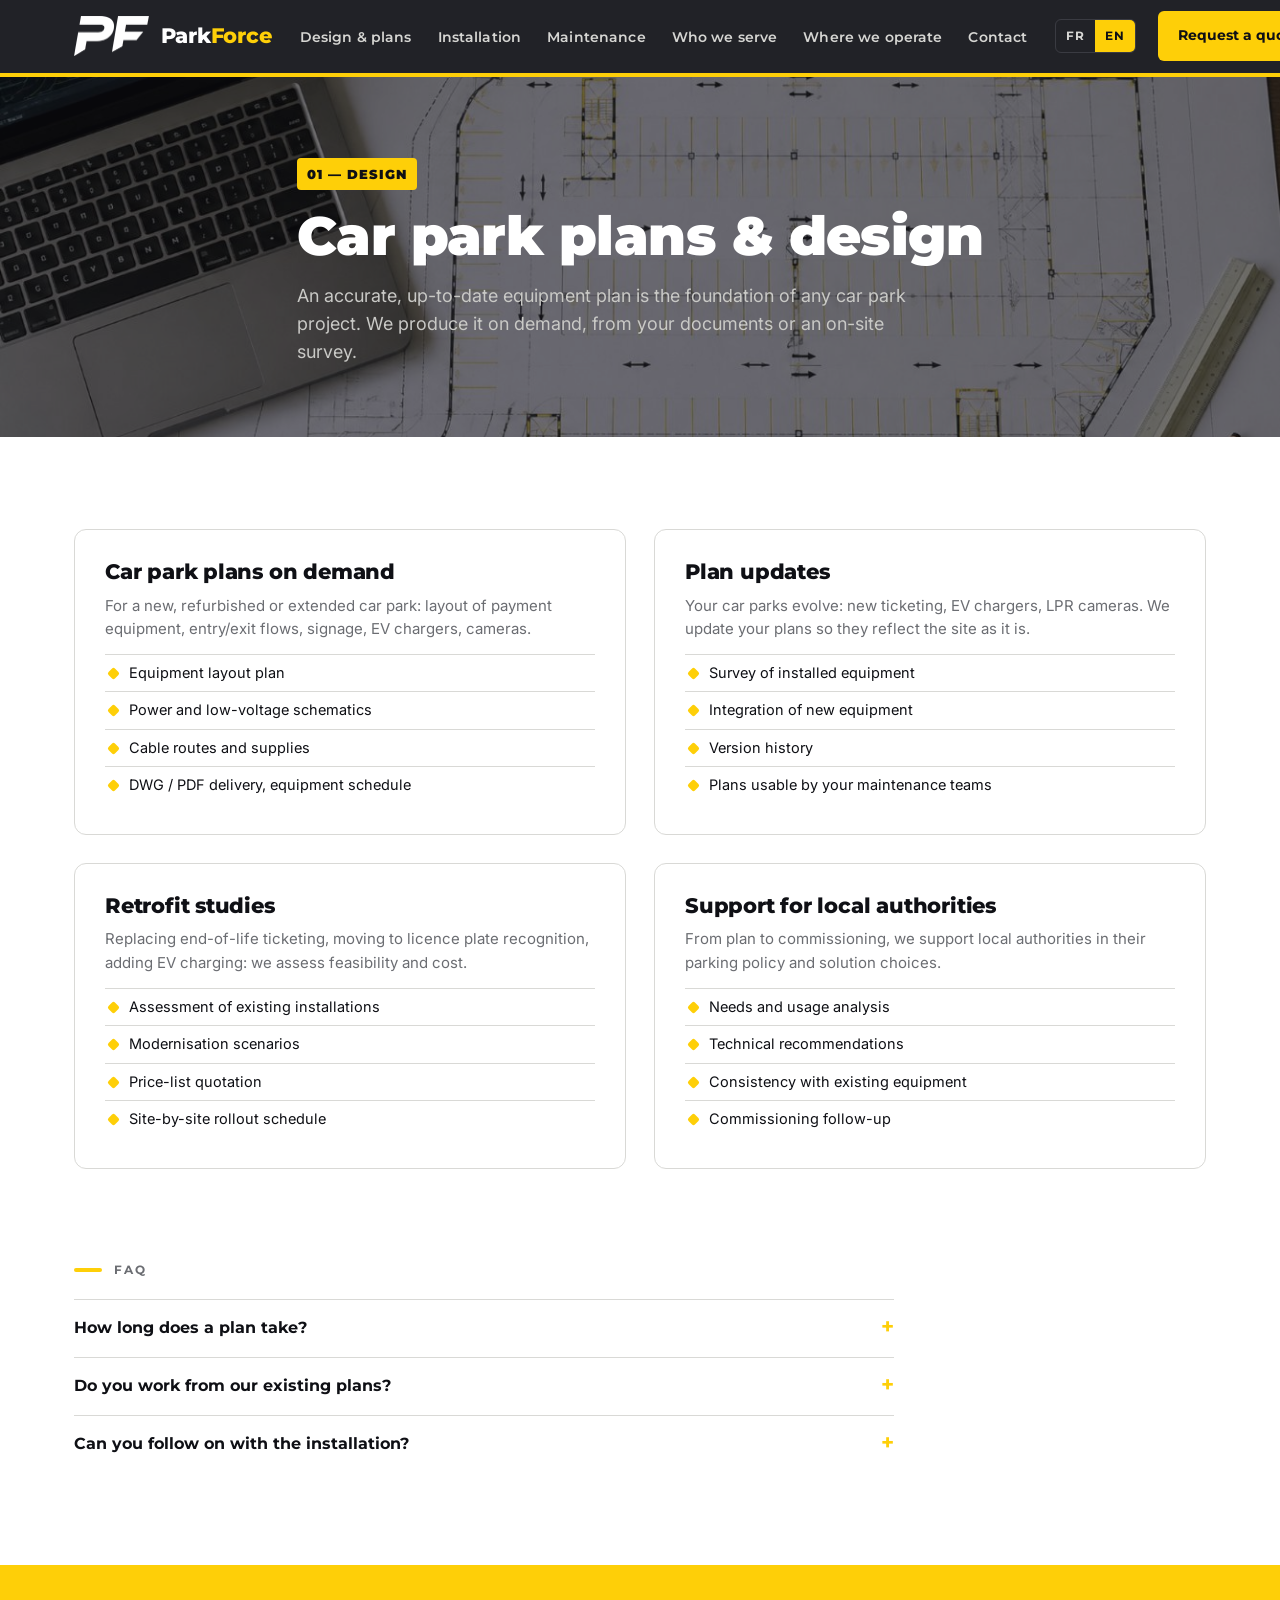
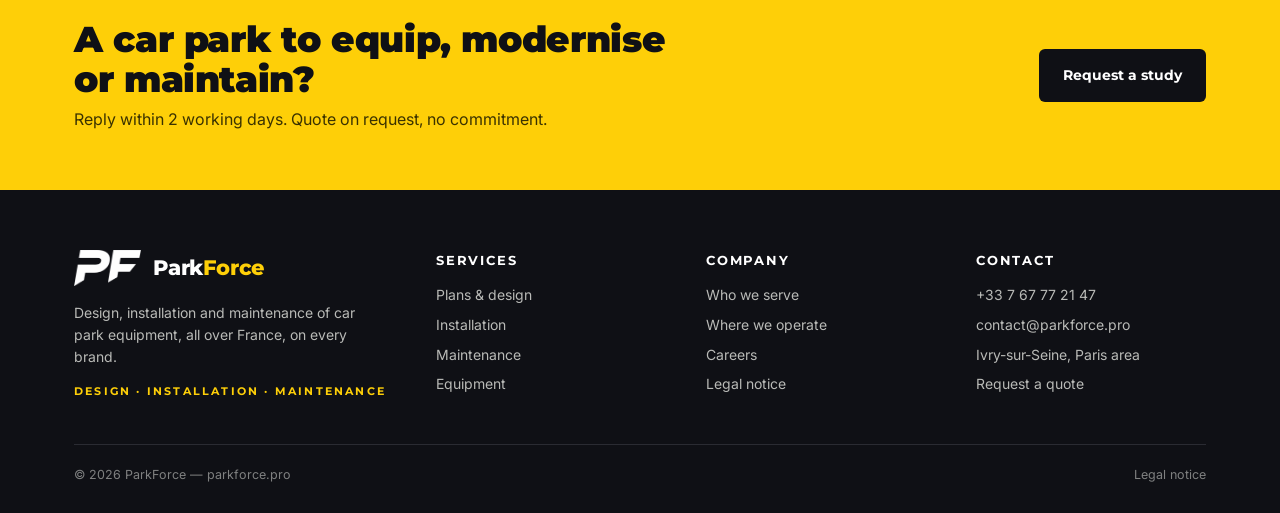
<file: en/etude.html>
<!DOCTYPE html>
<html lang="en">
<head>
<meta charset="utf-8">
<meta name="viewport" content="width=device-width, initial-scale=1">
<title>Car park design & plans — ParkForce</title>
<meta name="description" content="Car park plans on demand, plan updates with new equipment, retrofit studies.">
<link rel="canonical" href="https://parkforce.pro/en/etude.html">
<link rel="alternate" hreflang="fr" href="https://parkforce.pro/etude.html">
<link rel="alternate" hreflang="en" href="https://parkforce.pro/en/etude.html">
<link rel="icon" href="../assets/favicon.png" type="image/png">
<meta property="og:title" content="Car park design & plans — ParkForce"><meta property="og:description" content="Car park plans on demand, plan updates with new equipment, retrofit studies."><meta property="og:image" content="https://parkforce.pro/assets/og.png"><meta property="og:type" content="website">
<link rel="preconnect" href="https://fonts.googleapis.com">
<link href="https://fonts.googleapis.com/css2?family=Montserrat:wght@500;700;800;900&family=Inter:wght@400;500;600&display=swap" rel="stylesheet">
<link rel="stylesheet" href="../assets/site.css">
</head>
<body>
<header>
  <div class="wrap nav">
    <a class="logo" href="index.html" aria-label="ParkForce"><img src="../assets/logo-blanc.png" alt="ParkForce"><span class="wordmark">Park<em>Force</em></span></a>
    <ul><li><a href="etude.html">Design & plans</a></li><li><a href="installation.html">Installation</a></li><li><a href="maintenance.html">Maintenance</a></li><li><a href="index.html#pourqui">Who we serve</a></li><li><a href="index.html#couverture">Where we operate</a></li><li><a href="contact.html">Contact</a></li></ul>
    <div class="right">
      <span class="tel">+33 7 67 77 21 47</span>
      <div class="langsw"><a href="../etude.html" hreflang="fr">FR</a><span>EN</span></div>
      <a class="btn btn-y" href="contact.html#form">Request a quote</a>
      <button class="burger" aria-label="Menu" onclick="document.getElementById('mnav').classList.toggle('open')">☰</button>
    </div>
  </div>
  <nav class="mobile-nav" id="mnav"><a href="etude.html">Design & plans</a><a href="installation.html">Installation</a><a href="maintenance.html">Maintenance</a><a href="index.html#pourqui">Who we serve</a><a href="index.html#couverture">Where we operate</a><a href="contact.html">Contact</a><a href="../etude.html">FR</a></nav>
</header>
<div class="hazard"></div>

<section class="phero"><img class="phero-photo" src="../assets/img/etude.jpg" alt=""><div class="wrap"><span class="num">01 — DESIGN</span><h1>Car park plans & design</h1><p>An accurate, up-to-date equipment plan is the foundation of any car park project. We produce it on demand, from your documents or an on-site survey.</p></div></section>
<section><div class="wrap"><div class="cols2"><div class="card"><h3>Car park plans on demand</h3><p>For a new, refurbished or extended car park: layout of payment equipment, entry/exit flows, signage, EV chargers, cameras.</p><ul><li>Equipment layout plan</li><li>Power and low-voltage schematics</li><li>Cable routes and supplies</li><li>DWG / PDF delivery, equipment schedule</li></ul></div><div class="card"><h3>Plan updates</h3><p>Your car parks evolve: new ticketing, EV chargers, LPR cameras. We update your plans so they reflect the site as it is.</p><ul><li>Survey of installed equipment</li><li>Integration of new equipment</li><li>Version history</li><li>Plans usable by your maintenance teams</li></ul></div><div class="card"><h3>Retrofit studies</h3><p>Replacing end-of-life ticketing, moving to licence plate recognition, adding EV charging: we assess feasibility and cost.</p><ul><li>Assessment of existing installations</li><li>Modernisation scenarios</li><li>Price-list quotation</li><li>Site-by-site rollout schedule</li></ul></div><div class="card"><h3>Support for local authorities</h3><p>From plan to commissioning, we support local authorities in their parking policy and solution choices.</p><ul><li>Needs and usage analysis</li><li>Technical recommendations</li><li>Consistency with existing equipment</li><li>Commissioning follow-up</li></ul></div></div></div></section>
<section style="padding-top:0"><div class="wrap"><div class="sec-head" style="margin-bottom:20px"><div class="eyebrow">FAQ</div></div><div class="faq" style="max-width:820px"><details><summary>How long does a plan take?</summary><p>From a few days for a simple update to 2–3 weeks for a full multi-site retrofit study.</p></details><details><summary>Do you work from our existing plans?</summary><p>Yes. Send us your DWG/PDF files; if none exist, we carry out an on-site survey.</p></details><details><summary>Can you follow on with the installation?</summary><p>That is our strength: the same team designs, installs and maintains, with no loss of information.</p></details></div></div></section>
<div class="cta"><div class="wrap"><div><h2>A car park to equip, modernise or maintain?</h2><p>Reply within 2 working days. Quote on request, no commitment.</p></div><a class="btn btn-dark" href="contact.html#form">Request a study</a></div></div>

<footer>
  <div class="wrap">
    <div class="cols">
      <div>
        <div style="display:flex;align-items:center;gap:12px;margin-bottom:16px"><img src="../assets/logo-blanc.png" alt="ParkForce" style="margin:0"><span class="wordmark">Park<em>Force</em></span></div>
        <p style="font-size:14px;max-width:300px">Design, installation and maintenance of car park equipment, all over France, on every brand.</p>
        <p class="sig" style="margin-top:16px">Design · Installation · Maintenance</p>
      </div>
      <div><h5>Services</h5><ul><li><a href="etude.html">Plans & design</a></li><li><a href="installation.html">Installation</a></li><li><a href="maintenance.html">Maintenance</a></li><li><a href="index.html#equipements">Equipment</a></li></ul></div><div><h5>Company</h5><ul><li><a href="index.html#pourqui">Who we serve</a></li><li><a href="index.html#couverture">Where we operate</a></li><li><a href="contact.html">Careers</a></li><li><a href="mentions-legales.html">Legal notice</a></li></ul></div><div><h5>Contact</h5><ul><li>+33 7 67 77 21 47</li><li>contact@parkforce.pro</li><li>Ivry-sur-Seine, Paris area</li><li><a href="contact.html">Request a quote</a></li></ul></div>
    </div>
    <div class="legal"><span>© 2026 ParkForce — parkforce.pro</span><span><a href="mentions-legales.html">Legal notice</a></span></div>
  </div>
</footer>
<script>window.PF_CHAT_ENDPOINT="";</script>
<script src="../assets/chat.js" defer></script>
</body>
</html>
</file>
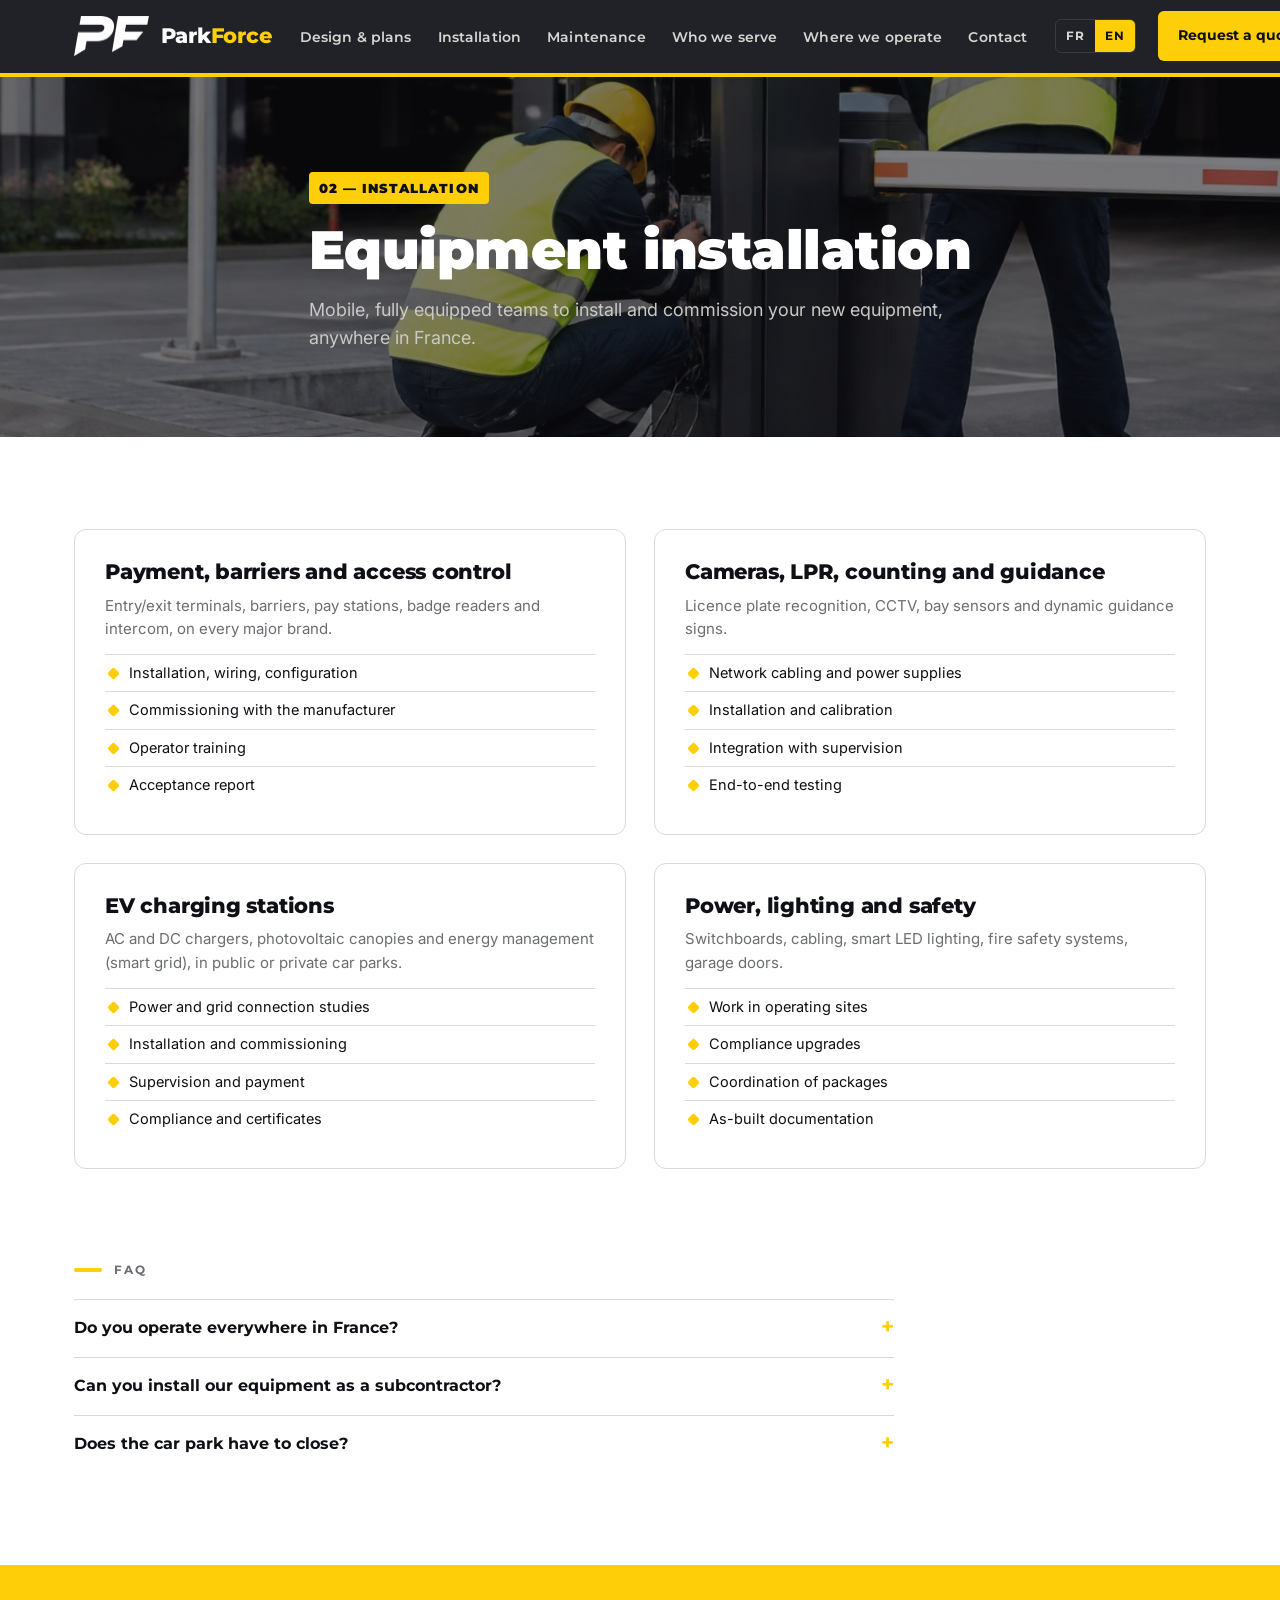
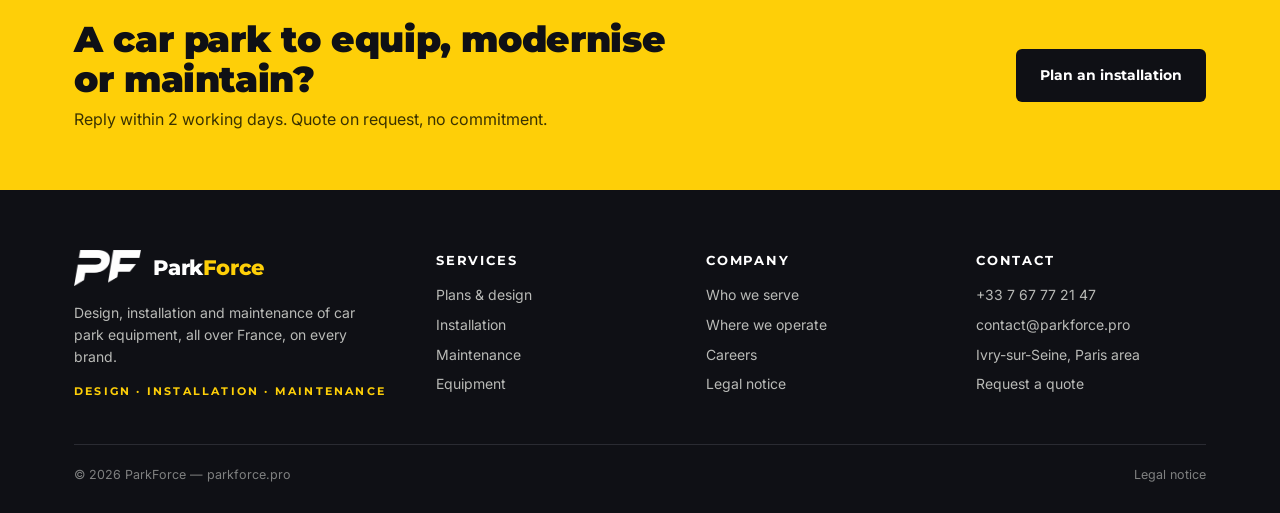
<file: en/installation.html>
<!DOCTYPE html>
<html lang="en">
<head>
<meta charset="utf-8">
<meta name="viewport" content="width=device-width, initial-scale=1">
<title>Car park equipment installation — ParkForce</title>
<meta name="description" content="Installation and commissioning of car park equipment: payment, barriers, LPR, EV charging, lighting, fire safety, all over France.">
<link rel="canonical" href="https://parkforce.pro/en/installation.html">
<link rel="alternate" hreflang="fr" href="https://parkforce.pro/installation.html">
<link rel="alternate" hreflang="en" href="https://parkforce.pro/en/installation.html">
<link rel="icon" href="../assets/favicon.png" type="image/png">
<meta property="og:title" content="Car park equipment installation — ParkForce"><meta property="og:description" content="Installation and commissioning of car park equipment: payment, barriers, LPR, EV charging, lighting, fire safety, all over France."><meta property="og:image" content="https://parkforce.pro/assets/og.png"><meta property="og:type" content="website">
<link rel="preconnect" href="https://fonts.googleapis.com">
<link href="https://fonts.googleapis.com/css2?family=Montserrat:wght@500;700;800;900&family=Inter:wght@400;500;600&display=swap" rel="stylesheet">
<link rel="stylesheet" href="../assets/site.css">
</head>
<body>
<header>
  <div class="wrap nav">
    <a class="logo" href="index.html" aria-label="ParkForce"><img src="../assets/logo-blanc.png" alt="ParkForce"><span class="wordmark">Park<em>Force</em></span></a>
    <ul><li><a href="etude.html">Design & plans</a></li><li><a href="installation.html">Installation</a></li><li><a href="maintenance.html">Maintenance</a></li><li><a href="index.html#pourqui">Who we serve</a></li><li><a href="index.html#couverture">Where we operate</a></li><li><a href="contact.html">Contact</a></li></ul>
    <div class="right">
      <span class="tel">+33 7 67 77 21 47</span>
      <div class="langsw"><a href="../installation.html" hreflang="fr">FR</a><span>EN</span></div>
      <a class="btn btn-y" href="contact.html#form">Request a quote</a>
      <button class="burger" aria-label="Menu" onclick="document.getElementById('mnav').classList.toggle('open')">☰</button>
    </div>
  </div>
  <nav class="mobile-nav" id="mnav"><a href="etude.html">Design & plans</a><a href="installation.html">Installation</a><a href="maintenance.html">Maintenance</a><a href="index.html#pourqui">Who we serve</a><a href="index.html#couverture">Where we operate</a><a href="contact.html">Contact</a><a href="../installation.html">FR</a></nav>
</header>
<div class="hazard"></div>

<section class="phero"><img class="phero-photo" src="../assets/img/installation.jpg" alt=""><div class="wrap"><span class="num">02 — INSTALLATION</span><h1>Equipment installation</h1><p>Mobile, fully equipped teams to install and commission your new equipment, anywhere in France.</p></div></section>
<section><div class="wrap"><div class="cols2"><div class="card"><h3>Payment, barriers and access control</h3><p>Entry/exit terminals, barriers, pay stations, badge readers and intercom, on every major brand.</p><ul><li>Installation, wiring, configuration</li><li>Commissioning with the manufacturer</li><li>Operator training</li><li>Acceptance report</li></ul></div><div class="card"><h3>Cameras, LPR, counting and guidance</h3><p>Licence plate recognition, CCTV, bay sensors and dynamic guidance signs.</p><ul><li>Network cabling and power supplies</li><li>Installation and calibration</li><li>Integration with supervision</li><li>End-to-end testing</li></ul></div><div class="card"><h3>EV charging stations</h3><p>AC and DC chargers, photovoltaic canopies and energy management (smart grid), in public or private car parks.</p><ul><li>Power and grid connection studies</li><li>Installation and commissioning</li><li>Supervision and payment</li><li>Compliance and certificates</li></ul></div><div class="card"><h3>Power, lighting and safety</h3><p>Switchboards, cabling, smart LED lighting, fire safety systems, garage doors.</p><ul><li>Work in operating sites</li><li>Compliance upgrades</li><li>Coordination of packages</li><li>As-built documentation</li></ul></div></div></div></section>
<section style="padding-top:0"><div class="wrap"><div class="sec-head" style="margin-bottom:20px"><div class="eyebrow">FAQ</div></div><div class="faq" style="max-width:820px"><details><summary>Do you operate everywhere in France?</summary><p>Yes: five hubs (Paris, Lyon, Bordeaux, Nantes, Aix-en-Provence), technicians in the regions, and teams dispatched anywhere for projects of a week or more.</p></details><details><summary>Can you install our equipment as a subcontractor?</summary><p>Yes. Manufacturers and distributors regularly entrust us with installing their equipment at their customers' sites.</p></details><details><summary>Does the car park have to close?</summary><p>Rarely. We schedule work to keep the site operating (zone by zone, off-peak hours, nights if needed).</p></details></div></div></section>
<div class="cta"><div class="wrap"><div><h2>A car park to equip, modernise or maintain?</h2><p>Reply within 2 working days. Quote on request, no commitment.</p></div><a class="btn btn-dark" href="contact.html#form">Plan an installation</a></div></div>

<footer>
  <div class="wrap">
    <div class="cols">
      <div>
        <div style="display:flex;align-items:center;gap:12px;margin-bottom:16px"><img src="../assets/logo-blanc.png" alt="ParkForce" style="margin:0"><span class="wordmark">Park<em>Force</em></span></div>
        <p style="font-size:14px;max-width:300px">Design, installation and maintenance of car park equipment, all over France, on every brand.</p>
        <p class="sig" style="margin-top:16px">Design · Installation · Maintenance</p>
      </div>
      <div><h5>Services</h5><ul><li><a href="etude.html">Plans & design</a></li><li><a href="installation.html">Installation</a></li><li><a href="maintenance.html">Maintenance</a></li><li><a href="index.html#equipements">Equipment</a></li></ul></div><div><h5>Company</h5><ul><li><a href="index.html#pourqui">Who we serve</a></li><li><a href="index.html#couverture">Where we operate</a></li><li><a href="contact.html">Careers</a></li><li><a href="mentions-legales.html">Legal notice</a></li></ul></div><div><h5>Contact</h5><ul><li>+33 7 67 77 21 47</li><li>contact@parkforce.pro</li><li>Ivry-sur-Seine, Paris area</li><li><a href="contact.html">Request a quote</a></li></ul></div>
    </div>
    <div class="legal"><span>© 2026 ParkForce — parkforce.pro</span><span><a href="mentions-legales.html">Legal notice</a></span></div>
  </div>
</footer>
<script>window.PF_CHAT_ENDPOINT="";</script>
<script src="../assets/chat.js" defer></script>
</body>
</html>
</file>
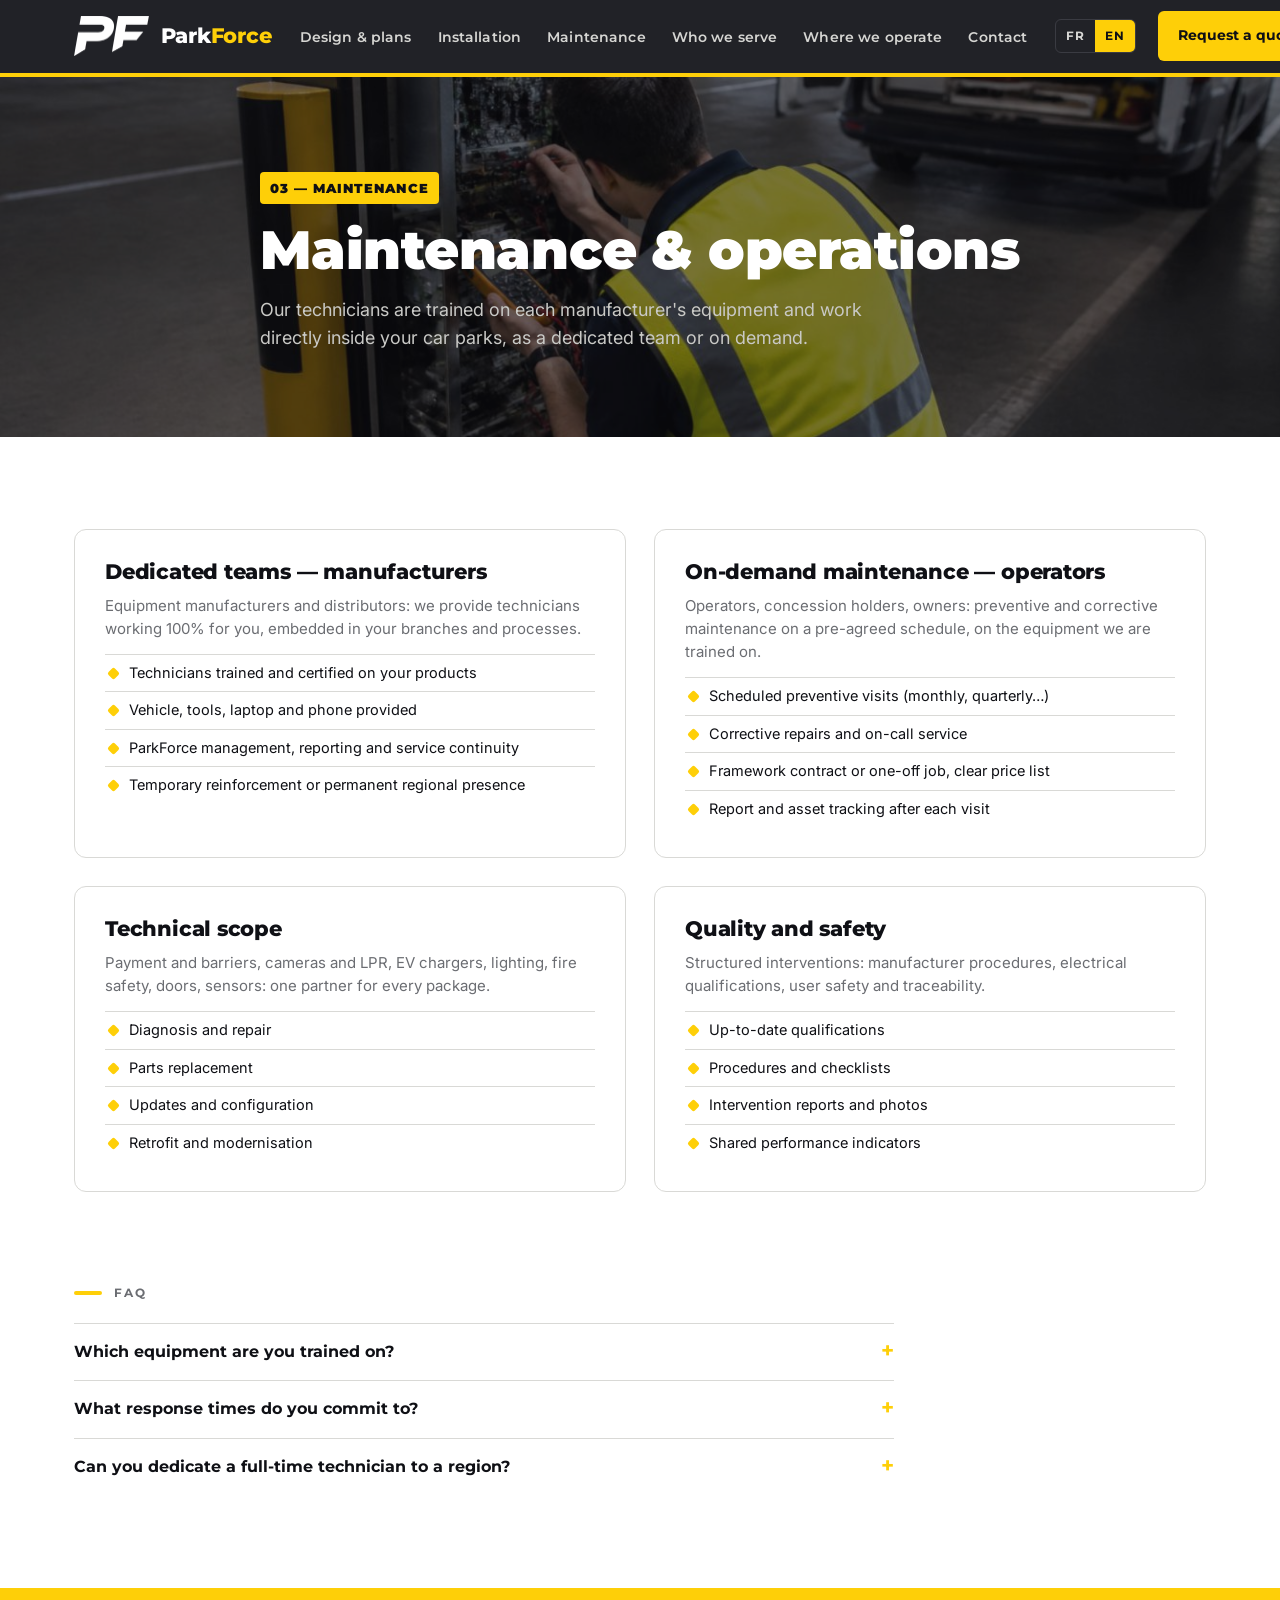
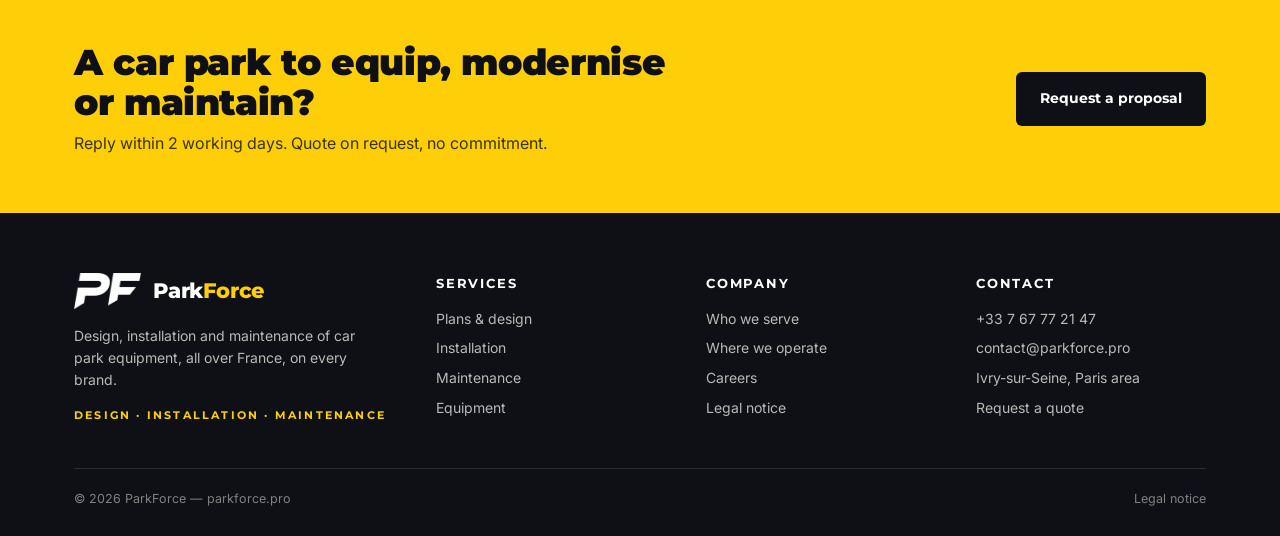
<file: en/maintenance.html>
<!DOCTYPE html>
<html lang="en">
<head>
<meta charset="utf-8">
<meta name="viewport" content="width=device-width, initial-scale=1">
<title>Car park maintenance — ParkForce</title>
<meta name="description" content="Preventive and corrective maintenance of car park equipment, dedicated teams for manufacturers, on-demand work for operators.">
<link rel="canonical" href="https://parkforce.pro/en/maintenance.html">
<link rel="alternate" hreflang="fr" href="https://parkforce.pro/maintenance.html">
<link rel="alternate" hreflang="en" href="https://parkforce.pro/en/maintenance.html">
<link rel="icon" href="../assets/favicon.png" type="image/png">
<meta property="og:title" content="Car park maintenance — ParkForce"><meta property="og:description" content="Preventive and corrective maintenance of car park equipment, dedicated teams for manufacturers, on-demand work for operators."><meta property="og:image" content="https://parkforce.pro/assets/og.png"><meta property="og:type" content="website">
<link rel="preconnect" href="https://fonts.googleapis.com">
<link href="https://fonts.googleapis.com/css2?family=Montserrat:wght@500;700;800;900&family=Inter:wght@400;500;600&display=swap" rel="stylesheet">
<link rel="stylesheet" href="../assets/site.css">
</head>
<body>
<header>
  <div class="wrap nav">
    <a class="logo" href="index.html" aria-label="ParkForce"><img src="../assets/logo-blanc.png" alt="ParkForce"><span class="wordmark">Park<em>Force</em></span></a>
    <ul><li><a href="etude.html">Design & plans</a></li><li><a href="installation.html">Installation</a></li><li><a href="maintenance.html">Maintenance</a></li><li><a href="index.html#pourqui">Who we serve</a></li><li><a href="index.html#couverture">Where we operate</a></li><li><a href="contact.html">Contact</a></li></ul>
    <div class="right">
      <span class="tel">+33 7 67 77 21 47</span>
      <div class="langsw"><a href="../maintenance.html" hreflang="fr">FR</a><span>EN</span></div>
      <a class="btn btn-y" href="contact.html#form">Request a quote</a>
      <button class="burger" aria-label="Menu" onclick="document.getElementById('mnav').classList.toggle('open')">☰</button>
    </div>
  </div>
  <nav class="mobile-nav" id="mnav"><a href="etude.html">Design & plans</a><a href="installation.html">Installation</a><a href="maintenance.html">Maintenance</a><a href="index.html#pourqui">Who we serve</a><a href="index.html#couverture">Where we operate</a><a href="contact.html">Contact</a><a href="../maintenance.html">FR</a></nav>
</header>
<div class="hazard"></div>

<section class="phero"><img class="phero-photo" src="../assets/img/maintenance.jpg" alt=""><div class="wrap"><span class="num">03 — MAINTENANCE</span><h1>Maintenance & operations</h1><p>Our technicians are trained on each manufacturer's equipment and work directly inside your car parks, as a dedicated team or on demand.</p></div></section>
<section><div class="wrap"><div class="cols2"><div class="card"><h3>Dedicated teams — manufacturers</h3><p>Equipment manufacturers and distributors: we provide technicians working 100% for you, embedded in your branches and processes.</p><ul><li>Technicians trained and certified on your products</li><li>Vehicle, tools, laptop and phone provided</li><li>ParkForce management, reporting and service continuity</li><li>Temporary reinforcement or permanent regional presence</li></ul></div><div class="card"><h3>On-demand maintenance — operators</h3><p>Operators, concession holders, owners: preventive and corrective maintenance on a pre-agreed schedule, on the equipment we are trained on.</p><ul><li>Scheduled preventive visits (monthly, quarterly…)</li><li>Corrective repairs and on-call service</li><li>Framework contract or one-off job, clear price list</li><li>Report and asset tracking after each visit</li></ul></div><div class="card"><h3>Technical scope</h3><p>Payment and barriers, cameras and LPR, EV chargers, lighting, fire safety, doors, sensors: one partner for every package.</p><ul><li>Diagnosis and repair</li><li>Parts replacement</li><li>Updates and configuration</li><li>Retrofit and modernisation</li></ul></div><div class="card"><h3>Quality and safety</h3><p>Structured interventions: manufacturer procedures, electrical qualifications, user safety and traceability.</p><ul><li>Up-to-date qualifications</li><li>Procedures and checklists</li><li>Intervention reports and photos</li><li>Shared performance indicators</li></ul></div></div></div></section>
<section style="padding-top:0"><div class="wrap"><div class="sec-head" style="margin-bottom:20px"><div class="eyebrow">FAQ</div></div><div class="faq" style="max-width:820px"><details><summary>Which equipment are you trained on?</summary><p>The main ticketing, payment and access-control manufacturers, and the major EV charging brands. We train on your equipment if needed.</p></details><details><summary>What response times do you commit to?</summary><p>Defined contractually per site: on-call service, response and restoration times. Let's talk.</p></details><details><summary>Can you dedicate a full-time technician to a region?</summary><p>Yes. For manufacturers and distributors, we place 100% dedicated technicians in the region of your choice, trained on your equipment.</p></details></div></div></section>
<div class="cta"><div class="wrap"><div><h2>A car park to equip, modernise or maintain?</h2><p>Reply within 2 working days. Quote on request, no commitment.</p></div><a class="btn btn-dark" href="contact.html#form">Request a proposal</a></div></div>

<footer>
  <div class="wrap">
    <div class="cols">
      <div>
        <div style="display:flex;align-items:center;gap:12px;margin-bottom:16px"><img src="../assets/logo-blanc.png" alt="ParkForce" style="margin:0"><span class="wordmark">Park<em>Force</em></span></div>
        <p style="font-size:14px;max-width:300px">Design, installation and maintenance of car park equipment, all over France, on every brand.</p>
        <p class="sig" style="margin-top:16px">Design · Installation · Maintenance</p>
      </div>
      <div><h5>Services</h5><ul><li><a href="etude.html">Plans & design</a></li><li><a href="installation.html">Installation</a></li><li><a href="maintenance.html">Maintenance</a></li><li><a href="index.html#equipements">Equipment</a></li></ul></div><div><h5>Company</h5><ul><li><a href="index.html#pourqui">Who we serve</a></li><li><a href="index.html#couverture">Where we operate</a></li><li><a href="contact.html">Careers</a></li><li><a href="mentions-legales.html">Legal notice</a></li></ul></div><div><h5>Contact</h5><ul><li>+33 7 67 77 21 47</li><li>contact@parkforce.pro</li><li>Ivry-sur-Seine, Paris area</li><li><a href="contact.html">Request a quote</a></li></ul></div>
    </div>
    <div class="legal"><span>© 2026 ParkForce — parkforce.pro</span><span><a href="mentions-legales.html">Legal notice</a></span></div>
  </div>
</footer>
<script>window.PF_CHAT_ENDPOINT="";</script>
<script src="../assets/chat.js" defer></script>
</body>
</html>
</file>
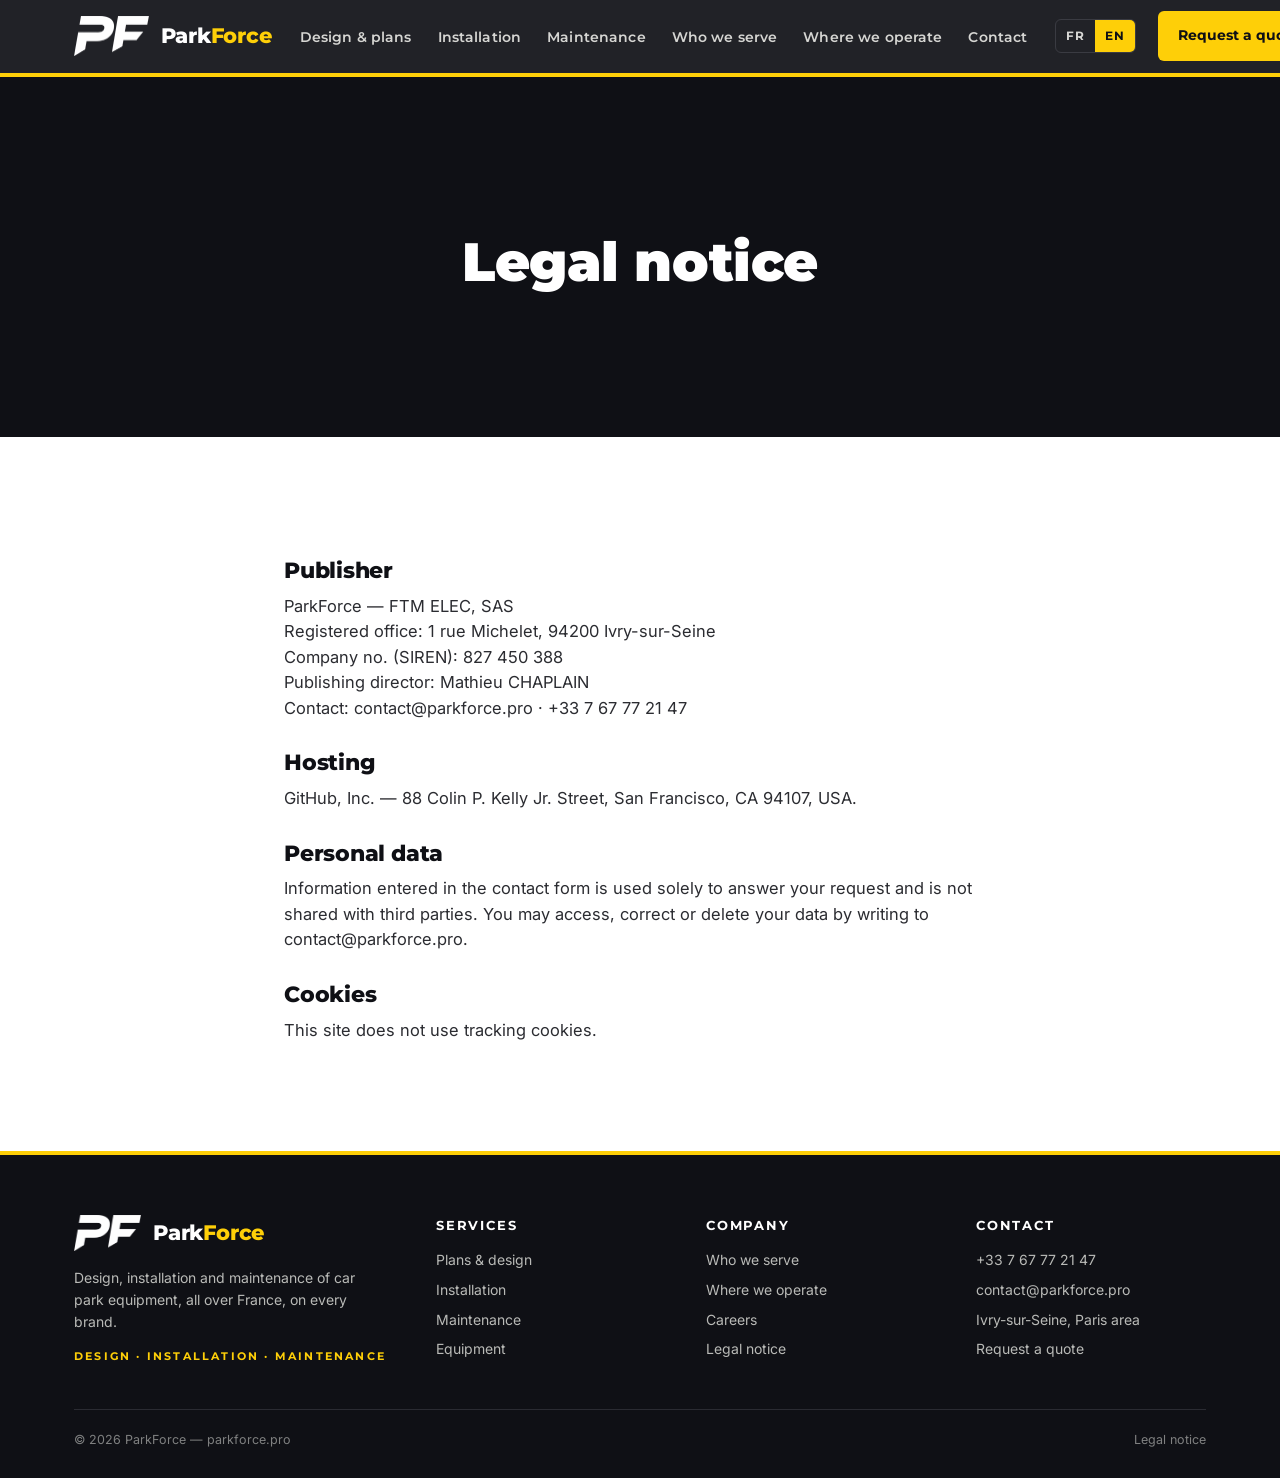
<file: en/mentions-legales.html>
<!DOCTYPE html>
<html lang="en">
<head>
<meta charset="utf-8">
<meta name="viewport" content="width=device-width, initial-scale=1">
<title>Legal notice — ParkForce</title>
<meta name="description" content="">
<link rel="canonical" href="https://parkforce.pro/en/mentions-legales.html">
<link rel="alternate" hreflang="fr" href="https://parkforce.pro/mentions-legales.html">
<link rel="alternate" hreflang="en" href="https://parkforce.pro/en/mentions-legales.html">
<link rel="icon" href="../assets/favicon.png" type="image/png">
<meta property="og:title" content="Legal notice — ParkForce"><meta property="og:description" content=""><meta property="og:image" content="https://parkforce.pro/assets/og.png"><meta property="og:type" content="website">
<link rel="preconnect" href="https://fonts.googleapis.com">
<link href="https://fonts.googleapis.com/css2?family=Montserrat:wght@500;700;800;900&family=Inter:wght@400;500;600&display=swap" rel="stylesheet">
<link rel="stylesheet" href="../assets/site.css">
</head>
<body>
<header>
  <div class="wrap nav">
    <a class="logo" href="index.html" aria-label="ParkForce"><img src="../assets/logo-blanc.png" alt="ParkForce"><span class="wordmark">Park<em>Force</em></span></a>
    <ul><li><a href="etude.html">Design & plans</a></li><li><a href="installation.html">Installation</a></li><li><a href="maintenance.html">Maintenance</a></li><li><a href="index.html#pourqui">Who we serve</a></li><li><a href="index.html#couverture">Where we operate</a></li><li><a href="contact.html">Contact</a></li></ul>
    <div class="right">
      <span class="tel">+33 7 67 77 21 47</span>
      <div class="langsw"><a href="../mentions-legales.html" hreflang="fr">FR</a><span>EN</span></div>
      <a class="btn btn-y" href="contact.html#form">Request a quote</a>
      <button class="burger" aria-label="Menu" onclick="document.getElementById('mnav').classList.toggle('open')">☰</button>
    </div>
  </div>
  <nav class="mobile-nav" id="mnav"><a href="etude.html">Design & plans</a><a href="installation.html">Installation</a><a href="maintenance.html">Maintenance</a><a href="index.html#pourqui">Who we serve</a><a href="index.html#couverture">Where we operate</a><a href="contact.html">Contact</a><a href="../mentions-legales.html">FR</a></nav>
</header>
<div class="hazard"></div>
<section class="phero" style="padding:50px 0 40px"><div class="wrap"><h1>Legal notice</h1></div></section><section><div class="wrap prose"><h3>Publisher</h3><p>ParkForce — FTM ELEC, SAS<br>Registered office: 1 rue Michelet, 94200 Ivry-sur-Seine<br>Company no. (SIREN): 827 450 388<br>Publishing director: Mathieu CHAPLAIN<br>Contact: contact@parkforce.pro · +33 7 67 77 21 47</p><h3>Hosting</h3><p>GitHub, Inc. — 88 Colin P. Kelly Jr. Street, San Francisco, CA 94107, USA.</p><h3>Personal data</h3><p>Information entered in the contact form is used solely to answer your request and is not shared with third parties. You may access, correct or delete your data by writing to contact@parkforce.pro.</p><h3>Cookies</h3><p>This site does not use tracking cookies.</p></div></section>
<footer>
  <div class="wrap">
    <div class="cols">
      <div>
        <div style="display:flex;align-items:center;gap:12px;margin-bottom:16px"><img src="../assets/logo-blanc.png" alt="ParkForce" style="margin:0"><span class="wordmark">Park<em>Force</em></span></div>
        <p style="font-size:14px;max-width:300px">Design, installation and maintenance of car park equipment, all over France, on every brand.</p>
        <p class="sig" style="margin-top:16px">Design · Installation · Maintenance</p>
      </div>
      <div><h5>Services</h5><ul><li><a href="etude.html">Plans & design</a></li><li><a href="installation.html">Installation</a></li><li><a href="maintenance.html">Maintenance</a></li><li><a href="index.html#equipements">Equipment</a></li></ul></div><div><h5>Company</h5><ul><li><a href="index.html#pourqui">Who we serve</a></li><li><a href="index.html#couverture">Where we operate</a></li><li><a href="contact.html">Careers</a></li><li><a href="mentions-legales.html">Legal notice</a></li></ul></div><div><h5>Contact</h5><ul><li>+33 7 67 77 21 47</li><li>contact@parkforce.pro</li><li>Ivry-sur-Seine, Paris area</li><li><a href="contact.html">Request a quote</a></li></ul></div>
    </div>
    <div class="legal"><span>© 2026 ParkForce — parkforce.pro</span><span><a href="mentions-legales.html">Legal notice</a></span></div>
  </div>
</footer>
<script>window.PF_CHAT_ENDPOINT="";</script>
<script src="../assets/chat.js" defer></script>
</body>
</html>
</file>
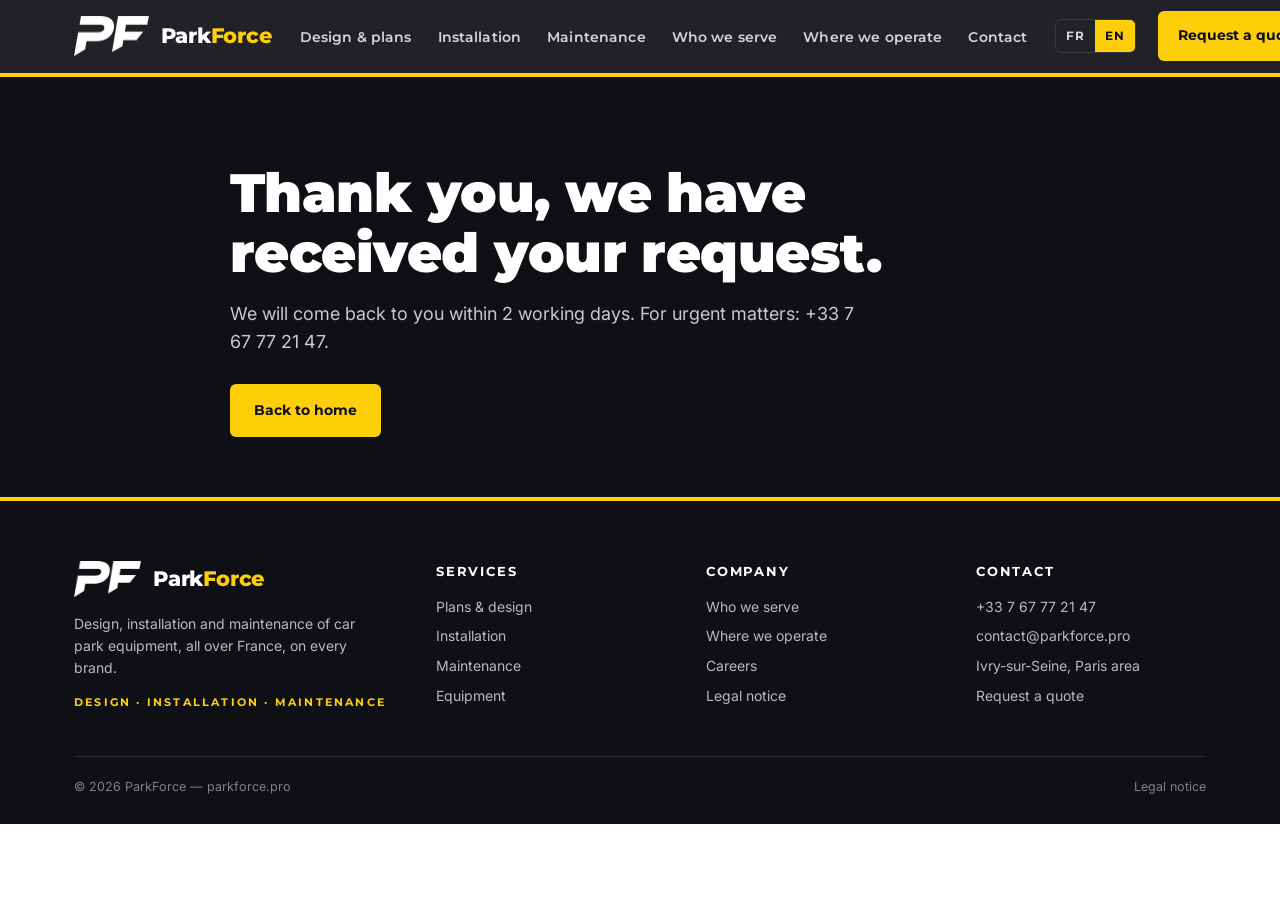
<file: en/merci.html>
<!DOCTYPE html>
<html lang="en">
<head>
<meta charset="utf-8">
<meta name="viewport" content="width=device-width, initial-scale=1">
<title>Thank you — ParkForce</title>
<meta name="description" content="">
<link rel="canonical" href="https://parkforce.pro/en/merci.html">
<link rel="alternate" hreflang="fr" href="https://parkforce.pro/merci.html">
<link rel="alternate" hreflang="en" href="https://parkforce.pro/en/merci.html">
<link rel="icon" href="../assets/favicon.png" type="image/png">
<meta property="og:title" content="Thank you — ParkForce"><meta property="og:description" content=""><meta property="og:image" content="https://parkforce.pro/assets/og.png"><meta property="og:type" content="website">
<link rel="preconnect" href="https://fonts.googleapis.com">
<link href="https://fonts.googleapis.com/css2?family=Montserrat:wght@500;700;800;900&family=Inter:wght@400;500;600&display=swap" rel="stylesheet">
<link rel="stylesheet" href="../assets/site.css">
</head>
<body>
<header>
  <div class="wrap nav">
    <a class="logo" href="index.html" aria-label="ParkForce"><img src="../assets/logo-blanc.png" alt="ParkForce"><span class="wordmark">Park<em>Force</em></span></a>
    <ul><li><a href="etude.html">Design & plans</a></li><li><a href="installation.html">Installation</a></li><li><a href="maintenance.html">Maintenance</a></li><li><a href="index.html#pourqui">Who we serve</a></li><li><a href="index.html#couverture">Where we operate</a></li><li><a href="contact.html">Contact</a></li></ul>
    <div class="right">
      <span class="tel">+33 7 67 77 21 47</span>
      <div class="langsw"><a href="../merci.html" hreflang="fr">FR</a><span>EN</span></div>
      <a class="btn btn-y" href="contact.html#form">Request a quote</a>
      <button class="burger" aria-label="Menu" onclick="document.getElementById('mnav').classList.toggle('open')">☰</button>
    </div>
  </div>
  <nav class="mobile-nav" id="mnav"><a href="etude.html">Design & plans</a><a href="installation.html">Installation</a><a href="maintenance.html">Maintenance</a><a href="index.html#pourqui">Who we serve</a><a href="index.html#couverture">Where we operate</a><a href="contact.html">Contact</a><a href="../merci.html">FR</a></nav>
</header>
<div class="hazard"></div>
<section class="phero"><div class="wrap"><h1>Thank you, we have received your request.</h1><p>We will come back to you within 2 working days. For urgent matters: +33 7 67 77 21 47.</p><p style="margin-top:28px"><a class="btn btn-y" href="index.html">Back to home</a></p></div></section>
<footer>
  <div class="wrap">
    <div class="cols">
      <div>
        <div style="display:flex;align-items:center;gap:12px;margin-bottom:16px"><img src="../assets/logo-blanc.png" alt="ParkForce" style="margin:0"><span class="wordmark">Park<em>Force</em></span></div>
        <p style="font-size:14px;max-width:300px">Design, installation and maintenance of car park equipment, all over France, on every brand.</p>
        <p class="sig" style="margin-top:16px">Design · Installation · Maintenance</p>
      </div>
      <div><h5>Services</h5><ul><li><a href="etude.html">Plans & design</a></li><li><a href="installation.html">Installation</a></li><li><a href="maintenance.html">Maintenance</a></li><li><a href="index.html#equipements">Equipment</a></li></ul></div><div><h5>Company</h5><ul><li><a href="index.html#pourqui">Who we serve</a></li><li><a href="index.html#couverture">Where we operate</a></li><li><a href="contact.html">Careers</a></li><li><a href="mentions-legales.html">Legal notice</a></li></ul></div><div><h5>Contact</h5><ul><li>+33 7 67 77 21 47</li><li>contact@parkforce.pro</li><li>Ivry-sur-Seine, Paris area</li><li><a href="contact.html">Request a quote</a></li></ul></div>
    </div>
    <div class="legal"><span>© 2026 ParkForce — parkforce.pro</span><span><a href="mentions-legales.html">Legal notice</a></span></div>
  </div>
</footer>
<script>window.PF_CHAT_ENDPOINT="";</script>
<script src="../assets/chat.js" defer></script>
</body>
</html>
</file>
<file: assets/site.css>
:root{
  --pf-yellow:#FECF08; --pf-yellow-2:#FFD32D; --pf-black:#0F1015; --pf-grey:#383636;
  --pf-text2:#6B6D72; --pf-line:#D9D9D6; --pf-light:#F3F3F1; --white:#fff;
  --font-head:'Montserrat',Arial,sans-serif; --font-body:'Inter',Arial,sans-serif;
  --maxw:1180px;
}
*{box-sizing:border-box;margin:0;padding:0}
html{scroll-behavior:smooth}
body{font-family:var(--font-body);color:var(--pf-black);background:var(--white);line-height:1.55;-webkit-font-smoothing:antialiased}
h1,h2,h3,h4{font-family:var(--font-head);line-height:1.12;letter-spacing:-.01em}
a{color:inherit;text-decoration:none}
.wrap{max-width:var(--maxw);margin:0 auto;padding:0 24px}
.eyebrow{font-family:var(--font-head);font-weight:700;font-size:12px;letter-spacing:.18em;text-transform:uppercase;color:var(--pf-text2);display:flex;align-items:center;gap:12px}
.eyebrow::before{content:"";width:28px;height:4px;background:var(--pf-yellow);border-radius:2px}
.dark .eyebrow{color:#c9c9c6}
.btn{display:inline-flex;align-items:center;gap:10px;font-family:var(--font-head);font-weight:700;font-size:14px;padding:14px 22px;border-radius:6px;border:2px solid transparent;transition:.18s;cursor:pointer}
.btn-y{background:var(--pf-yellow);color:var(--pf-black)}
.btn-y:hover{background:var(--pf-yellow-2);transform:translateY(-1px)}
.btn-ghost{border-color:#3a3b42;color:#fff}
.btn-ghost:hover{border-color:var(--pf-yellow);color:var(--pf-yellow)}
.btn-dark{background:var(--pf-black);color:#fff}
.btn-dark:hover{background:#23242b}
.btn svg{width:16px;height:16px}

/* HEADER */
header{position:sticky;top:0;z-index:50;background:rgba(15,16,21,.92);backdrop-filter:blur(10px);border-bottom:1px solid #22232a}
.nav{display:flex;align-items:center;justify-content:space-between;height:72px}
.nav .logo img{height:40px;display:block}
.nav ul{display:flex;gap:30px;list-style:none}
.nav ul a{color:#d6d6d3;font-size:14px;font-weight:500;padding:8px 0;border-bottom:2px solid transparent}
.nav ul a:hover{color:#fff;border-bottom-color:var(--pf-yellow)}
.nav .right{display:flex;align-items:center;gap:18px}
.nav .tel{color:#d6d6d3;font-size:14px;font-weight:500}
.burger{display:none;background:none;border:0;color:#fff;font-size:26px}
@media(max-width:980px){.nav ul,.nav .tel{display:none}.burger{display:block}}

/* HERO */
.hero{background:var(--pf-black);color:#fff;position:relative;overflow:hidden}
.hero::after{content:"";position:absolute;inset:auto -10% -40% auto;width:60%;height:120%;background:
  repeating-linear-gradient(115deg,transparent 0 42px,rgba(254,207,8,.07) 42px 46px);transform:skewY(-6deg);pointer-events:none}
.hero .wrap{position:relative;z-index:1;padding:92px 24px 80px;display:grid;grid-template-columns:1.25fr 1fr;gap:56px;align-items:center}
.hero h1{font-size:clamp(38px,5vw,62px);font-weight:900;margin:18px 0 22px}
.hero h1 em{font-style:normal;color:var(--pf-yellow)}
.hero p.lead{font-size:18px;color:#c9c9c6;max-width:560px;margin-bottom:34px}
.hero .ctas{display:flex;gap:14px;flex-wrap:wrap}
.hero .sig{margin-top:44px;font-family:var(--font-head);font-weight:700;letter-spacing:.28em;font-size:12px;color:var(--pf-yellow);text-transform:uppercase}
.kpis{display:grid;grid-template-columns:1fr 1fr;gap:14px}
.kpi{background:#17181e;border:1px solid #2a2b32;border-radius:10px;padding:26px 22px;position:relative;overflow:hidden}
.kpi::before{content:"";position:absolute;left:0;top:0;bottom:0;width:4px;background:var(--pf-yellow)}
.kpi b{display:block;font-family:var(--font-head);font-size:40px;font-weight:800;line-height:1}
.kpi span{display:block;color:#a5a6a3;font-size:13px;margin-top:8px}
@media(max-width:900px){.hero .wrap{grid-template-columns:1fr;padding:60px 24px}.kpis{grid-template-columns:1fr 1fr}}
@media(max-width:520px){.kpis{grid-template-columns:1fr}}

/* LOGOS BAND */
.band{background:var(--pf-light);border-bottom:1px solid var(--pf-line)}
.band .wrap{display:flex;align-items:center;gap:34px;padding:18px 24px;flex-wrap:wrap;justify-content:center}
.band span.lbl{font-size:12px;color:var(--pf-text2);text-transform:uppercase;letter-spacing:.14em;font-weight:600}
.band span.m{font-family:var(--font-head);font-weight:800;font-size:17px;color:#9a9b98;letter-spacing:.02em}

/* SECTIONS */
section{padding:92px 0}
.sec-head{max-width:720px;margin-bottom:48px}
.sec-head h2{font-size:clamp(28px,3.4vw,42px);font-weight:800;margin:14px 0 14px}
.sec-head p{color:var(--pf-text2);font-size:17px}

/* METIERS */
.metiers{display:grid;grid-template-columns:repeat(3,1fr);gap:22px}
.metier{border:1px solid var(--pf-line);border-radius:12px;padding:34px 30px 30px;background:#fff;display:flex;flex-direction:column;transition:.2s;position:relative}
.metier:hover{border-color:var(--pf-black);box-shadow:0 18px 40px -24px rgba(15,16,21,.35);transform:translateY(-3px)}
.metier .num{font-family:var(--font-head);font-weight:900;font-size:14px;color:var(--pf-black);background:var(--pf-yellow);display:inline-block;padding:6px 10px;border-radius:4px;letter-spacing:.08em}
.metier h3{font-size:24px;font-weight:800;margin:18px 0 10px}
.metier p{color:var(--pf-text2);font-size:15px;margin-bottom:18px}
.metier ul{list-style:none;margin-bottom:24px;flex:1}
.metier li{padding:8px 0 8px 26px;border-top:1px solid var(--pf-line);font-size:14.5px;position:relative}
.metier li::before{content:"";position:absolute;left:4px;top:15px;width:9px;height:9px;background:var(--pf-yellow);border-radius:2px;transform:rotate(45deg)}
.metier a.more{font-family:var(--font-head);font-weight:700;font-size:14px;display:inline-flex;gap:8px;align-items:center}
.metier a.more:hover{color:#5a5b60}
@media(max-width:900px){.metiers{grid-template-columns:1fr}}

/* MAINTENANCE MODES */
.dark{background:var(--pf-black);color:#fff}
.modes{display:grid;grid-template-columns:1fr 1fr;gap:22px;margin-top:10px}
.mode{background:#17181e;border:1px solid #2a2b32;border-radius:12px;padding:34px}
.mode h3{font-size:22px;font-weight:800;margin-bottom:10px;display:flex;align-items:center;gap:12px}
.mode h3 i{width:12px;height:12px;background:var(--pf-yellow);border-radius:2px;display:inline-block}
.mode p{color:#b9bab7;font-size:15px;margin-bottom:16px}
.mode ul{list-style:none}
.mode li{color:#e4e4e1;font-size:14.5px;padding:7px 0 7px 22px;position:relative;border-top:1px solid #2a2b32}
.mode li::before{content:"—";position:absolute;left:0;color:var(--pf-yellow)}
@media(max-width:820px){.modes{grid-template-columns:1fr}}

/* EQUIPEMENTS */
.equip{display:grid;grid-template-columns:repeat(4,1fr);gap:16px}
.eq{background:var(--pf-light);border-radius:10px;padding:22px 20px;display:flex;gap:14px;align-items:flex-start}
.eq svg{width:30px;height:30px;flex:none;stroke:var(--pf-black);fill:none;stroke-width:1.8;stroke-linecap:round;stroke-linejoin:round}
.eq b{display:block;font-family:var(--font-head);font-size:15px;font-weight:700;margin-bottom:3px}
.eq span{font-size:13px;color:var(--pf-text2)}
.brands{margin-top:36px;padding:22px 26px;border:1px dashed var(--pf-line);border-radius:10px;display:flex;gap:10px 28px;flex-wrap:wrap;align-items:center;font-size:14px;color:var(--pf-text2)}
.brands b{color:var(--pf-black);font-family:var(--font-head)}
@media(max-width:980px){.equip{grid-template-columns:1fr 1fr}}
@media(max-width:540px){.equip{grid-template-columns:1fr}}

/* POUR QUI + COUVERTURE */
.split{display:grid;grid-template-columns:1fr 1fr;gap:60px;align-items:start}
.clients{list-style:none;display:grid;gap:12px}
.clients li{border-left:4px solid var(--pf-yellow);padding:12px 18px;background:var(--pf-light);border-radius:0 8px 8px 0}
.clients li b{font-family:var(--font-head);display:block;font-size:15px}
.clients li span{font-size:14px;color:var(--pf-text2)}
.map{background:var(--pf-black);border-radius:14px;padding:30px;color:#fff;position:relative}
.map h3{font-size:20px;font-weight:800;margin-bottom:6px}
.map p{color:#b9bab7;font-size:14px;margin-bottom:18px}
.map svg{width:100%;height:auto;display:block}
.map .hubs{display:flex;flex-wrap:wrap;gap:8px;margin-top:14px}
.map .hubs span{font-size:12.5px;background:#23242b;border:1px solid #33343b;padding:5px 10px;border-radius:999px;color:#e4e4e1}
.map .hubs span.h{background:var(--pf-yellow);color:var(--pf-black);border-color:var(--pf-yellow);font-weight:600}
@media(max-width:900px){.split{grid-template-columns:1fr}}

/* PROCESS */
.steps{display:grid;grid-template-columns:repeat(4,1fr);gap:0;counter-reset:s;border-top:4px solid var(--pf-yellow)}
.step{padding:28px 24px 0 0;position:relative}
.step::before{counter-increment:s;content:"0" counter(s);font-family:var(--font-head);font-weight:900;font-size:44px;color:var(--pf-line);line-height:1;display:block;margin-bottom:10px}
.step h4{font-size:17px;font-weight:800;margin-bottom:8px}
.step p{font-size:14.5px;color:var(--pf-text2)}
@media(max-width:900px){.steps{grid-template-columns:1fr 1fr}}
@media(max-width:540px){.steps{grid-template-columns:1fr}}

/* CTA BAND */
.cta{background:var(--pf-yellow);color:var(--pf-black)}
.cta .wrap{display:flex;align-items:center;justify-content:space-between;gap:30px;padding:54px 24px;flex-wrap:wrap}
.cta h2{font-size:clamp(26px,3vw,36px);font-weight:900;max-width:640px}
.cta p{margin-top:8px;font-size:16px;color:#3a3200}

/* CONTACT */
.contact{display:grid;grid-template-columns:1fr 1.2fr;gap:60px}
.contact .info p{color:var(--pf-text2);margin-bottom:22px;font-size:16px}
.contact .info dl{display:grid;grid-template-columns:auto 1fr;gap:10px 18px;font-size:15px}
.contact .info dt{font-family:var(--font-head);font-weight:700;color:var(--pf-black)}
form{background:var(--pf-light);padding:34px;border-radius:14px;display:grid;gap:14px;grid-template-columns:1fr 1fr}
form label{font-size:13px;font-weight:600;display:grid;gap:6px}
form input,form select,form textarea{font:inherit;font-size:15px;padding:12px 14px;border:1px solid var(--pf-line);border-radius:7px;background:#fff;width:100%}
form input:focus,form select:focus,form textarea:focus{outline:2px solid var(--pf-yellow);border-color:var(--pf-yellow)}
form .full{grid-column:1/-1}
form .ok{grid-column:1/-1;background:var(--pf-black);color:#fff;padding:14px 18px;border-radius:8px;font-size:14.5px;display:none}
@media(max-width:900px){.contact{grid-template-columns:1fr}form{grid-template-columns:1fr}}

/* FOOTER */
footer{background:var(--pf-black);color:#b9bab7;padding:60px 0 28px;border-top:4px solid var(--pf-yellow)}
footer .cols{display:grid;grid-template-columns:1.4fr 1fr 1fr 1fr;gap:40px;margin-bottom:44px}
footer img{height:36px;margin-bottom:16px}
footer h5{font-family:var(--font-head);color:#fff;font-size:13px;letter-spacing:.14em;text-transform:uppercase;margin-bottom:14px}
footer ul{list-style:none;display:grid;gap:8px;font-size:14px}
footer ul a:hover{color:var(--pf-yellow)}
footer .legal{border-top:1px solid #2a2b32;padding-top:20px;display:flex;justify-content:space-between;flex-wrap:wrap;gap:10px;font-size:12.5px;color:#7f8080}
footer .sig{font-family:var(--font-head);color:var(--pf-yellow);letter-spacing:.2em;font-size:11px;font-weight:700;text-transform:uppercase}
@media(max-width:900px){footer .cols{grid-template-columns:1fr 1fr}}
@media(max-width:540px){footer .cols{grid-template-columns:1fr}}

.hero::after{display:none}
.hero-art{position:absolute;inset:0;width:100%;height:100%;opacity:.32;pointer-events:none}

/* v3 */
.wordmark{white-space:nowrap;font-family:var(--font-head);font-weight:800;font-size:21px;letter-spacing:-.01em;color:#fff;display:inline-block}
.wordmark em{font-style:normal;color:var(--pf-yellow)}
.nav .logo{display:flex;align-items:center;gap:12px}
.hazard{height:4px;background:var(--pf-yellow)}
.hazard-thin{height:4px;width:72px;background:var(--pf-yellow);border-radius:2px;margin:18px 0 0}

.hero{min-height:620px}
.hero-photo{position:absolute;inset:0;width:100%;height:100%;object-fit:cover;object-position:center;opacity:.8;pointer-events:none}
.hero::before{content:"";position:absolute;inset:0;background:linear-gradient(90deg,rgba(15,16,21,.92) 0%,rgba(15,16,21,.72) 45%,rgba(15,16,21,.15) 100%);z-index:0}
.hero .wrap{z-index:1}
.hero-art{display:none}
.hero h1 .brand{color:#fff}.hero h1 .brand em{font-style:normal;color:var(--pf-yellow)}
.metier{padding:0;overflow:hidden}
.metier .ph{height:190px;background:#17181e;overflow:hidden;position:relative}
.metier .ph img{width:100%;height:100%;object-fit:cover;display:block;transition:transform .5s}
.metier:hover .ph img{transform:scale(1.04)}
.metier .ph::after{content:"";position:absolute;left:0;right:0;bottom:0;height:4px;background:var(--pf-yellow)}
.metier .bd{padding:26px 28px 28px;display:flex;flex-direction:column;flex:1}
.metier .num{margin-top:-44px;position:relative;z-index:2;box-shadow:0 4px 12px rgba(0,0,0,.25)}
.cta-mid{background:var(--pf-black);color:#fff;border-top:6px solid var(--pf-yellow)}
.cta-mid .wrap{display:flex;align-items:center;justify-content:space-between;gap:30px;padding:40px 24px;flex-wrap:wrap}
.cta-mid h2{font-size:clamp(22px,2.6vw,30px);font-weight:800;max-width:720px}
.cta-mid p{color:#b9bab7;margin-top:6px}
.who-img{border-radius:14px;overflow:hidden;position:relative;min-height:380px;background:#17181e}
.who-img img{width:100%;height:100%;object-fit:cover;display:block;position:absolute;inset:0}
.who-img .tag{position:absolute;left:18px;bottom:18px;background:var(--pf-yellow);color:var(--pf-black);font:800 13px var(--font-head);padding:8px 12px;border-radius:6px;letter-spacing:.06em}
.cover{display:grid;grid-template-columns:1.1fr .9fr;gap:40px;align-items:start}
.map{padding:0;background:transparent}
.map svg{background:#17181e;border-radius:14px;border:1px solid #2a2b32}
.zone{fill:#FECF08;fill-opacity:.08;stroke:#6B6D72;stroke-width:1;stroke-dasharray:4 4;transition:.25s;cursor:pointer}
.zone.sec{fill:#9a9b98;fill-opacity:.06}
.zone.on{fill-opacity:.16;stroke:#FECF08;stroke-dasharray:none;stroke-width:2}
.hub{cursor:pointer}
.hub circle{transition:.25s}
.hub.on circle.ring{r:14}
.hublist{display:grid;gap:8px;grid-template-columns:1fr 1fr}
.hubbtn{display:flex;align-items:center;gap:10px;background:#17181e;border:1px solid #2a2b32;border-radius:8px;padding:10px 12px;cursor:pointer;text-align:left;color:#fff;font:inherit;transition:.2s}
.hubbtn:hover{border-color:#6B6D72}
.hubbtn.on{border-color:var(--pf-yellow);background:#1d1e26}
.hubbtn i{width:12px;height:12px;border-radius:50%;background:#6B6D72;flex:none}
.hubbtn.on i{background:var(--pf-yellow)}
.hubbtn b{font-family:var(--font-head);font-size:13.5px;display:block}
.hubbtn span{font-size:12px;color:#b9bab7;line-height:1.3}
.hubbtn.all{grid-column:1/-1;justify-content:center;font-family:var(--font-head);font-weight:700;color:#e4e4e1}
.equip-feature{display:grid;grid-template-columns:1fr 1fr;gap:28px;align-items:center;margin-bottom:34px}
.equip-feature img{width:100%;border-radius:14px;display:block;aspect-ratio:3/2;object-fit:cover}
.equip-feature h3{font-size:24px;font-weight:800;margin-bottom:10px}
.equip-feature p{color:var(--pf-text2);font-size:15.5px}
.langsw{display:inline-flex;border:1px solid #3a3b42;border-radius:6px;overflow:hidden;font-family:var(--font-head);font-weight:700;font-size:12px;letter-spacing:.08em}
.langsw a,.langsw span{padding:7px 10px;color:#d6d6d3}
.langsw span{background:var(--pf-yellow);color:var(--pf-black)}
.langsw a:hover{color:var(--pf-yellow)}
.phero{min-height:360px;display:flex;align-items:center}
.phero-photo{position:absolute;inset:0;width:100%;height:100%;object-fit:cover;opacity:.45;pointer-events:none}
.phero::before{content:"";position:absolute;inset:0;background:linear-gradient(90deg,rgba(15,16,21,.97) 0%,rgba(15,16,21,.8) 50%,rgba(15,16,21,.3) 100%);z-index:0}
.phero::after{display:none}
.phero .wrap{z-index:1}
@media(max-width:900px){.cover{grid-template-columns:1fr}.equip-feature{grid-template-columns:1fr}.who-img{min-height:260px}}
.nav ul{gap:26px}.nav ul a{white-space:nowrap;font-family:var(--font-head);font-weight:600;font-size:13.5px;letter-spacing:.01em}.nav .btn-y{white-space:nowrap;padding:12px 18px}.nav .right{gap:22px;margin-left:28px}.nav .tel{font-family:var(--font-head);font-weight:600;font-size:13.5px;color:#fff;letter-spacing:.02em}
.nav .logo{margin-right:28px}.nav .tel{white-space:nowrap}
@media(max-width:1500px){.nav .tel{display:none}}
@media(max-width:1100px){.nav ul{gap:16px}.nav ul a{font-size:13px}}
@media(max-width:980px){.nav .right .langsw{display:none}.wordmark{font-size:18px}}

.cta-top .wrap{padding:36px 24px}.cta-top h2{font-size:clamp(22px,2.6vw,30px)}
/* inner pages */
.phero{background:var(--pf-black);color:#fff;padding:70px 0 60px;position:relative;overflow:hidden}
.phero::after{content:"";position:absolute;inset:auto -10% -40% auto;width:50%;height:120%;background:repeating-linear-gradient(115deg,transparent 0 42px,rgba(254,207,8,.07) 42px 46px);transform:skewY(-6deg);pointer-events:none}
.phero .wrap{position:relative;z-index:1}
.phero h1{font-size:clamp(34px,4.4vw,54px);font-weight:900;margin:16px 0 16px;max-width:820px}
.phero p{font-size:18px;color:#c9c9c6;max-width:640px}
.phero .num{font-family:var(--font-head);font-weight:900;font-size:13px;color:var(--pf-black);background:var(--pf-yellow);display:inline-block;padding:6px 10px;border-radius:4px;letter-spacing:.08em}
.cols2{display:grid;grid-template-columns:1fr 1fr;gap:28px}
.card{border:1px solid var(--pf-line);border-radius:12px;padding:30px;background:#fff}
.card h3{font-size:21px;font-weight:800;margin-bottom:10px}
.card p{color:var(--pf-text2);font-size:15px}
.card ul{list-style:none;margin-top:14px}
.card li{padding:7px 0 7px 24px;border-top:1px solid var(--pf-line);font-size:14.5px;position:relative}
.card li::before{content:"";position:absolute;left:4px;top:14px;width:9px;height:9px;background:var(--pf-yellow);border-radius:2px;transform:rotate(45deg)}
.prose{max-width:760px;font-size:16.5px}
.prose p{margin-bottom:16px;color:#2b2c31}
.prose h3{font-size:22px;font-weight:800;margin:30px 0 10px}
.faq details{border-top:1px solid var(--pf-line);padding:16px 0}
.faq summary{cursor:pointer;font-family:var(--font-head);font-weight:700;font-size:16px;list-style:none;display:flex;justify-content:space-between}
.faq summary::after{content:"+";color:var(--pf-yellow);font-size:22px;line-height:1}
.faq details[open] summary::after{content:"–"}
.faq p{margin-top:10px;color:var(--pf-text2);font-size:15px}
.lang{font-size:12px;font-weight:700;letter-spacing:.1em;color:#d6d6d3;border:1px solid #3a3b42;padding:6px 9px;border-radius:4px}
.lang:hover{border-color:var(--pf-yellow);color:var(--pf-yellow)}
.mobile-nav{display:none;background:var(--pf-black);border-top:1px solid #22232a}
.mobile-nav.open{display:block}
.mobile-nav a{display:block;padding:14px 24px;color:#fff;border-bottom:1px solid #22232a;font-weight:500}
@media(max-width:900px){.cols2{grid-template-columns:1fr}}
@media(max-width:980px){.nav .right .btn-y,.nav .right .lang{display:none}}
</file>
